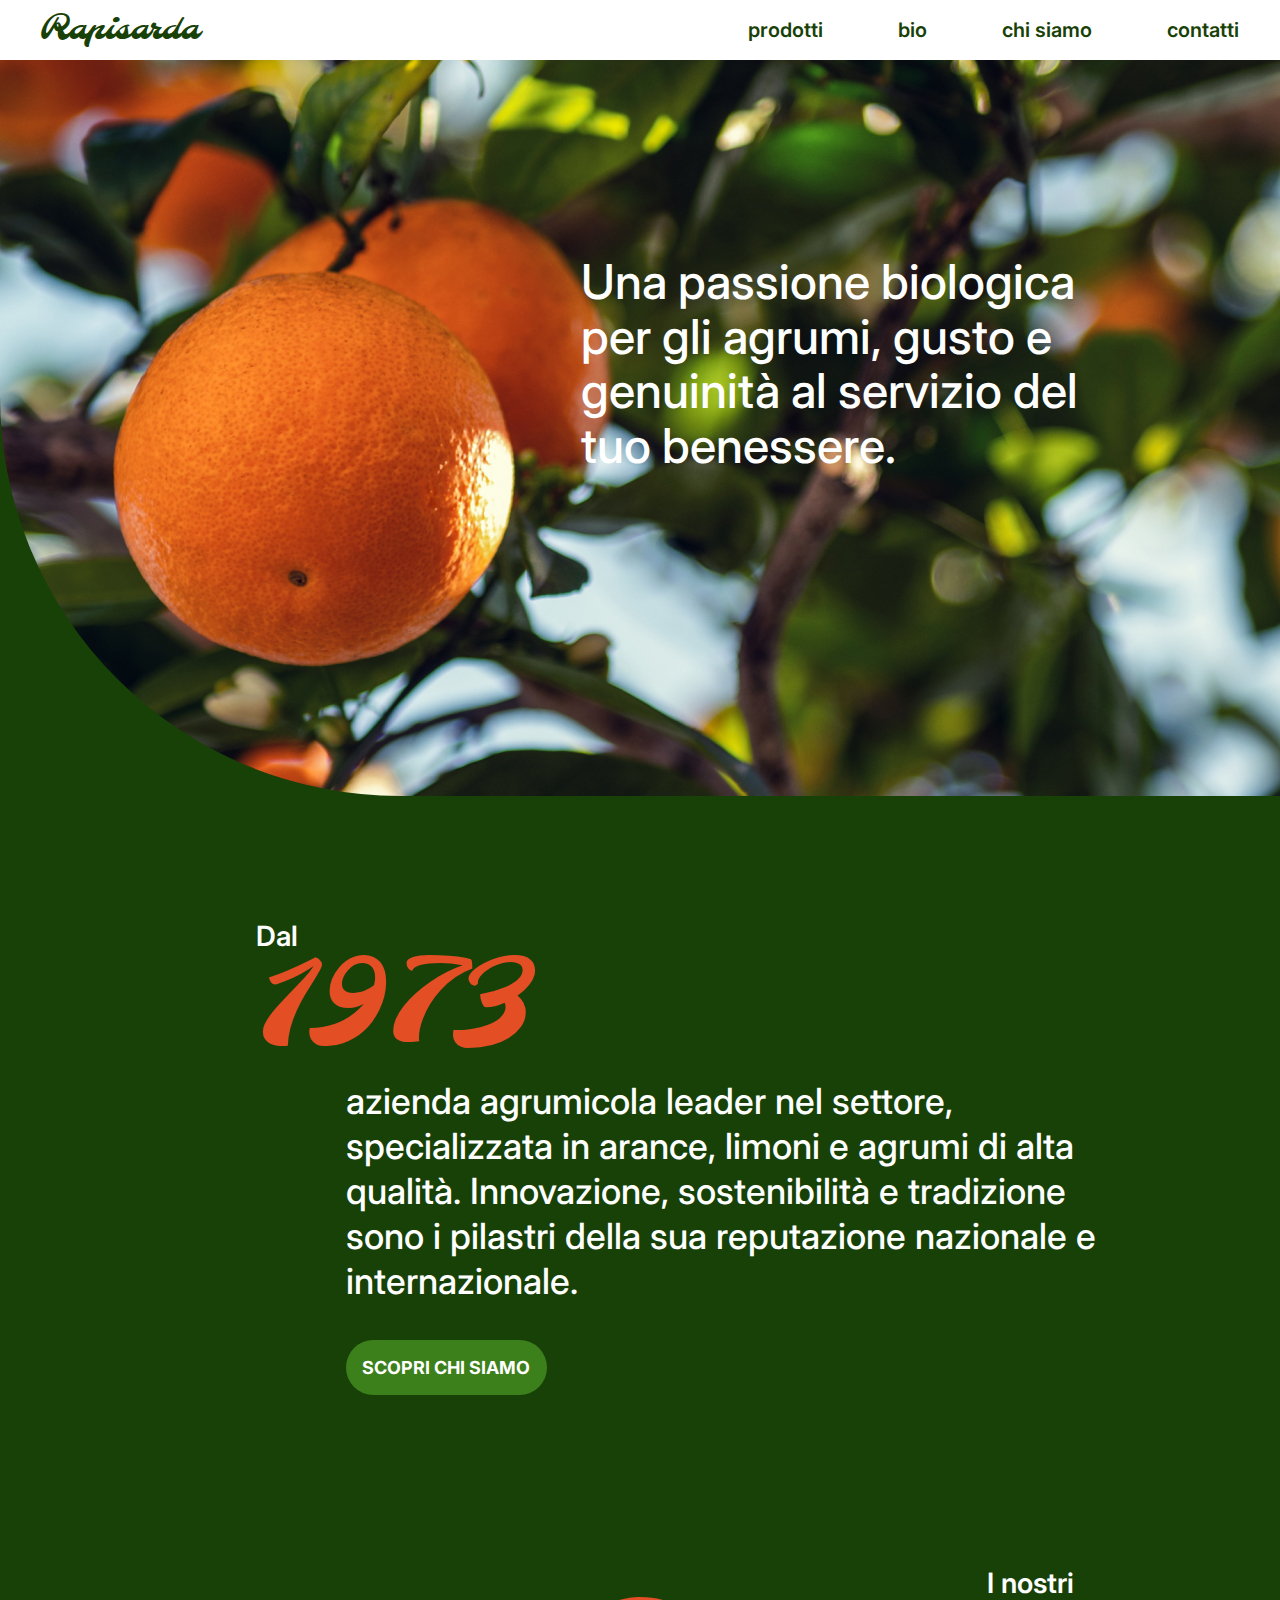
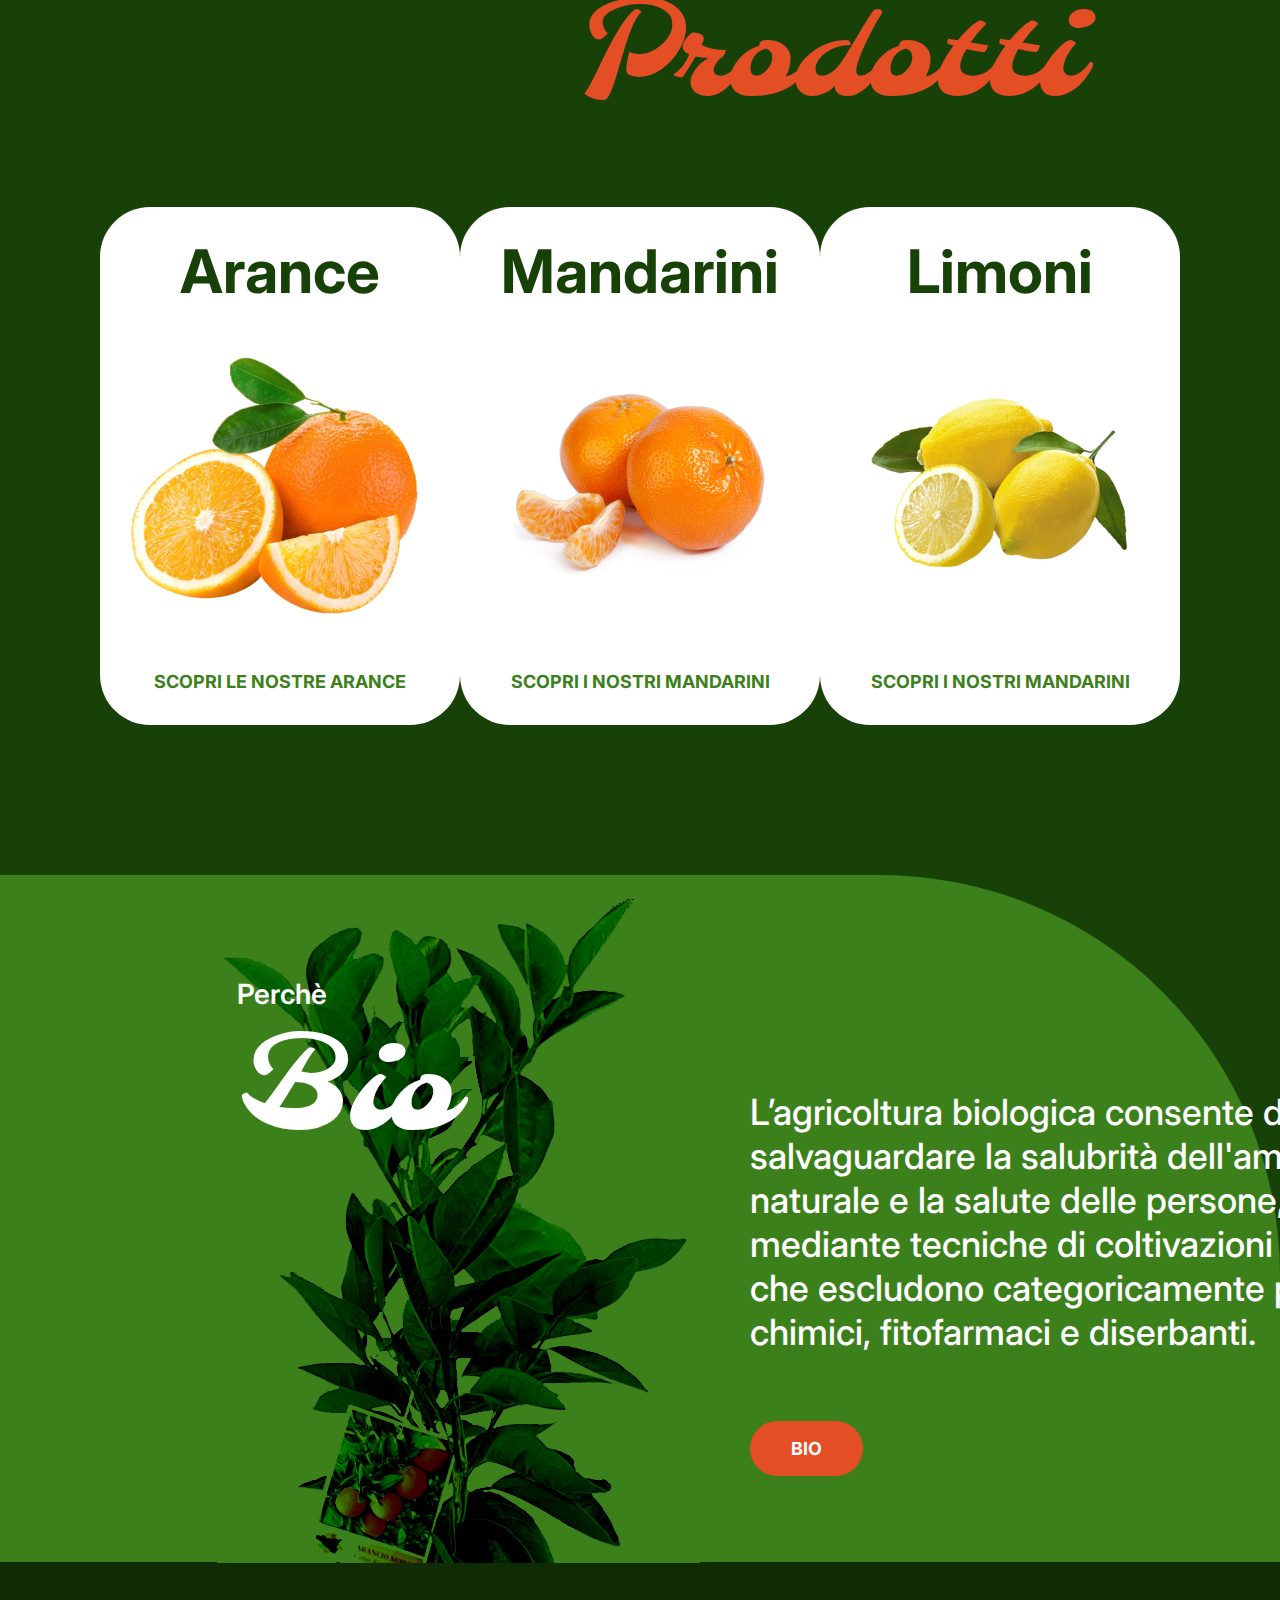
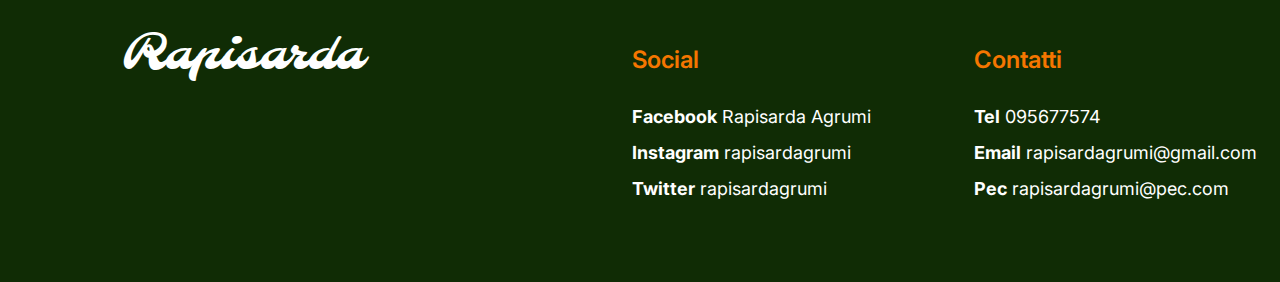
<file: index.html>
<!DOCTYPE html>
<html lang="en">
<head>
    <meta charset="UTF-8">
    <meta http-equiv="X-UA-Compatible" content="IE=edge">
    <meta name="viewport" content="width=device-width, initial-scale=1.0">
    <meta name="author" content="Pietra Rapisarda e Daniele Rapisarda">
    <title>Rapisarda Agrumi</title>
    <link rel="stylesheet" href="css/style.css">
    <link rel="preconnect" href="https://fonts.googleapis.com">
    <link rel="preconnect" href="https://fonts.gstatic.com" crossorigin>
    <link href="https://fonts.googleapis.com/css2?family=Inter:wght@300;400;500;600;700&family=Molle&display=swap" rel="stylesheet">
</head>

<body>
    <header>
        <a href="index.html"><h1>Rapisarda</h1></a>
        <a href="menurespindex.html"> <img src="img/altro/icon.svg" alt=" icona" /></a>
        <nav>
            <div id="menu">
                <ul>
                    <li>
                        <a>prodotti</a>
                        <ul>
                            <li><a href="arance.html">arance</a></li>
                            <li><a href="mandarini.html">mandarini</a></li>
                            <li><a href="limoni.html">limoni</a></li>
                        </ul>
                    </li>
                    <li><a href="bio.html">bio</a></li>
                    <li><a href="chisiamo.html">chi siamo</a></li>
                    <li><a href="contatti.html">contatti</a></li>
                </ul>
            </div>
        </nav>
    </header>

        <div class="card1">
            <img src="img/home/intro.jpg" alt="1"/>
            <p>Una passione biologica per gli agrumi, gusto e genuinità al servizio del tuo benessere.</p>
        </div>

        <div class="card2">
            <h4>Dal</h4>
            <h3>1973</h3>
            <div class="grid">
            <p>azienda agrumicola leader nel settore, specializzata in arance, limoni e agrumi di alta qualità. Innovazione, sostenibilità e tradizione sono i pilastri della sua reputazione nazionale e internazionale.</p>
            <button><a href="chisiamo.html">SCOPRI CHI SIAMO</a></button>
            </div>
        </div>

        <div class="card3">
            <h4>I nostri</h4>
            <h3>Prodotti</h3>
        </div>

        <section class="grid">
           <div class="card">
                <a href="arance.html"><h2>Arance</h2></a>
                <a href="arance.html"><img src="img/home/arance.png" alt="Immagine dell'arancia"></a>
                <button><a href="arance.html">SCOPRI LE NOSTRE ARANCE</a></button>
            </div>
            <div class="card">
                <a href="mandarini.html"><h2>Mandarini</h2></a>
                <a href="mandarini.html"><img src="img/home/mandarini.png" alt="Immagine dei mandarini"></a>
                <button><a href="mandarini.html">SCOPRI I NOSTRI MANDARINI</a></button>
            </div>
            <div class="card">
                <a href="limoni.html"><h2>Limoni</h2></a>
                <a href="limoni.html"><img src="img/home/limoni.png" alt="Immagine dei limoni"></a>
                <button><a href="mandarini.html">SCOPRI I NOSTRI MANDARINI</a></button>
            </div>
        </section>

        <div class="card4">
            <div class="coppia">
            <h4>Perchè</h4>
            <h3>Bio</h3>
        </div>
        <div class="tutto">
            <img src="img/home/pianta.png" alt="pianta">
            <div class="testo">
            <p>L’agricoltura biologica consente di salvaguardare la salubrità dell'ambiente naturale e la salute delle persone, mediante tecniche di coltivazioni naturali che escludono categoricamente prodotti chimici, fitofarmaci e diserbanti.</p>
            <button><a href="bio.html">BIO</a></button>
        </div>
    </div>
        </div>
</body>

<footer>
    <div class="titolofooter">
        <a href="index.html"><h1>Rapisarda</h1></a>
    </div>
    <div class="due">
        <div class="social">
            <h5>Social</h5>
            <ul>
                <li><a href="social"><b>Facebook</b> Rapisarda Agrumi</a></li>
                <li><a href="social"><b>Instagram</b> rapisardagrumi</a></li>
                <li><a href="social"><b>Twitter</b> rapisardagrumi</a></li>
            </ul>
        </div>
        <div class="contatti">
            <h5>Contatti</h5>
            <ul>
                <li><b>Tel</b> 095677574</li>
                <li><b>Email</b> rapisardagrumi@gmail.com</li>
                <li><b>Pec</b> rapisardagrumi@pec.com</li>
            </ul>
        </div>
    </div>
</footer>

</html>
</file>
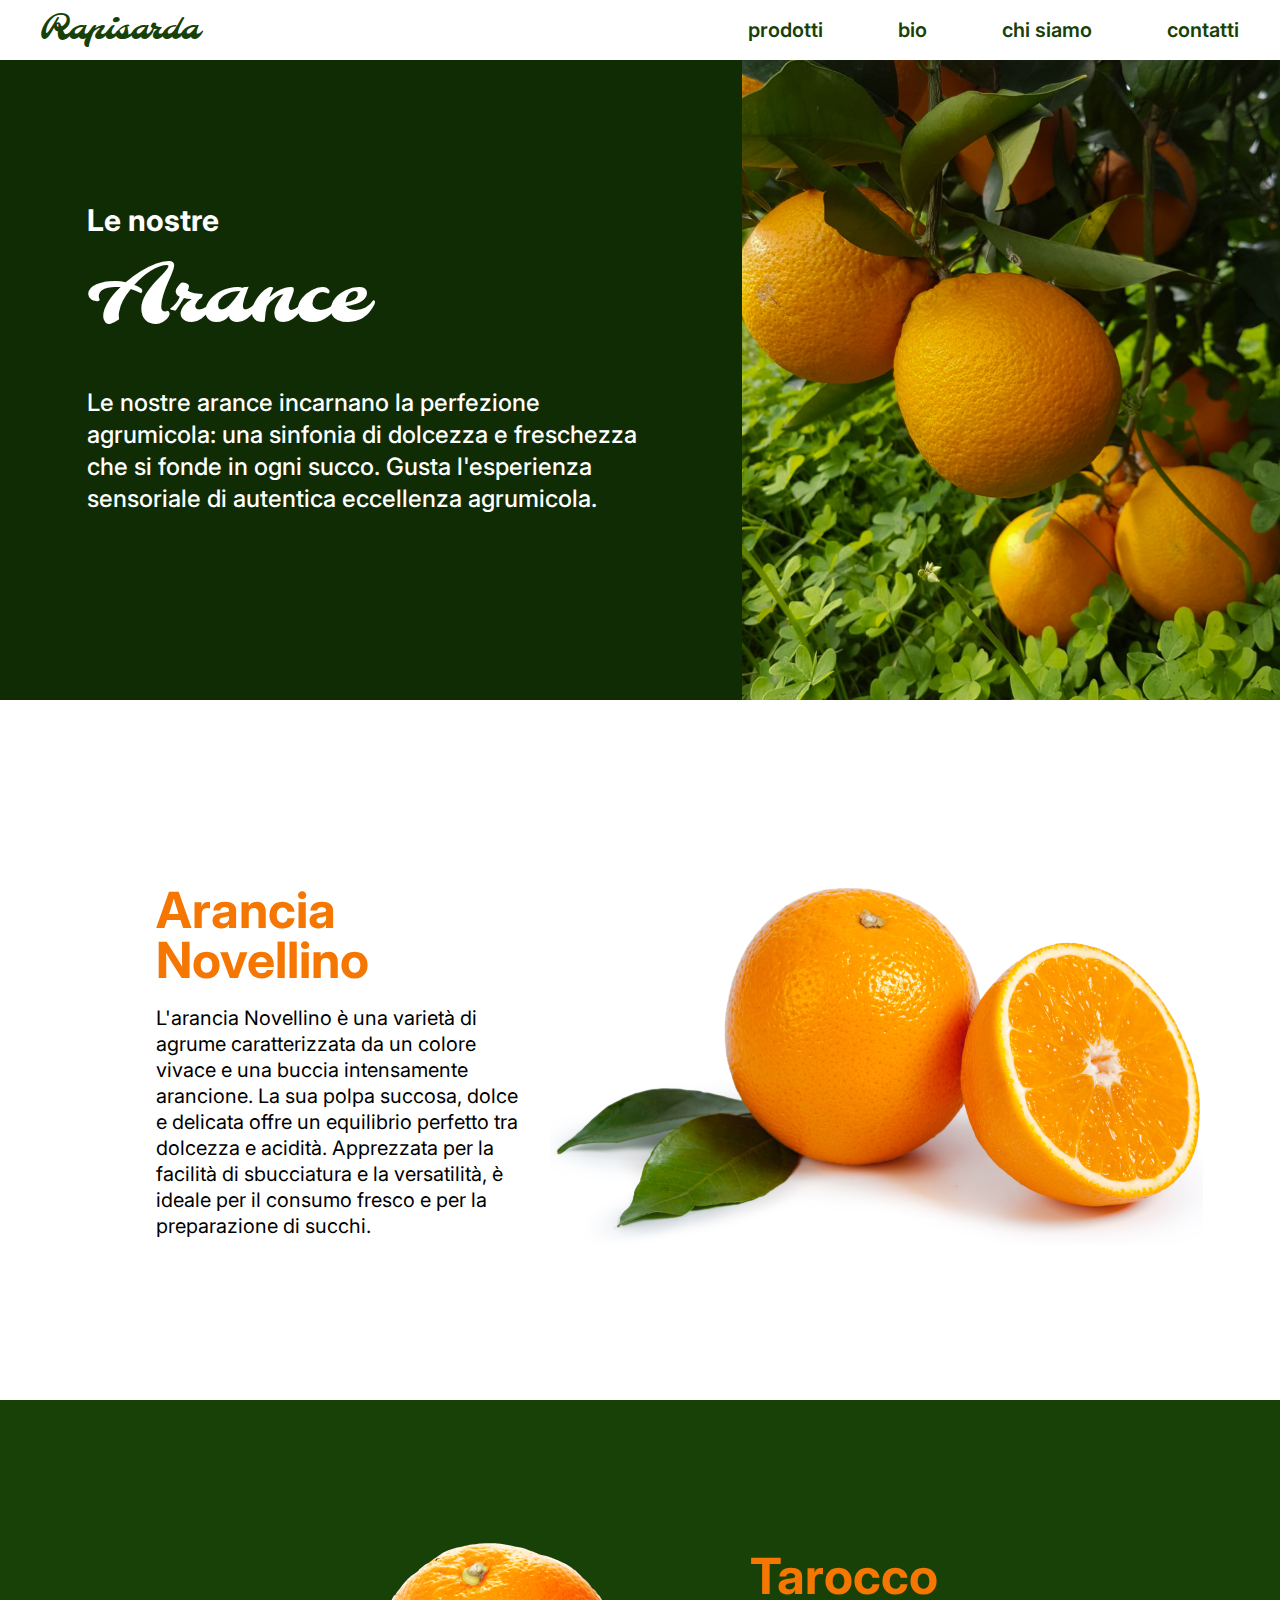
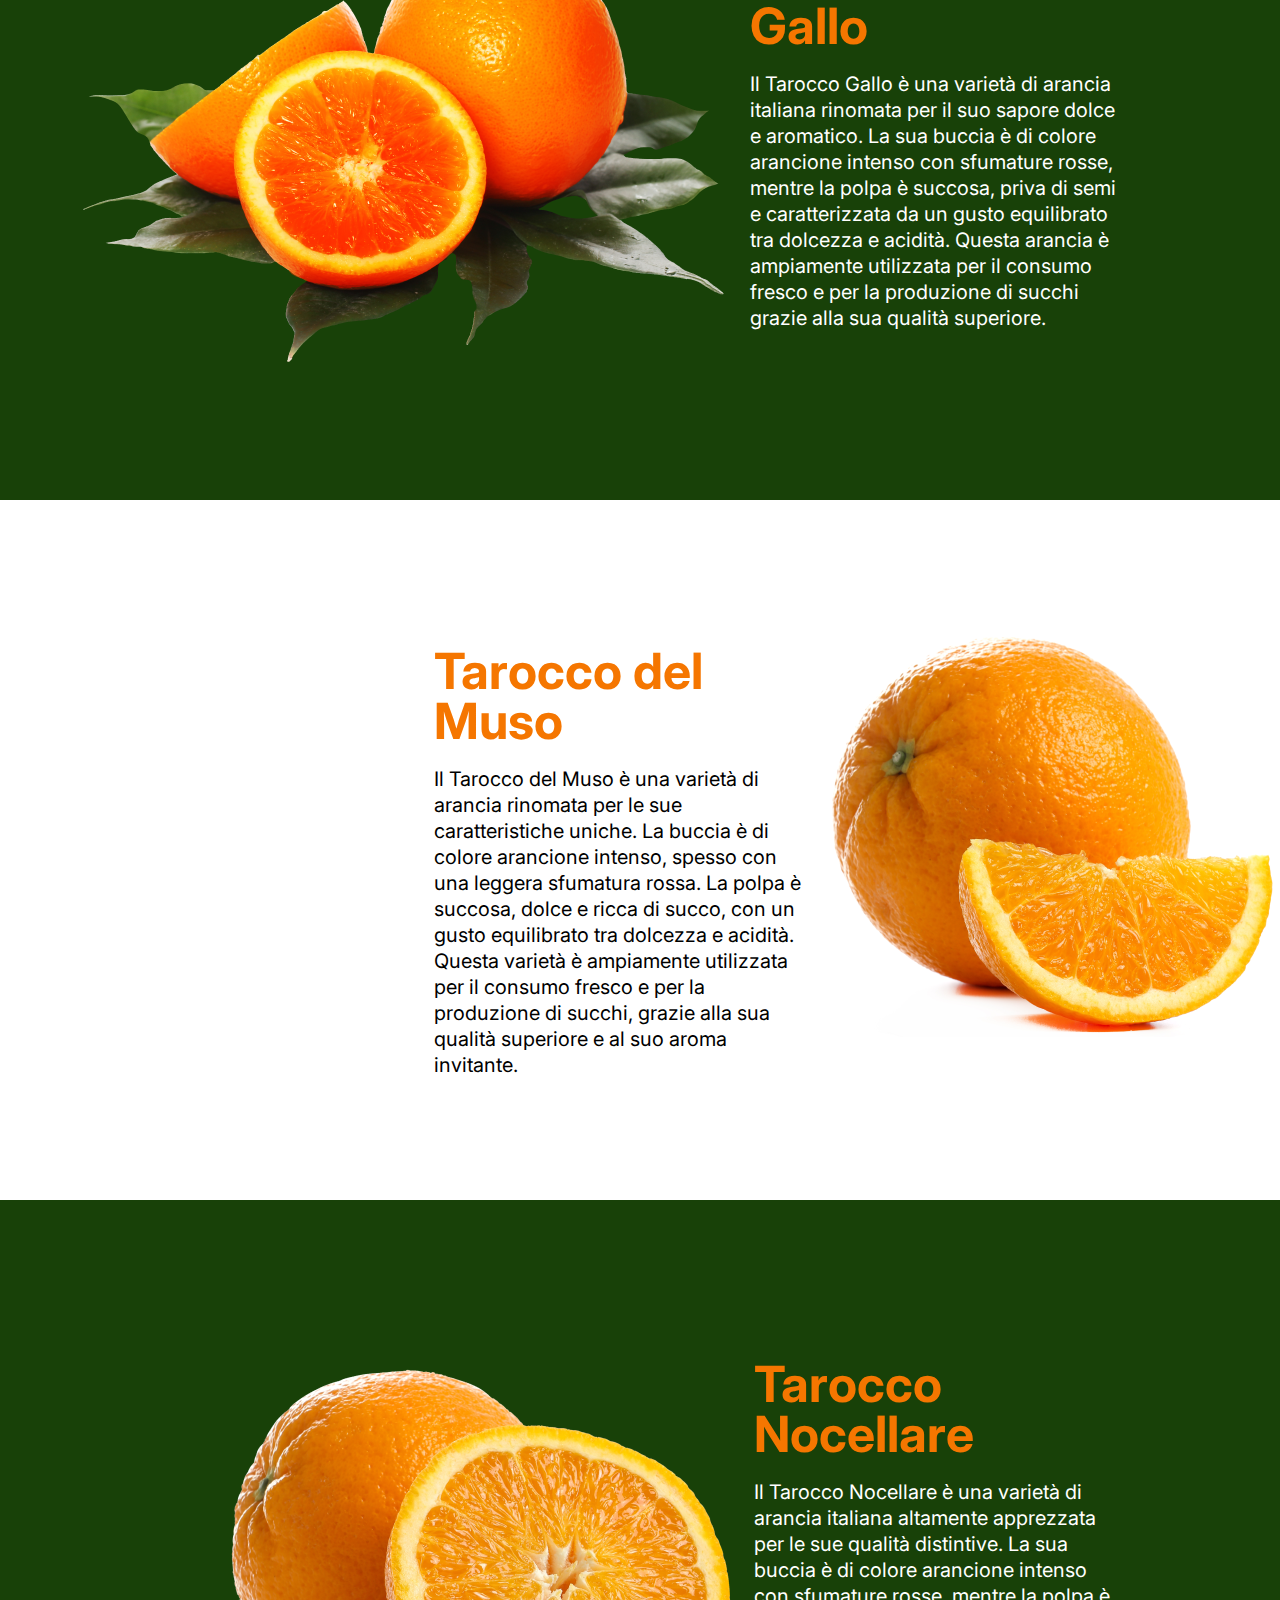
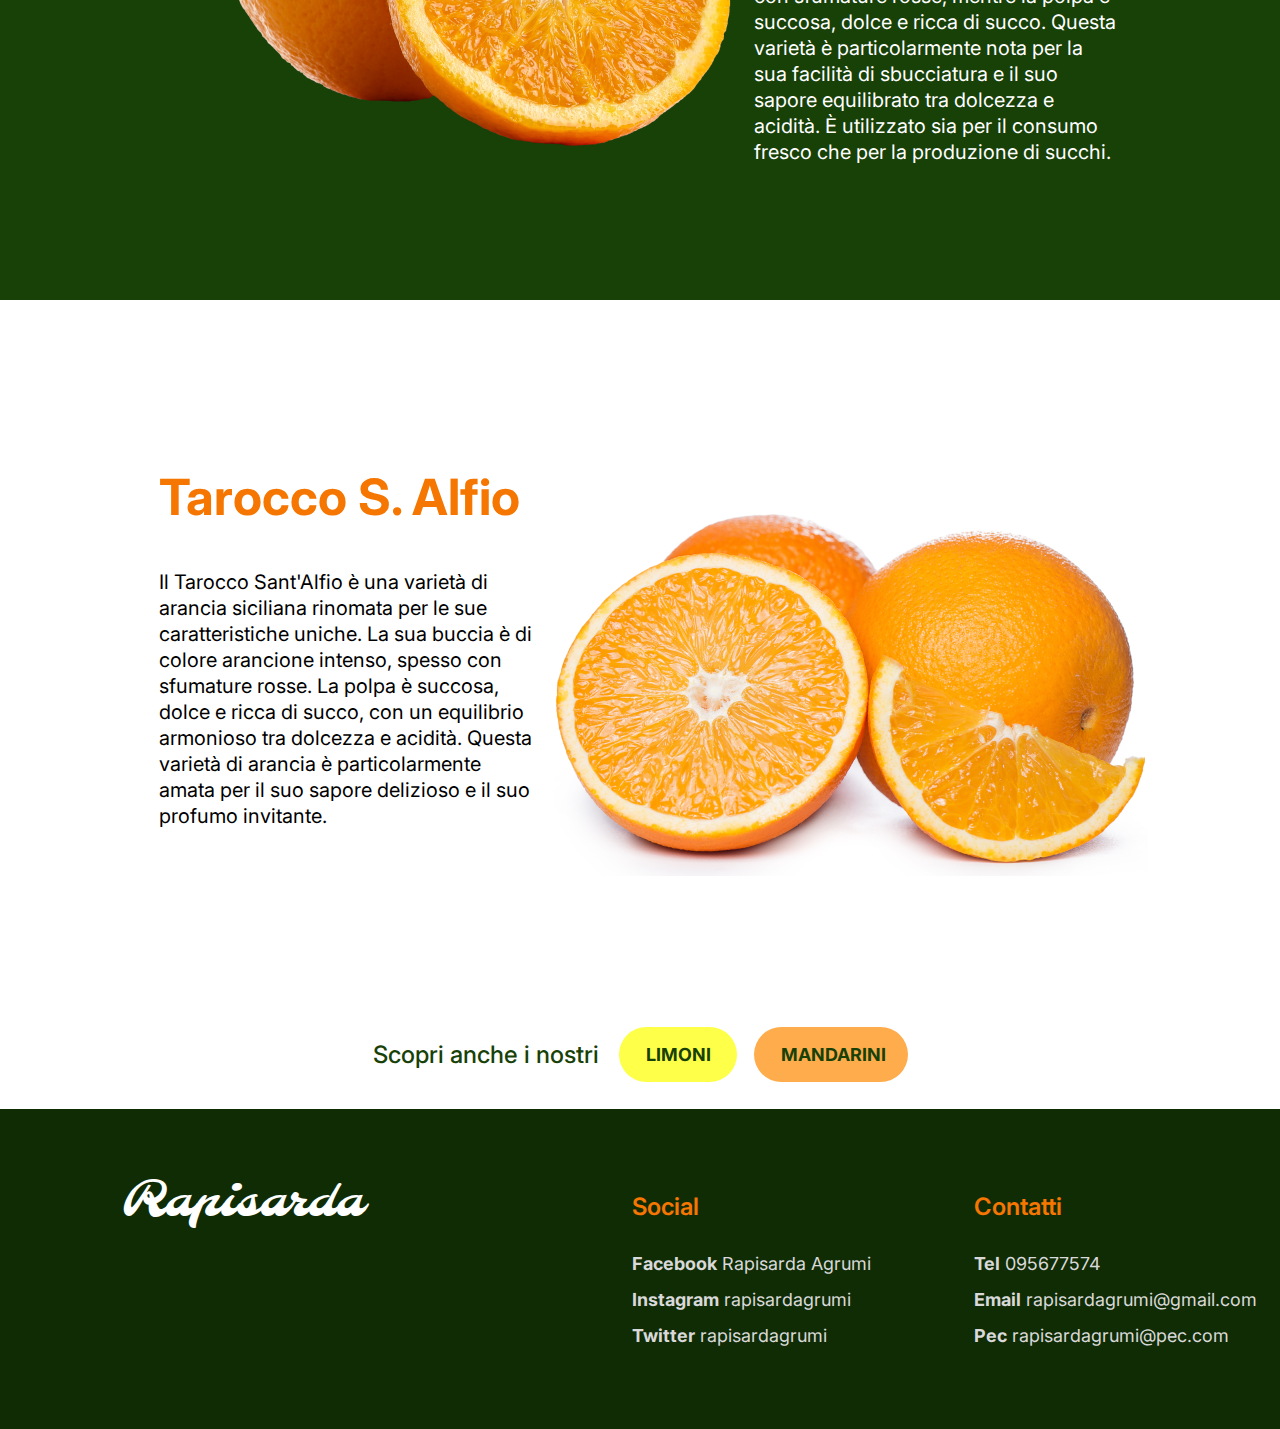
<file: arance.html>
<!DOCTYPE html>
<html lang="en">
<head>
    <meta charset="UTF-8">
    <meta http-equiv="X-UA-Compatible" content="IE=edge">
    <meta name="viewport" content="width=device-width, initial-scale=1.0">
    <meta name="author" content="Pietra Rapisarda e Daniele Rapisarda">
    <title>Rapisarda Agrumi - Arance</title>
    <link rel="stylesheet" href="css/arance.css">
    <link rel="preconnect" href="https://fonts.googleapis.com">
    <link rel="preconnect" href="https://fonts.gstatic.com" crossorigin>
    <link href="https://fonts.googleapis.com/css2?family=Inter:wght@300;400;500;600;700&family=Molle&display=swap" rel="stylesheet">
</head>

<body>
    <header>
        <a href="index.html"><h1>Rapisarda</h1></a>
        <a href="menuresparance.html"> <img src="img/altro/icon.svg" alt=" icona" /></a>
        <nav>
            <div id="menu">
                <ul>
                    <li>
                        <a>prodotti</a>
                        <ul>
                            <li><a href="arance.html">arance</a></li>
                            <li><a href="mandarini.html">mandarini</a></li>
                            <li><a href="limoni.html">limoni</a></li>
                        </ul>
                    </li>
                    <li><a href="bio.html">bio</a></li>
                    <li><a href="chisiamo.html">chi siamo</a></li>
                    <li><a href="contatti.html">contatti</a></li>
                </ul>
            </div>
        </nav>
    </header>

    <div class="card1">
     <div class="testo">
        <h1>Le nostre</h1>
        <h2>Arance</h2>
        <p>Le nostre arance incarnano la perfezione agrumicola: una sinfonia di dolcezza e freschezza che si fonde in ogni succo. Gusta l'esperienza sensoriale di autentica eccellenza agrumicola.</p>
    </div>
        <img src="img/arance/1.jpg" alt="1"/>
    </div>

    <div class="card2">
    <div class="testo2">
        <h2>Arancia Novellino</h2>
        <p>L'arancia Novellino è una varietà di agrume caratterizzata da un colore vivace e una buccia intensamente arancione. La sua polpa succosa, dolce e delicata offre un equilibrio perfetto tra dolcezza e acidità. Apprezzata per la facilità di sbucciatura e la versatilità, è ideale per il consumo fresco e per la preparazione di succhi.</p>
    </div>
        <img src="img/arance/2.png" alt="2"/>
    </div>

    <div class="card3">
        <img src="img/arance/3.png" alt="3"/>
     <div class="testo3">
        <h2>Tarocco Gallo</h2>
        <p>Il Tarocco Gallo è una varietà di arancia italiana rinomata per il suo sapore dolce e aromatico. La sua buccia è di colore arancione intenso con sfumature rosse, mentre la polpa è succosa, priva di semi e caratterizzata da un gusto equilibrato tra dolcezza e acidità. Questa arancia è ampiamente utilizzata per il consumo fresco e per la produzione di succhi grazie alla sua qualità superiore.</p>
    </div>
    </div>

    <div class="card4">
        <div class="testo4">
        <h2>Tarocco del Muso</h2>
        <p>Il Tarocco del Muso è una varietà di arancia rinomata per le sue caratteristiche uniche. La buccia è di colore arancione intenso, spesso con una leggera sfumatura rossa. La polpa è succosa, dolce e ricca di succo, con un gusto equilibrato tra dolcezza e acidità. Questa varietà è ampiamente utilizzata per il consumo fresco e per la produzione di succhi, grazie alla sua qualità superiore e al suo aroma invitante.</p>
        </div>
        <img src="img/arance/4.png" alt="4"/>
    </div>

    <div class="card5">
        <img src="img/arance/5.png" alt="5"/>
     <div class="testo5">
        <h2>Tarocco Nocellare</h2>
        <p> Il Tarocco Nocellare è una varietà di arancia italiana altamente apprezzata per le sue qualità distintive. La sua buccia è di colore arancione intenso con sfumature rosse, mentre la polpa è succosa, dolce e ricca di succo. Questa varietà è particolarmente nota per la sua facilità di sbucciatura e il suo sapore equilibrato tra dolcezza e acidità. È utilizzato sia per il consumo fresco che per la produzione di succhi.</p>
    </div>
    </div>

    <div class="card6">
        <div class="testo6">
        <h2>Tarocco S. Alfio</h2>
        <p>Il Tarocco Sant'Alfio è una varietà di arancia siciliana rinomata per le sue caratteristiche uniche. La sua buccia è di colore arancione intenso, spesso con sfumature rosse. La polpa è succosa, dolce e ricca di succo, con un equilibrio armonioso tra dolcezza e acidità. Questa varietà di arancia è particolarmente amata per il suo sapore delizioso e il suo profumo invitante.</p>
        </div>
        <img src="img/arance/6.png" alt="6"/>
    </div>

    <div class="card7">
        <h5>Scopri anche i nostri</h5>
        <div class="duebottoni">
        <button id="b1"><a href="limoni.html" class="limoni">LIMONI</a></button>
        <button id="b2"><a href="mandarini.html" class="mandarini">MANDARINI</a></button>
    </div>
    </div>
</body>

<footer>
    <div class="titolofooter">
        <a href="index.html"><h1>Rapisarda</h1></a>
    </div>
    <div class="due">
        <div class="social">
            <h5>Social</h5>
            <ul>
                <li><a href="social"><b>Facebook</b> Rapisarda Agrumi</a></li>
                <li><a href="social"><b>Instagram</b> rapisardagrumi</a></li>
                <li><a href="social"><b>Twitter</b> rapisardagrumi</a></li>

            </ul>
        </div>
        <div class="contatti">
            <h5>Contatti</h5>
            <ul>
                <li><b>Tel</b> 095677574</li>
                <li><b>Email</b> rapisardagrumi@gmail.com</li>
                <li><b>Pec</b> rapisardagrumi@pec.com</li>
            </ul>
        </div>
    </div>
</footer>

</html>
</file>
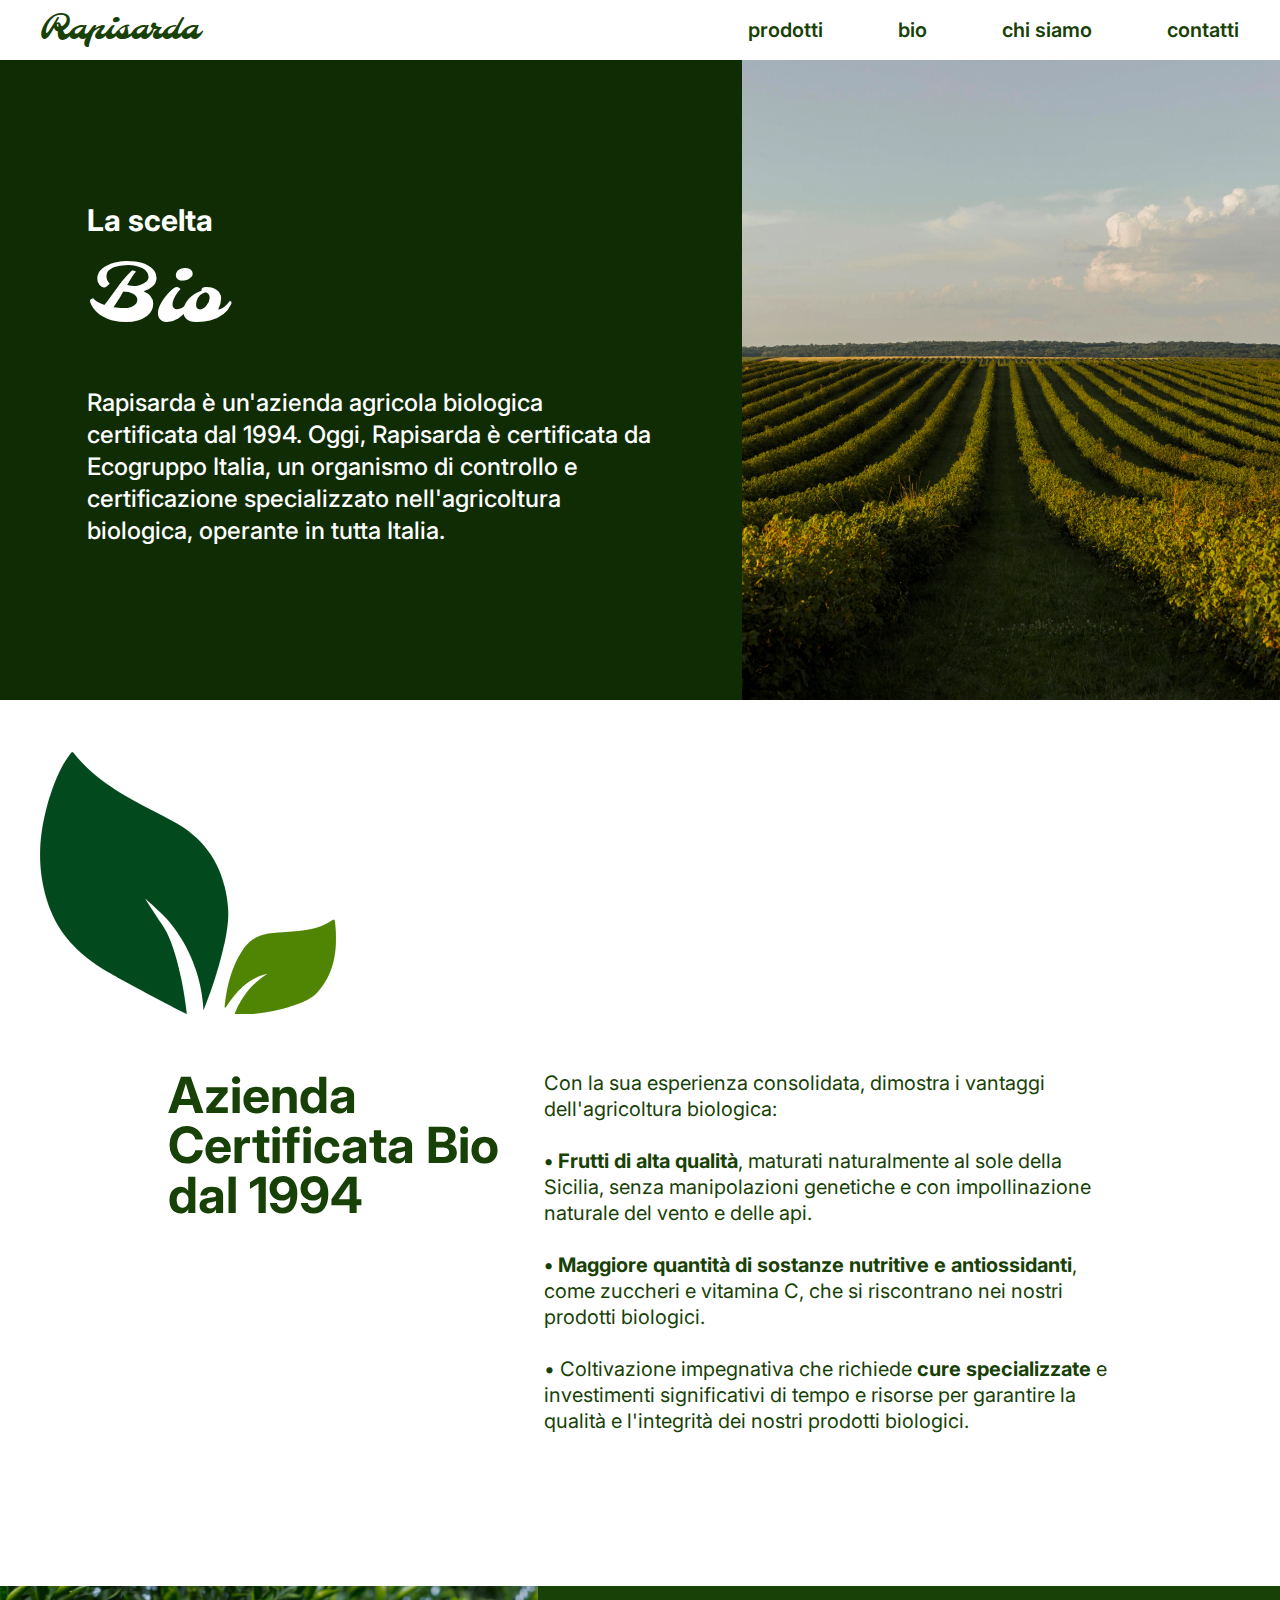
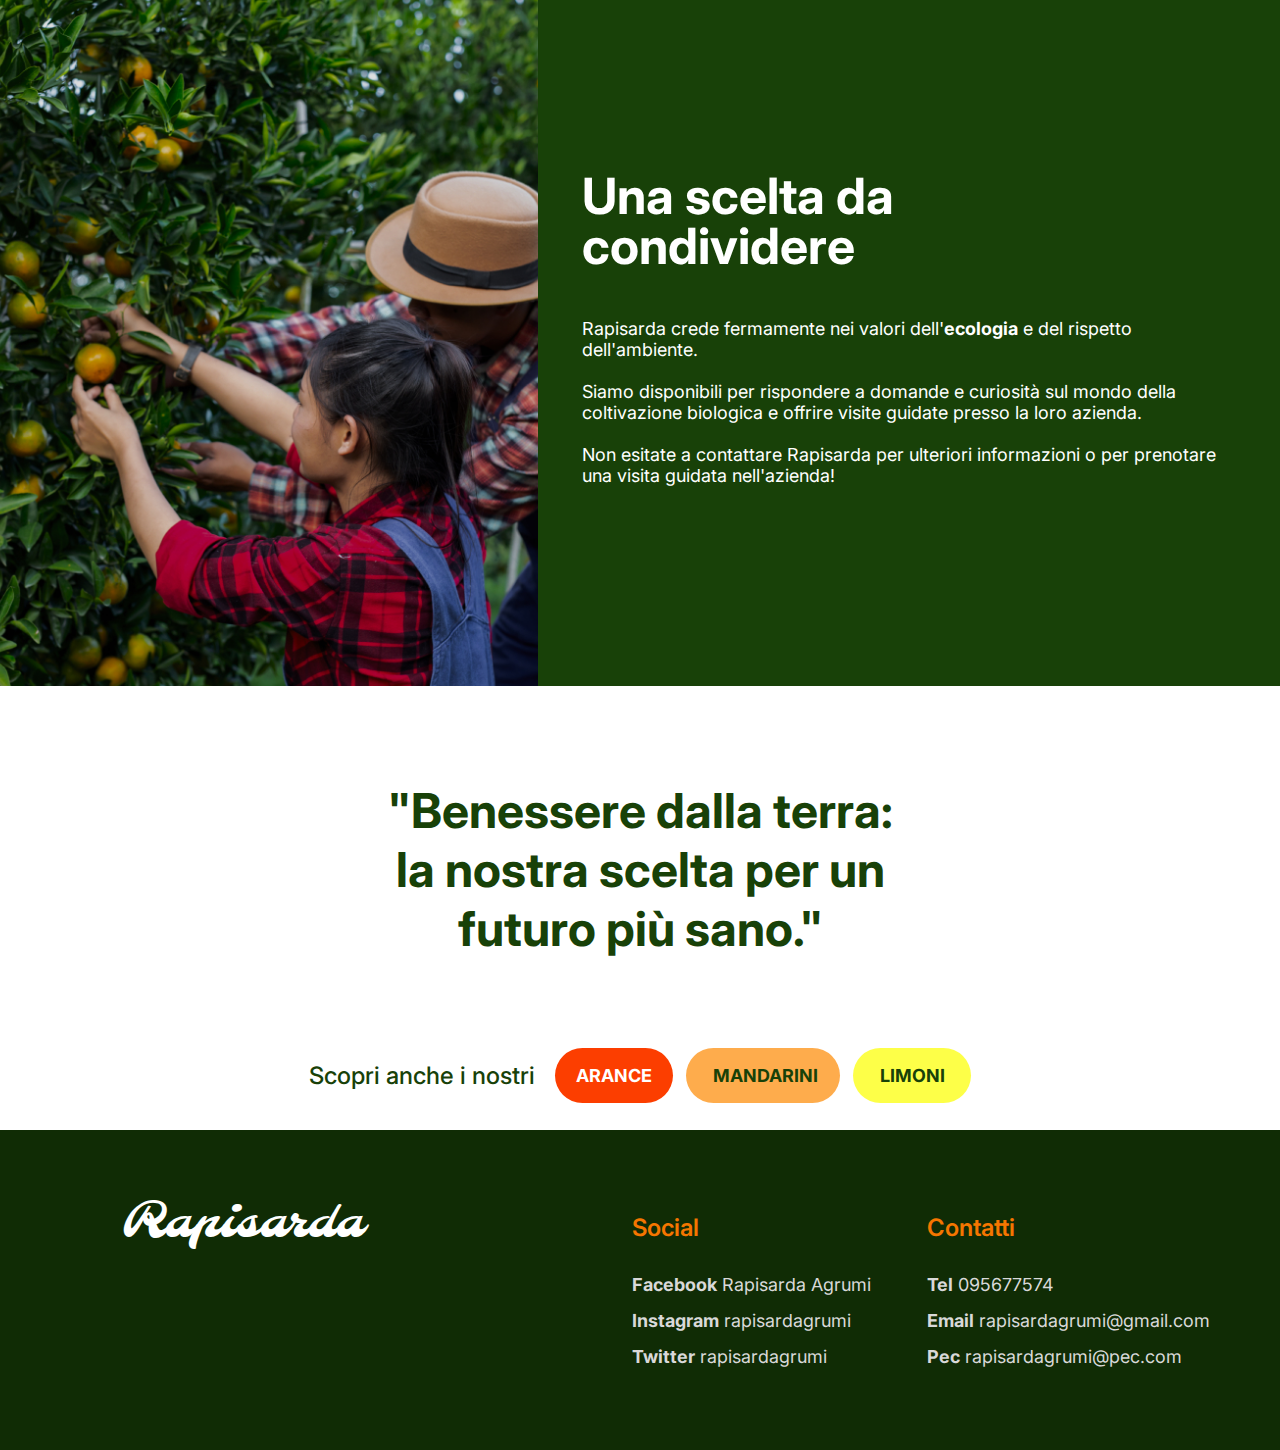
<file: bio.html>
<!DOCTYPE html>
<html lang="en">
<head>
    <meta charset="UTF-8">
    <meta http-equiv="X-UA-Compatible" content="IE=edge">
    <meta name="viewport" content="width=device-width, initial-scale=1.0">
    <meta name="author" content="Pietra Rapisarda e Daniele Rapisarda">
    <title>Rapisarda Agrumi - Bio</title>
    <link rel="stylesheet" href="css/bio.css">
    <link rel="preconnect" href="https://fonts.googleapis.com">
    <link rel="preconnect" href="https://fonts.gstatic.com" crossorigin>
    <link href="https://fonts.googleapis.com/css2?family=Inter:wght@300;400;500;600;700&family=Molle&display=swap" rel="stylesheet">
</head>

<body>
    <header>
        <a href="index.html"><h1>Rapisarda</h1></a>
        <a href="menurespbio.html"> <img src="img/altro/icon.svg" alt=" icona" /></a>
        <nav>
            <div id="menu">
                <ul>
                    <li>
                        <a>prodotti</a>
                        <ul>
                            <li><a href="arance.html">arance</a></li>
                            <li><a href="mandarini.html">mandarini</a></li>
                            <li><a href="limoni.html">limoni</a></li>
                        </ul>
                    </li>
                    <li><a href="bio.html">bio</a></li>
                    <li><a href="chisiamo.html">chi siamo</a></li>
                    <li><a href="contatti.html">contatti</a></li>
                </ul>
            </div>
        </nav>
    </header>

    <div class="card1">
        <div class="testo">
        <h1>La scelta</h1>
            <h2>Bio</h2>
        <p>Rapisarda è un'azienda agricola biologica certificata dal 1994. Oggi, Rapisarda è certificata da Ecogruppo Italia, un organismo di controllo e certificazione specializzato nell'agricoltura biologica, operante in tutta Italia. </p>
        </div>
        <img src="img/bio/1.jpg" alt="1"/>
    </div>

    <div class="card2">
        <img src="img/bio/2.png" alt="2"/>
            <div class="testo9">
                <h2>Azienda Certificata Bio dal 1994</h2>
                <div class="paragrafo">
                <p1>Con la sua esperienza consolidata, dimostra i vantaggi dell'agricoltura biologica: </p1> <p2><b>• Frutti di alta qualità</b>, maturati naturalmente al sole della Sicilia, senza manipolazioni genetiche e con impollinazione naturale del vento e delle api.</p2><b3><b>• Maggiore quantità di sostanze nutritive e antiossidanti</b>, come zuccheri e vitamina C, che si riscontrano nei nostri prodotti biologici.</b3><b4>• Coltivazione impegnativa che richiede <b>cure specializzate</b> e investimenti significativi di tempo e risorse per garantire la qualità e l'integrità dei nostri prodotti biologici.</b4>
            </div>
        </div>
    </div>

    <div class="card3">
        <img src="img/bio/3.jpg" alt="3"/>
        <div class="testo3">
        <h2>Una scelta da condividere</h2>
        <p>Rapisarda crede fermamente nei valori dell'<b>ecologia</b> e del rispetto dell'ambiente. <br><br>Siamo disponibili per rispondere a domande e curiosità sul mondo della coltivazione biologica e offrire visite guidate presso la loro azienda. <br><br>Non esitate a contattare Rapisarda per ulteriori informazioni o per prenotare una visita guidata nell'azienda!</p>
        </div>
    </div>

    <div class="card4">
        <p>"Benessere dalla terra: la nostra scelta per un futuro più sano."</p>
    </div>

    <div class="card5">
        <h5>Scopri anche i nostri</h5>
        <button id="b1"><a href="arance.html" class="arance">ARANCE</a></button>
        <button id="b2"><a href="mandarini.html" class="mandarini">MANDARINI</a></button>
        <button id="b3"><a href="limoni.html" class="limoni">LIMONI</a></button>
    </div>
</body>

<footer>
    <div class="titolofooter">
        <a href="index.html"><h1>Rapisarda</h1></a>
    </div>
    <div class="due">
        <div class="social">
            <h5>Social</h5>
            <ul>
                <li><a href="social"><b>Facebook</b> Rapisarda Agrumi</a></li>
                <li><a href="social"><b>Instagram</b> rapisardagrumi</a></li>
                <li><a href="social"><b>Twitter</b> rapisardagrumi</a></li>

            </ul>
        </div>
        <div class="contatti">
            <h5>Contatti</h5>
            <ul>
                <li><b>Tel</b> 095677574</li>
                <li><b>Email</b> rapisardagrumi@gmail.com</li>
                <li><b>Pec</b> rapisardagrumi@pec.com</li>
            </ul>
        </div>
    </div>
</footer>

</html>
</file>
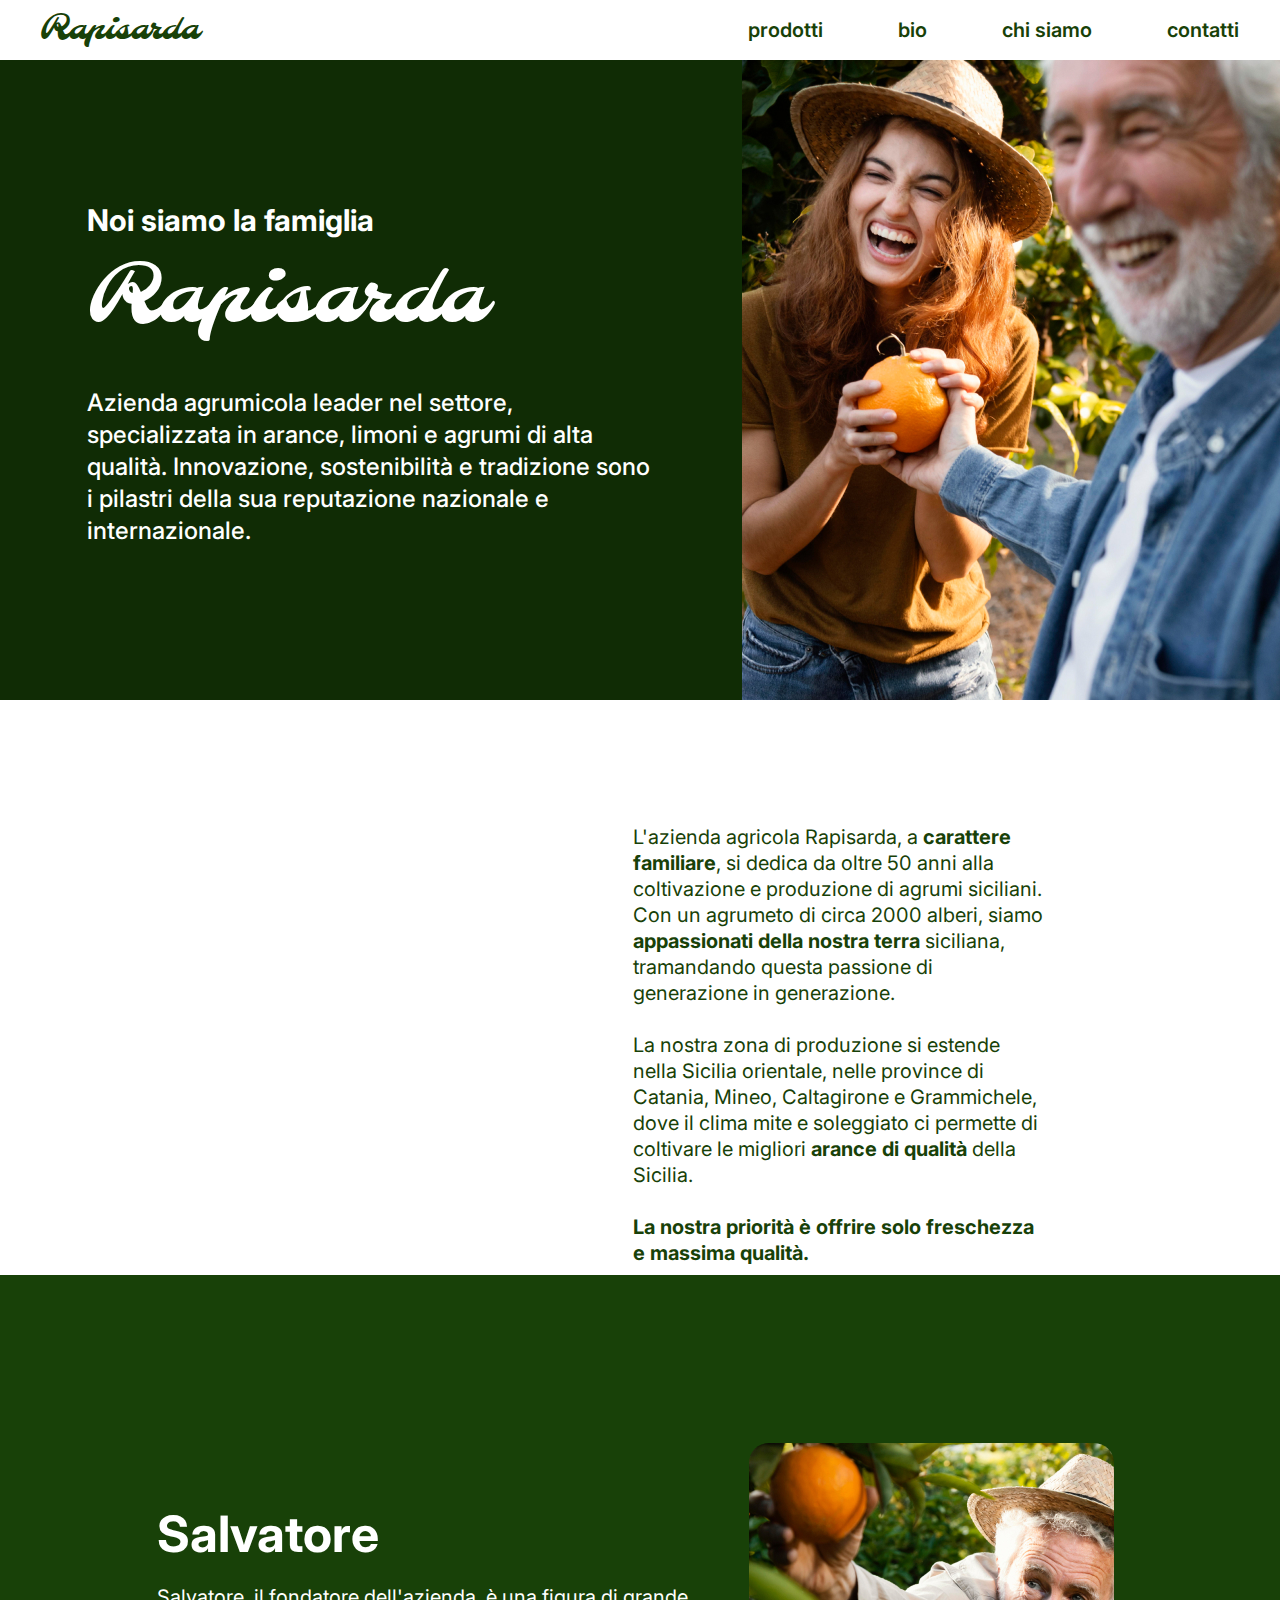
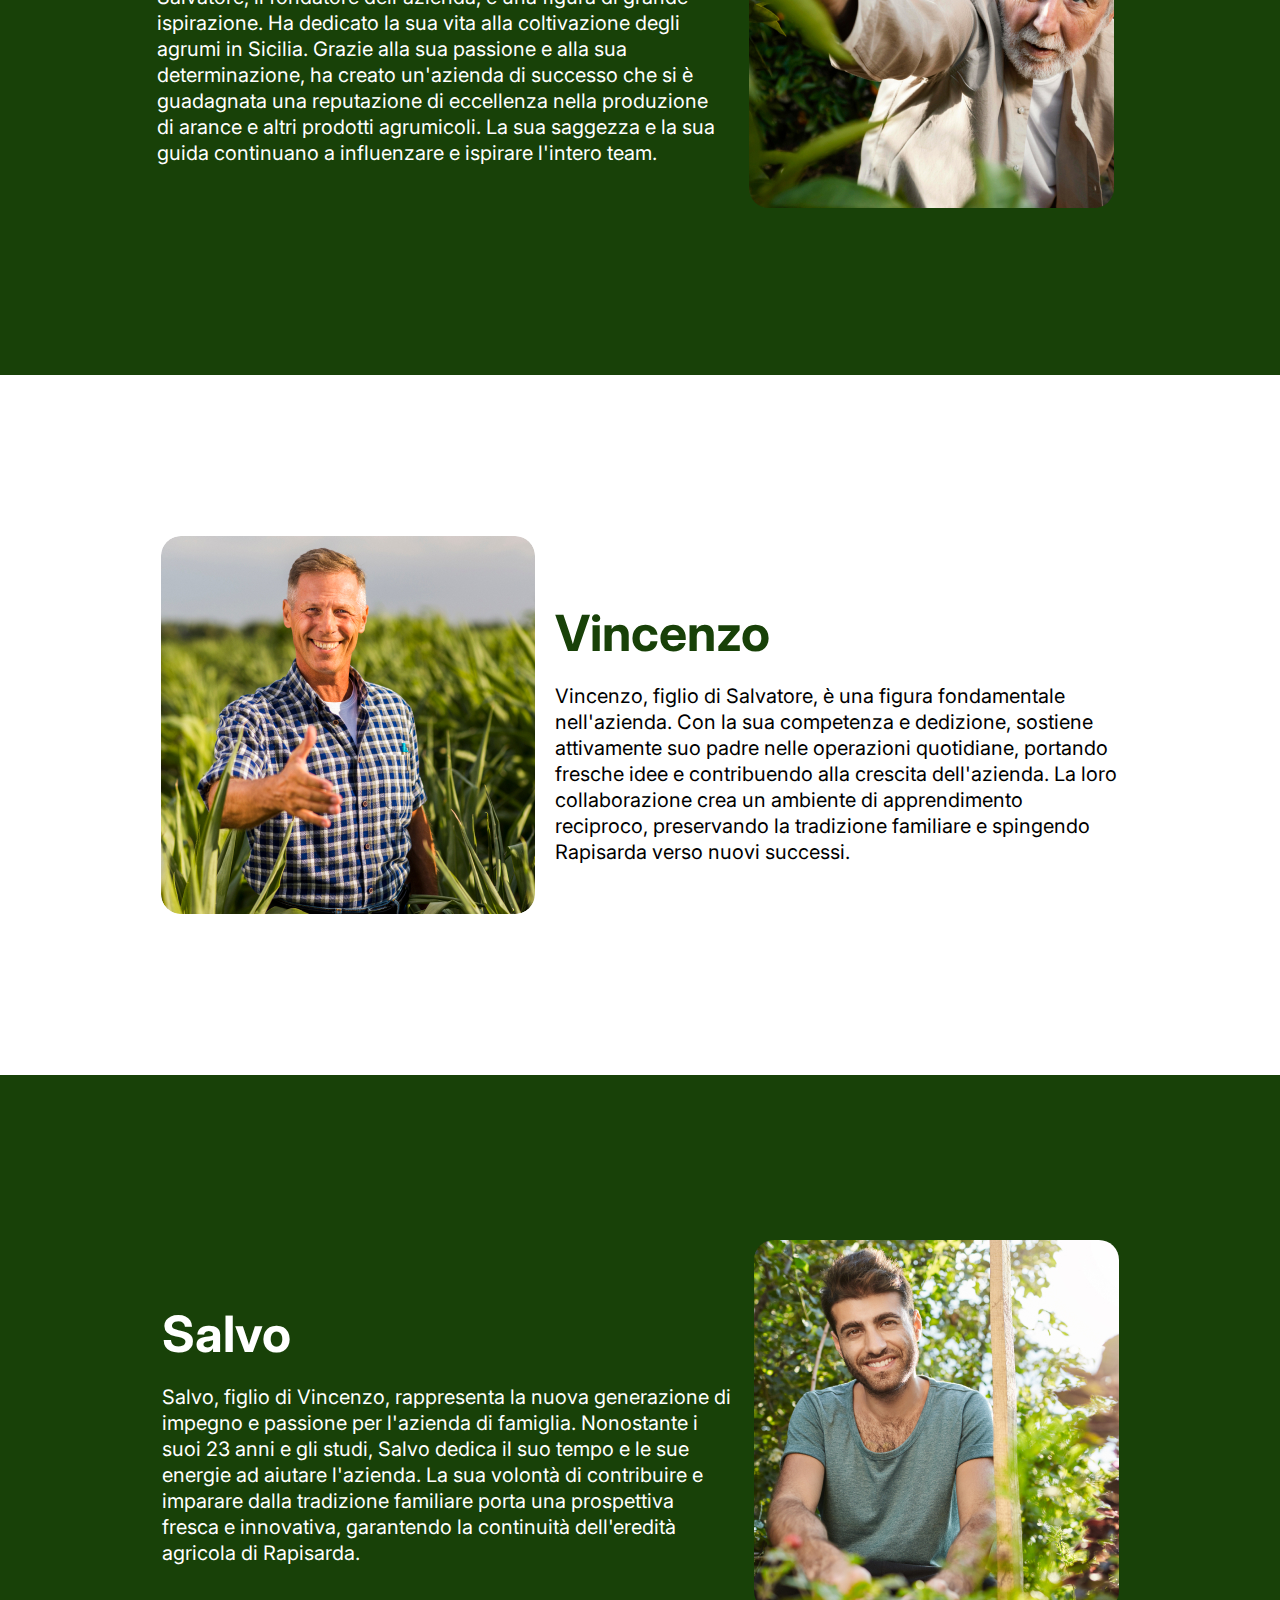
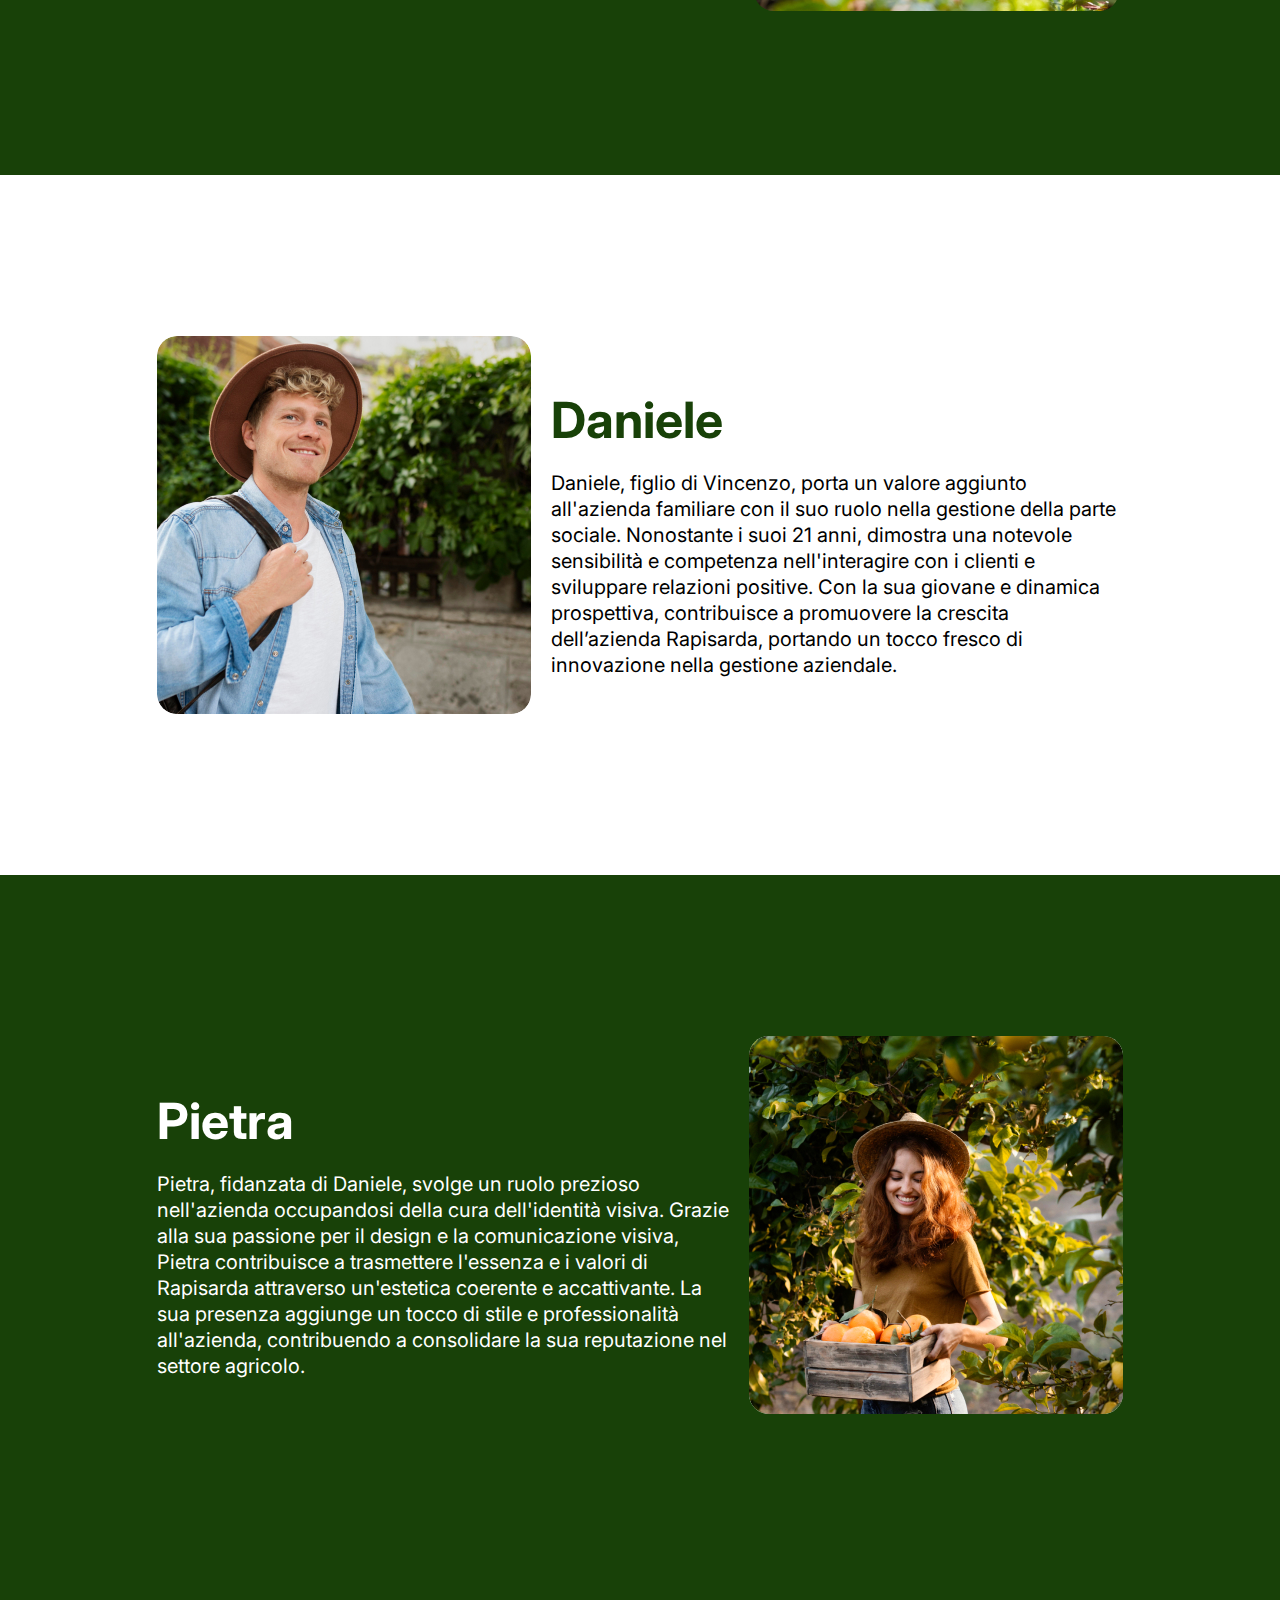
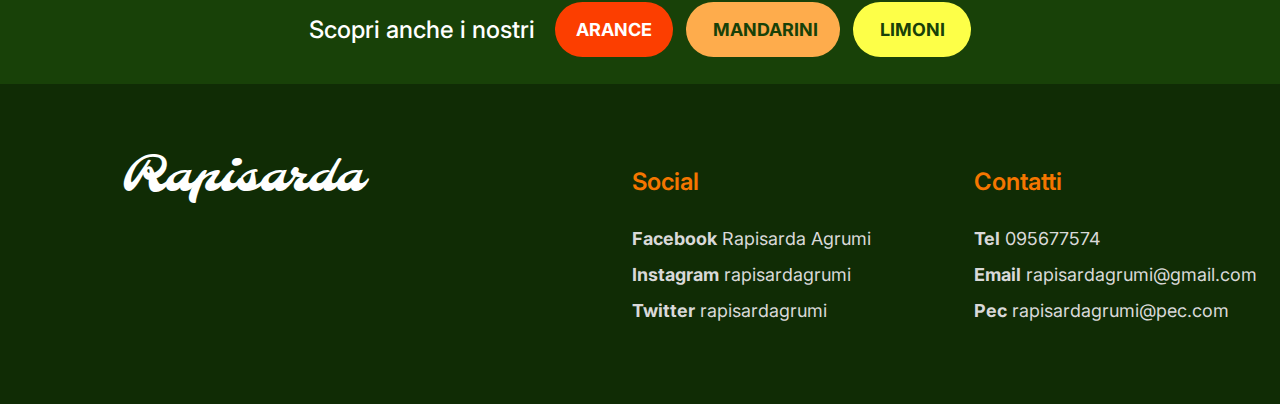
<file: chisiamo.html>
<!DOCTYPE html>
<html lang="en">
<head>
    <meta charset="UTF-8">
    <meta http-equiv="X-UA-Compatible" content="IE=edge">
    <meta name="viewport" content="width=device-width, initial-scale=1.0">
    <meta name="author" content="Pietra Rapisarda e Daniele Rapisarda">
    <title>Rapisarda Agrumi - Chi Siamo</title>
    <link rel="stylesheet" href="css/chisiamo.css">
    <link rel="preconnect" href="https://fonts.googleapis.com">
    <link rel="preconnect" href="https://fonts.gstatic.com" crossorigin>
    <link href="https://fonts.googleapis.com/css2?family=Inter:wght@300;400;500;600;700&family=Molle&display=swap" rel="stylesheet">
</head>

<body>
    <header>
        <a href="index.html"><h1>Rapisarda</h1></a>
        <a href="menurespchisiamo.html"> <img src="img/altro/icon.svg" alt=" icona" /></a>
        <nav>
            <div id="menu">
                <ul>
                    <li>
                        <a>prodotti</a>
                        <ul>
                            <li><a href="arance.html">arance</a></li>
                            <li><a href="mandarini.html">mandarini</a></li>
                            <li><a href="limoni.html">limoni</a></li>
                        </ul>
                    </li>
                    <li><a href="bio.html">bio</a></li>
                    <li><a href="chisiamo.html">chi siamo</a></li>
                    <li><a href="contatti.html">contatti</a></li>
                </ul>
            </div>
        </nav>
    </header>

    <div class="card1">
        <div class="testo">
        <h1>Noi siamo la famiglia</h1>
        <h2>Rapisarda</h2>
        <p>Azienda agrumicola leader nel settore, specializzata in arance, limoni e agrumi di alta qualità. Innovazione, sostenibilità e tradizione sono i pilastri della sua reputazione nazionale e internazionale.</p>
        </div>
        <img src="img/chi siamo/chi siamo.jpg" alt="1"/>
    </div>

    <div class="card2">
        <p>L'azienda agricola Rapisarda, a <b>carattere familiare</b>, si dedica da oltre 50 anni alla coltivazione e produzione di agrumi siciliani. Con un agrumeto di circa 2000 alberi, siamo <b>appassionati della nostra terra</b> siciliana, tramandando questa passione di generazione in generazione. <br><br>La nostra zona di produzione si estende nella Sicilia orientale, nelle province di Catania, Mineo, Caltagirone e Grammichele, dove il clima mite e soleggiato ci permette di coltivare le migliori <b>arance di qualità</b> della Sicilia.<br><br><b>La nostra priorità è offrire solo freschezza e massima qualità.</b></p>
    </div>

    <div class="card3">
        <div class="testo3">
        <h2>Salvatore</h2>
        <p>Salvatore, il fondatore dell'azienda, è una figura di grande ispirazione. Ha dedicato la sua vita alla coltivazione degli agrumi in Sicilia. Grazie alla sua passione e alla sua determinazione, ha creato un'azienda di successo che si è guadagnata una reputazione di eccellenza nella produzione di arance e altri prodotti agrumicoli. La sua saggezza e la sua guida continuano a influenzare e ispirare l'intero team.</p>
        </div>
        <img src="img/chi siamo/salvatore.jpg" alt="3"/>
    </div>

    <div class="card4">
        <img src="img/chi siamo/vincenzo.jpg" alt="4"/>
        <div class="testo4">
        <h2>Vincenzo</h2>
        <p>Vincenzo, figlio di Salvatore, è una figura fondamentale nell'azienda. Con la sua competenza e dedizione, sostiene attivamente suo padre nelle operazioni quotidiane, portando fresche idee e contribuendo alla crescita dell'azienda. La loro collaborazione crea un ambiente di apprendimento reciproco, preservando la tradizione familiare e spingendo Rapisarda verso nuovi successi.</p>
        </div>
    </div>

    <div class="card5">
        <div class="testo5">
        <h2>Salvo</h2>
        <p>Salvo, figlio di Vincenzo, rappresenta la nuova generazione di impegno e passione per l'azienda di famiglia. Nonostante i suoi 23 anni e gli studi, Salvo dedica il suo tempo e le sue energie ad aiutare l'azienda. La sua volontà di contribuire e imparare dalla tradizione familiare porta una prospettiva fresca e innovativa, garantendo la continuità dell'eredità agricola di Rapisarda.</p>
        </div>
        <img src="img/chi siamo/salvo.jpg" alt="5"/>
    </div>

    <div class="card6">
        <img src="img/chi siamo/daniele.jpg" alt="6"/>
        <div class="testo6">
        <h2>Daniele</h2>
        <p>Daniele, figlio di Vincenzo, porta un valore aggiunto all'azienda familiare con il suo ruolo nella gestione della parte sociale. Nonostante i suoi 21 anni, dimostra una notevole sensibilità e competenza nell'interagire con i clienti e sviluppare relazioni positive. Con la sua giovane e dinamica prospettiva, contribuisce a promuovere la crescita dell’azienda Rapisarda, portando un tocco fresco di innovazione nella gestione aziendale.</p>
        </div>
    </div>

    <div class="card7">
        <div class="testo7">
        <h2>Pietra</h2>
        <p>Pietra, fidanzata di Daniele, svolge un ruolo prezioso nell'azienda occupandosi della cura dell'identità visiva. Grazie alla sua passione per il design e la comunicazione visiva, Pietra contribuisce a trasmettere l'essenza e i valori di Rapisarda attraverso un'estetica coerente e accattivante. La sua presenza aggiunge un tocco di stile e professionalità all'azienda, contribuendo a consolidare la sua reputazione nel settore agricolo.</p>
        </div>
        <img src="img/chi siamo/pietra.jpg" alt="6"/>
    </div>

    <div class="card8">
        <h5>Scopri anche i nostri</h5>
        <button id="b1"><a href="arance.html" class="arance">ARANCE</a></button>
        <button id="b2"><a href="mandarini.html" class="mandarini">MANDARINI</a></button>
        <button id="b3"><a href="limoni.html" class="limoni">LIMONI</a></button>
    </div>
</body>

<footer>
    <div class="titolofooter">
        <a href="index.html"><h1>Rapisarda</h1></a>
    </div>
    <div class="due">
        <div class="social">
            <h5>Social</h5>
            <ul>
                <li><a href="social"><b>Facebook</b> Rapisarda Agrumi</a></li>
                <li><a href="social"><b>Instagram</b> rapisardagrumi</a></li>
                <li><a href="social"><b>Twitter</b> rapisardagrumi</a></li>
            </ul>
        </div>
        <div class="contatti">
            <h5>Contatti</h5>
            <ul>
                <li><b>Tel</b> 095677574</li>
                <li><b>Email</b> rapisardagrumi@gmail.com</li>
                <li><b>Pec</b> rapisardagrumi@pec.com</li>
            </ul>
        </div>
    </div>
</footer>

</html>
</file>
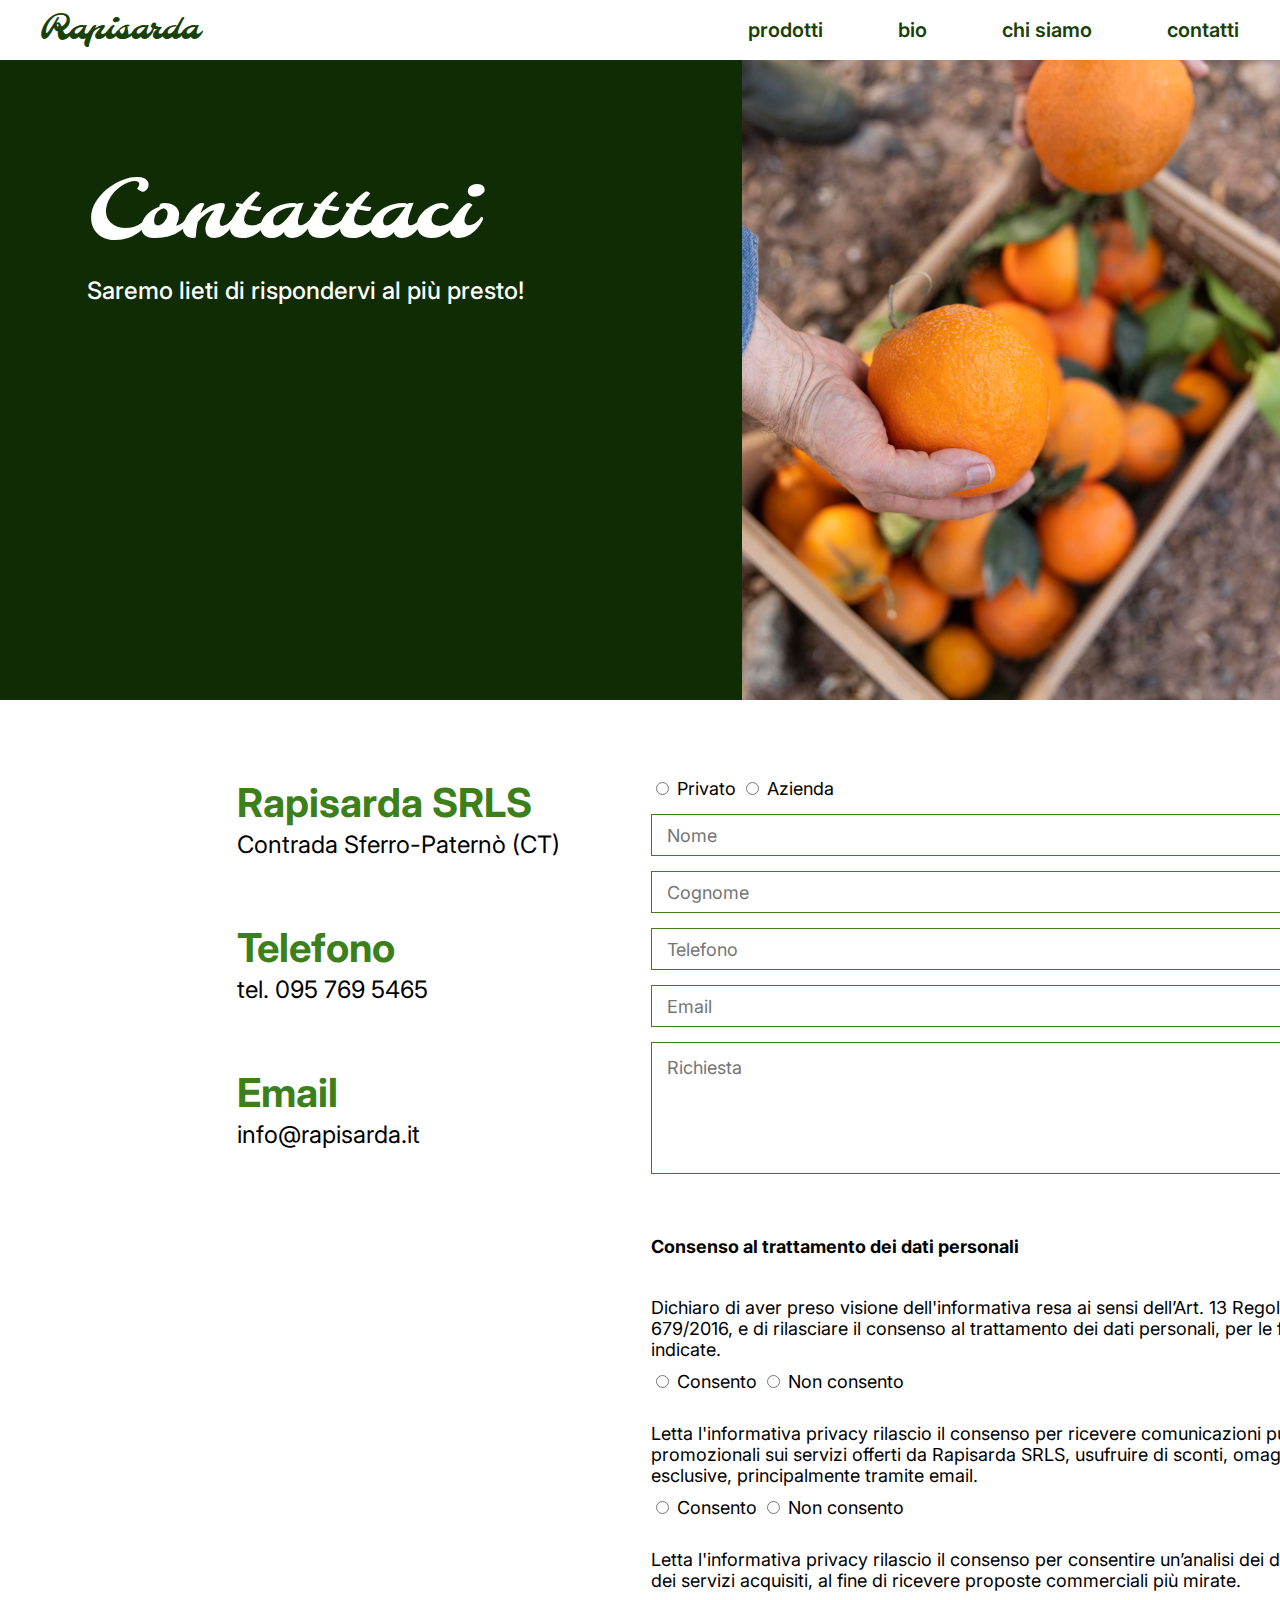
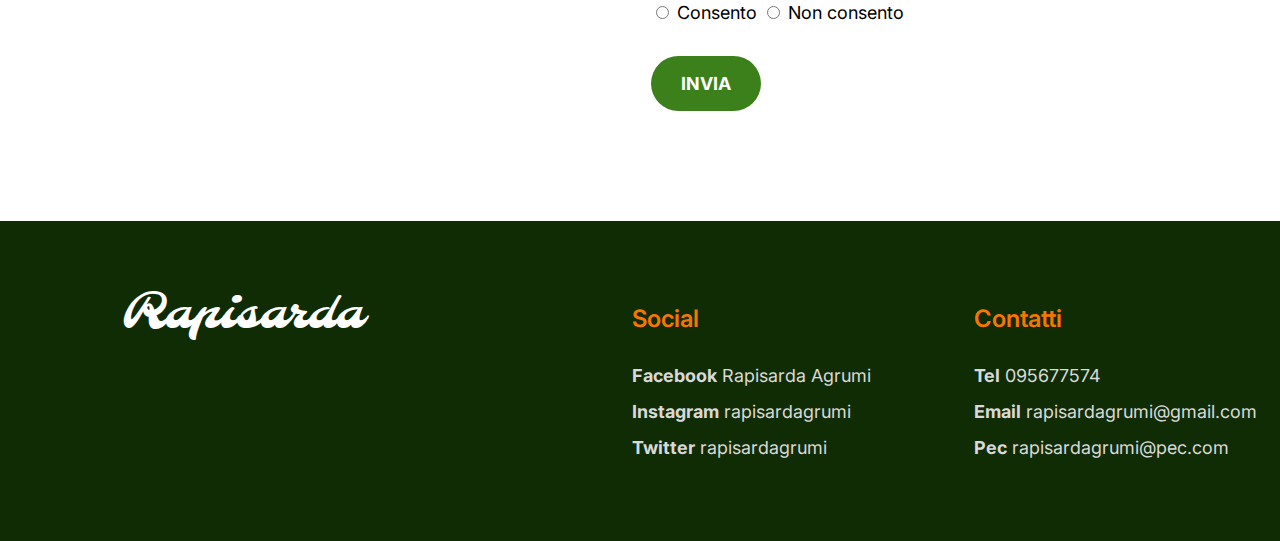
<file: contatti.html>
<!DOCTYPE html>
<html lang="en">
<head>
    <meta charset="UTF-8">
    <meta http-equiv="X-UA-Compatible" content="IE=edge">
    <meta name="viewport" content="width=device-width, initial-scale=1.0">
    <meta name="author" content="Pietra Rapisarda e Daniele Rapisarda">
    <title>Rapisarda Agrumi - Contatti</title>
    <link rel="stylesheet" href="css/contatti.css">
    <link rel="preconnect" href="https://fonts.googleapis.com">
    <link rel="preconnect" href="https://fonts.gstatic.com" crossorigin>
    <link href="https://fonts.googleapis.com/css2?family=Inter:wght@300;400;500;600;700&family=Molle&display=swap" rel="stylesheet">
</head>

<body>
    <header>
        <a href="index.html"><h1>Rapisarda</h1></a>
        <a href="menurespcontatti.html"> <img src="img/altro/icon.svg" alt=" icona" /></a>
        <nav>
            <div id="menu">
                <ul>
                    <li>
                        <a>prodotti</a>
                        <ul>
                            <li><a href="arance.html">arance</a></li>
                            <li><a href="mandarini.html">mandarini</a></li>
                            <li><a href="limoni.html">limoni</a></li>
                        </ul>
                    </li>
                    <li><a href="bio.html">bio</a></li>
                    <li><a href="chisiamo.html">chi siamo</a></li>
                    <li><a href="contatti.html">contatti</a></li>
                </ul>
            </div>
        </nav>
    </header>

    <div class="card1">
        <div class="testo">
           <h1>Contattaci</h1>
           <p>Saremo lieti di rispondervi al più presto!</p>
       </div>
           <img src="img/contatti/contatti.jpg" alt="1"/>
       </div>

    <div class="tutto">
    <div class="info">
       <div class="card2">
        <h2>Rapisarda SRLS</h2>
        <p>Contrada Sferro-Paternò (CT)</p>
    </div>

    <div class="card3">
        <h2>Telefono</h2>
        <p>tel. 095 769 5465</p>
    </div>

    <div class="card4">
        <h2>Email</h2>
        <p>info@rapisarda.it</p>
    </div>
    </div>

    <div class="dati">
    <div class="card5">
        <form>
            <input id="i1" type="radio" name="Privato"/> Privato
            <input id="i2" type="radio" name="Azienda"/> Azienda
        </form>
    </div>
    <div class="card6">
        <form>
            <input name="Nome" type="text" placeholder="Nome"/>
        </form>
    </div>
    <div class="card7">
        <form>
            <input name="Cognome" type="text" placeholder="Cognome"/>
        </form>
    </div>
    <div class="card8">
        <form>
            <input name="Telefono" type="text" placeholder="Telefono"/>
        </form>
    </div>
    <div class="card10">
        <form>
            <input name="Email" type="text" placeholder="Email"/>
        </form>
    </div>
    <div class="card11">
        <form>
            <input name="Richiesta" type="text" placeholder="Richiesta"/>
        </form>
    </div>

    <div class="card12">
        <div class="testo12">
        <h6>Consenso al trattamento dei dati personali</h6>
        <p>Dichiaro di aver preso visione dell'informativa resa ai sensi dell’Art. 13 Regolamento Europeo 679/2016, e di rilasciare il consenso al trattamento dei dati personali, per le finalità ivi indicate.</p>
        </div>
        <form>
        <input type="radio" name="Consento"/> Consento
        <input type="radio" name="Non consento"/> Non consento
        </form>
    </div>

    <div class="card13">
        <p>Letta l'informativa privacy rilascio il consenso per ricevere comunicazioni pubblicitarie e promozionali sui servizi offerti da Rapisarda SRLS, usufruire di sconti, omaggi ed offerte esclusive, principalmente tramite email.</p>
        <form>
        <input type="radio" name="Consento"/> Consento
        <input type="radio" name="Non consento"/> Non consento
        </form>
    </div>

    <div class="card14">
        <p>Letta l'informativa privacy rilascio il consenso per consentire un’analisi dei dati trasmessi e dei servizi acquisiti, al fine di ricevere proposte commerciali più mirate.</p>
        <form>
        <input type="radio" name="Consento"/> Consento
        <input type="radio" name="Non consento"/> Non consento
        </form>
    </div>

    <div class="card15">
        <button id="b1">INVIA</button>
    </div>
    </div>
    </div>
</body>

<footer>
    <div class="titolofooter">
        <a href="index.html"><h1>Rapisarda</h1></a>
    </div>
    <div class="due">
        <div class="social">
            <h5>Social</h5>
            <ul>
                <li><a href="social"><b>Facebook</b> Rapisarda Agrumi</a></li>
                <li><a href="social"><b>Instagram</b> rapisardagrumi</a></li>
                <li><a href="social"><b>Twitter</b> rapisardagrumi</a></li>
            </ul>
        </div>
        <div class="contatti">
            <h5>Contatti</h5>
            <ul>
                <li><b>Tel</b> 095677574</li>
                <li><b>Email</b> rapisardagrumi@gmail.com</li>
                <li><b>Pec</b> rapisardagrumi@pec.com</li>
            </ul>
        </div>
    </div>
</footer>

</html>
</file>
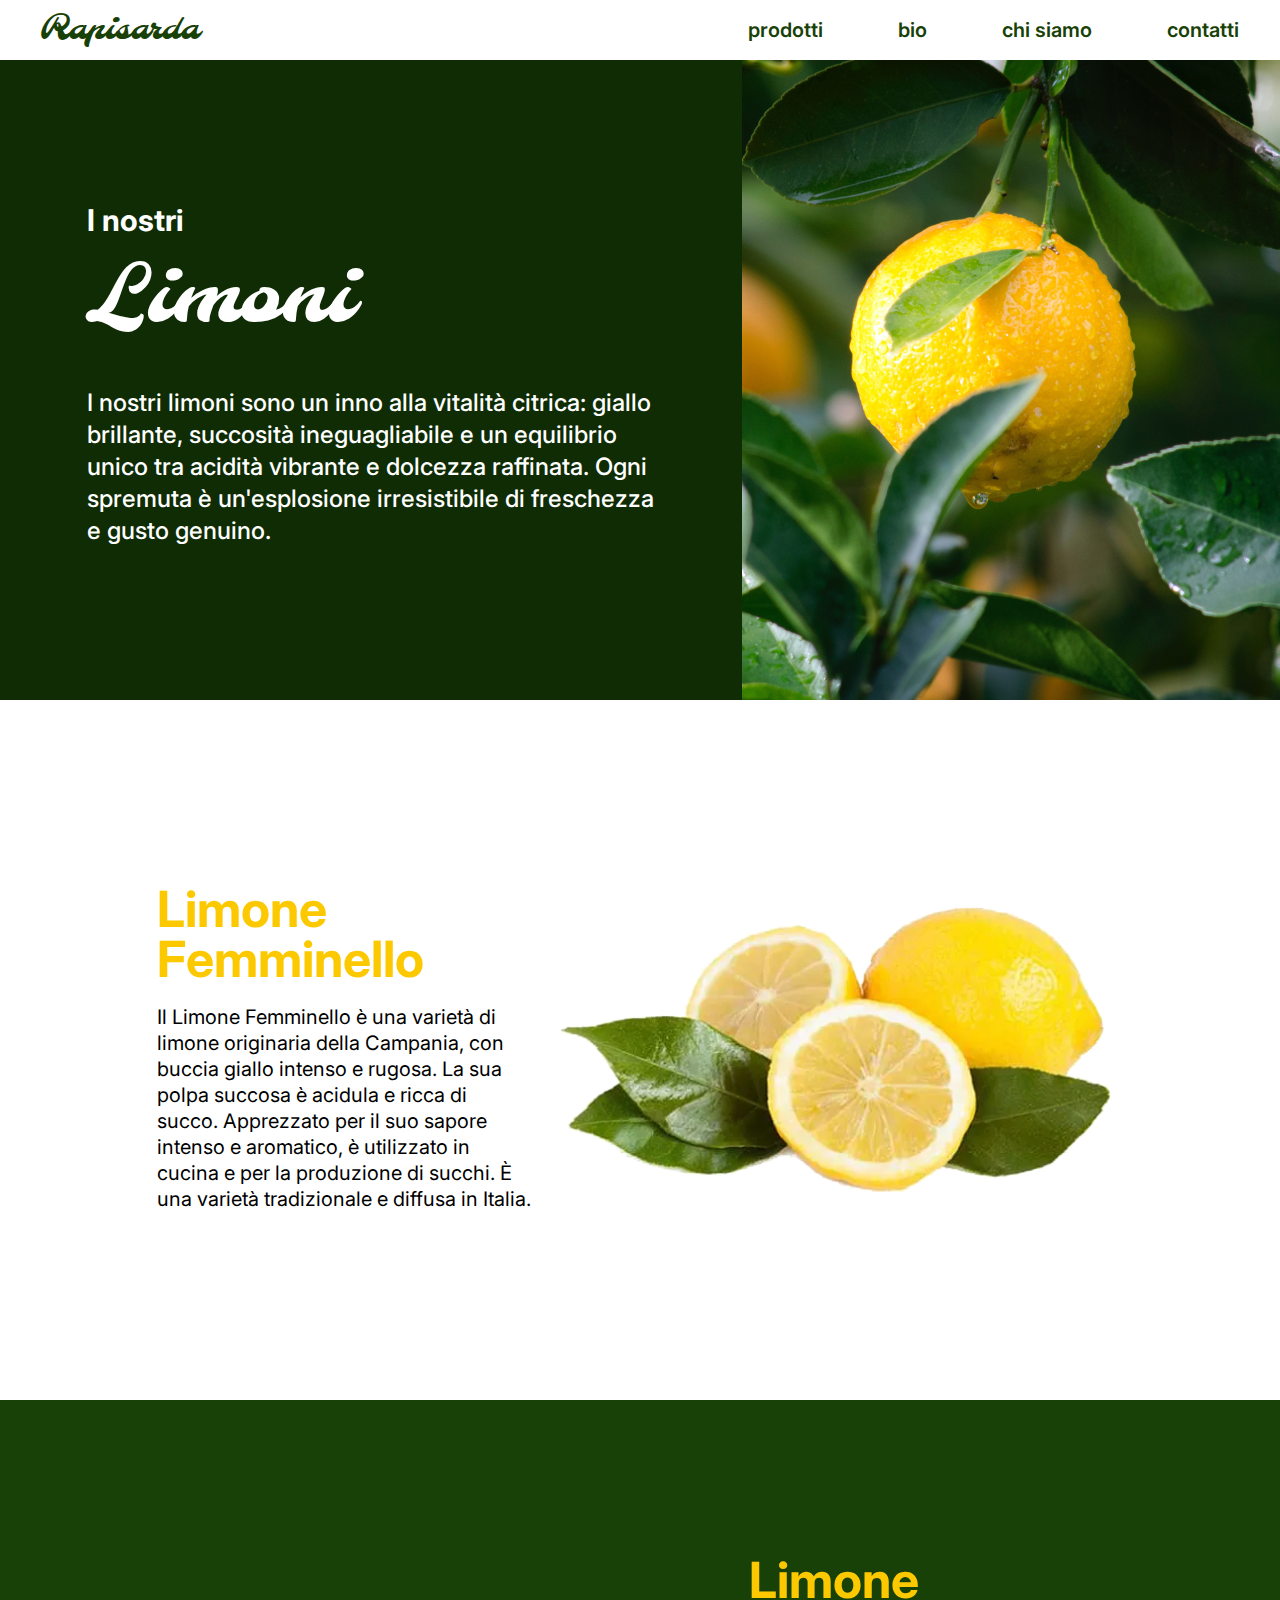
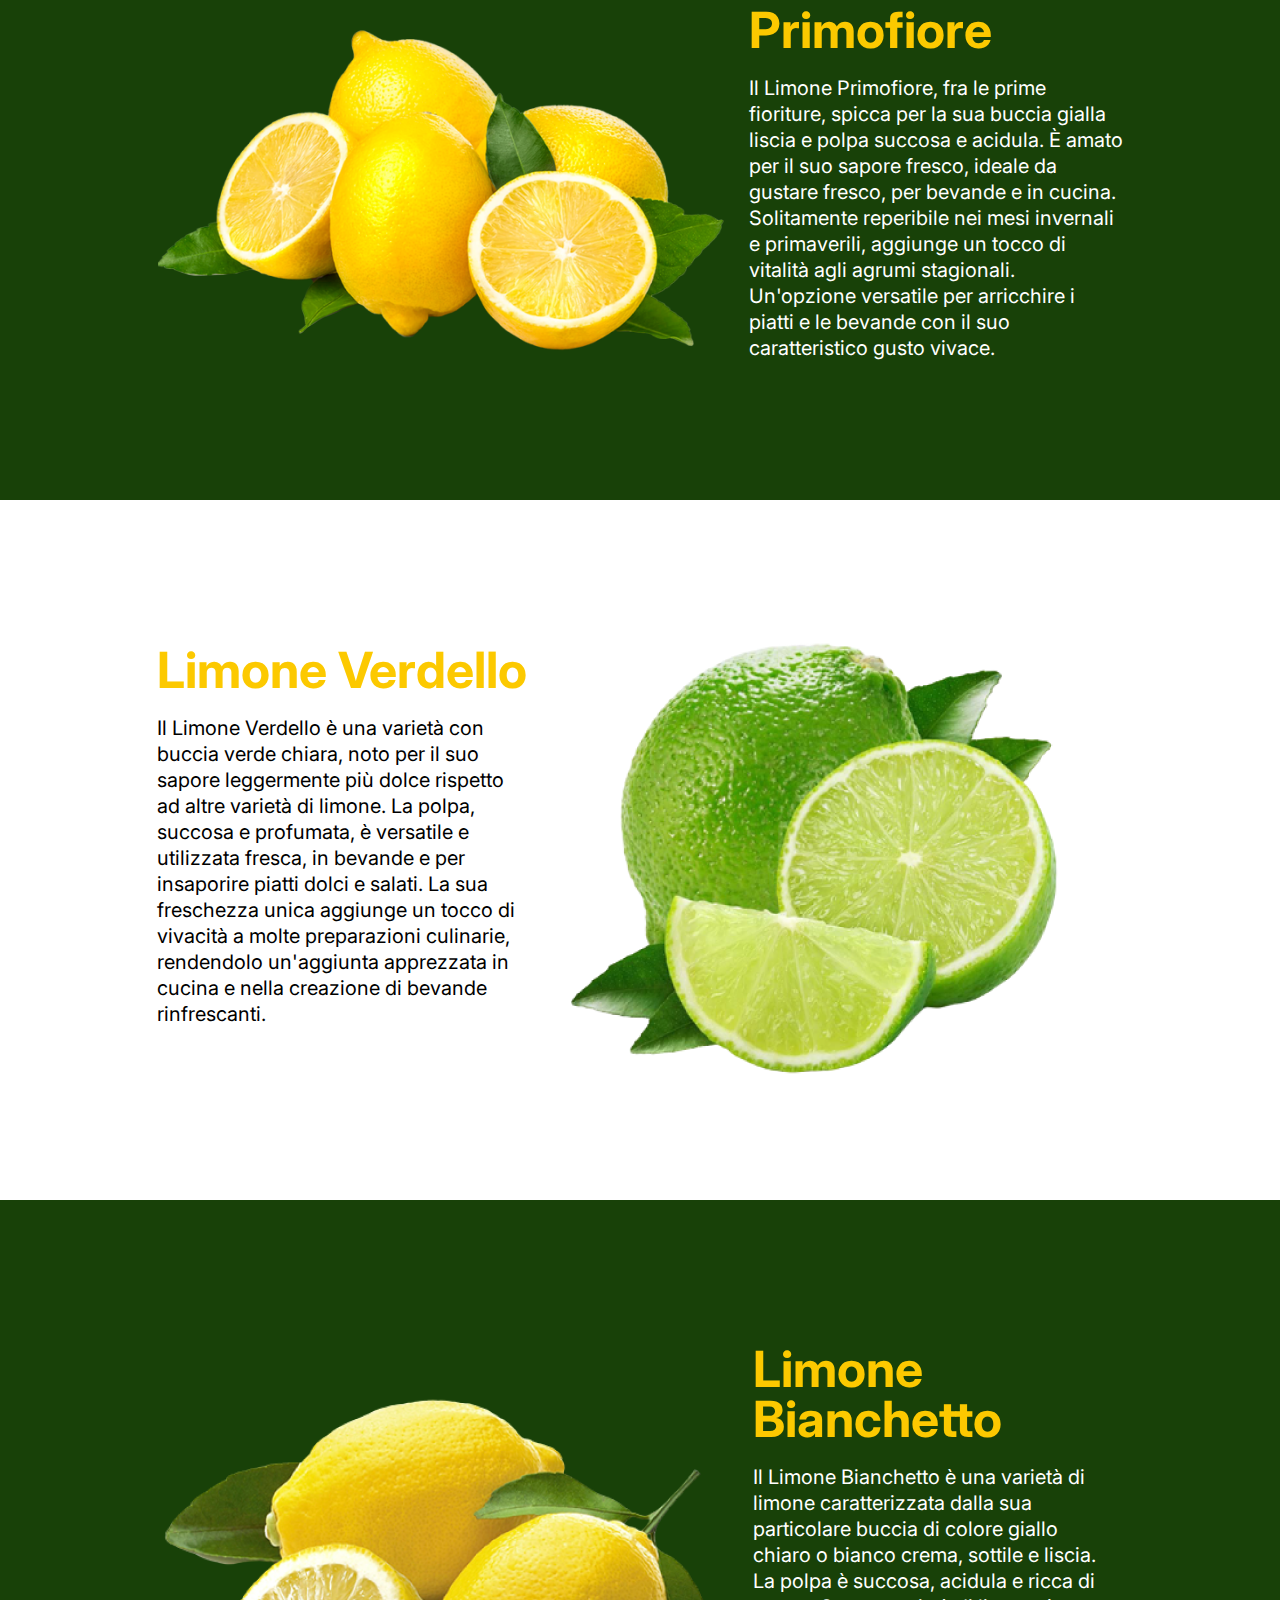
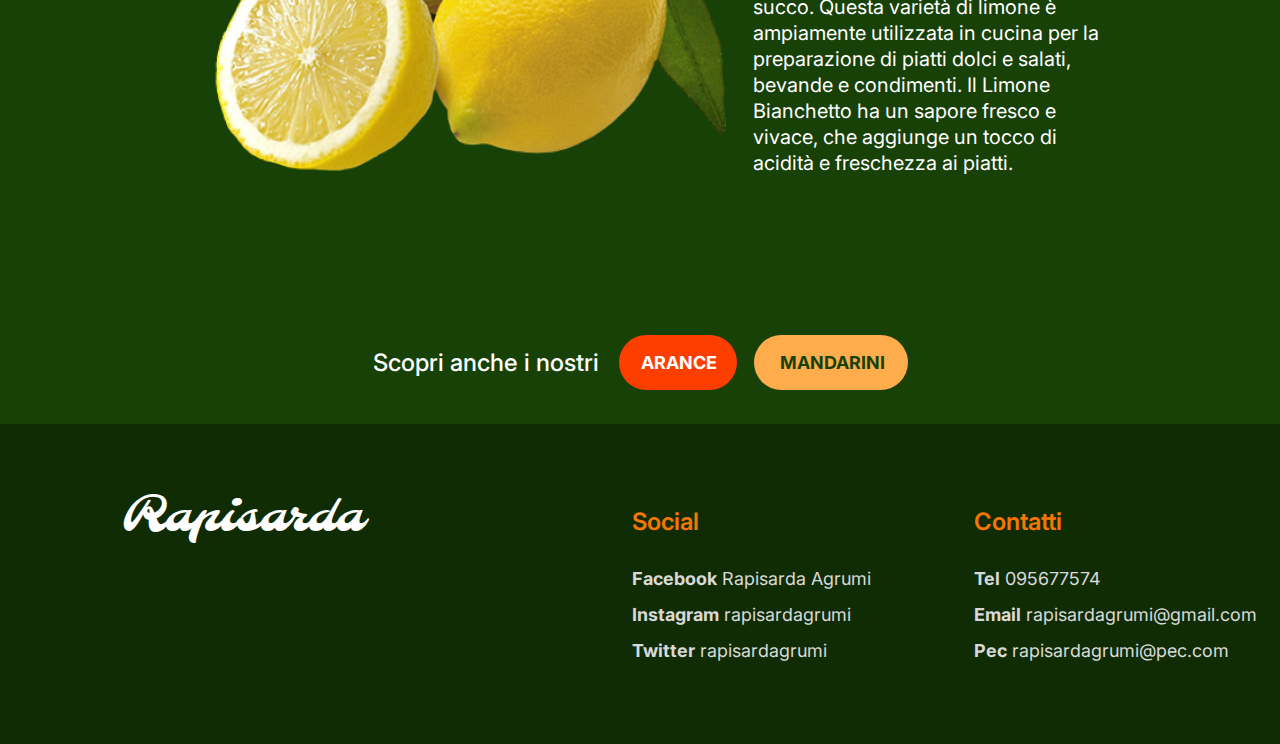
<file: limoni.html>
<!DOCTYPE html>
<html lang="en">
<head>
    <meta charset="UTF-8">
    <meta http-equiv="X-UA-Compatible" content="IE=edge">
    <meta name="viewport" content="width=device-width, initial-scale=1.0">
    <meta name="author" content="Pietra Rapisarda e Daniele Rapisarda">
    <title>Rapisarda Agrumi - Limoni</title>
    <link rel="stylesheet" href="css/limoni.css">
    <link rel="preconnect" href="https://fonts.googleapis.com">
    <link rel="preconnect" href="https://fonts.gstatic.com" crossorigin>
    <link href="https://fonts.googleapis.com/css2?family=Inter:wght@300;400;500;600;700&family=Molle&display=swap" rel="stylesheet">
</head>

<body>
    <header>
        <a href="index.html"><h1>Rapisarda</h1></a>
        <a href="menuresplimoni.html"> <img src="img/altro/icon.svg" alt=" icona" /></a>
        <nav>
            <div id="menu">
                <ul>
                    <li>
                        <a>prodotti</a>
                        <ul>
                            <li><a href="arance.html">arance</a></li>
                            <li><a href="mandarini.html">mandarini</a></li>
                            <li><a href="limoni.html">limoni</a></li>
                        </ul>
                    </li>
                    <li><a href="bio.html">bio</a></li>
                    <li><a href="chisiamo.html">chi siamo</a></li>
                    <li><a href="contatti.html">contatti</a></li>
                </ul>
            </div>
        </nav>
    </header>

    <div class="card1">
        <div class="testo">
        <h1>I nostri</h1>
        <h2>Limoni</h2>
        <p>I nostri limoni sono un inno alla vitalità citrica: giallo brillante, succosità ineguagliabile e un equilibrio unico tra acidità vibrante e dolcezza raffinata. Ogni spremuta è un'esplosione irresistibile di freschezza e gusto genuino.</p>
        </div>
        <img src="img/limoni/1.jpg" alt="1"/>
    </div>

    <div class="card2">
        <div class="testo2">
        <h2>Limone Femminello</h2>
        <p>Il Limone Femminello è una varietà di limone originaria della Campania, con buccia giallo intenso e rugosa. La sua polpa succosa è acidula e ricca di succo. Apprezzato per il suo sapore intenso e aromatico, è utilizzato in cucina e per la produzione di succhi. È una varietà tradizionale e diffusa in Italia.</p>
        </div>
        <img src="img/limoni/2.png" alt="2"/>
    </div>

    <div class="card3">
        <img src="img/limoni/3.png" alt="3"/>
        <div class="testo3">
        <h2>Limone Primofiore</h2>
        <p>Il Limone Primofiore, fra le prime fioriture, spicca per la sua buccia gialla liscia e polpa succosa e acidula. È amato per il suo sapore fresco, ideale da gustare fresco, per bevande e in cucina. Solitamente reperibile nei mesi invernali e primaverili, aggiunge un tocco di vitalità agli agrumi stagionali. Un'opzione versatile per arricchire i piatti e le bevande con il suo caratteristico gusto vivace.</p>
        </div>
    </div>

    <div class="card4">
        <div class="testo4">
        <h2>Limone Verdello</h2>
        <p>Il Limone Verdello è una varietà con buccia verde chiara, noto per il suo sapore leggermente più dolce rispetto ad altre varietà di limone. La polpa, succosa e profumata, è versatile e utilizzata fresca, in bevande e per insaporire piatti dolci e salati. La sua freschezza unica aggiunge un tocco di vivacità a molte preparazioni culinarie, rendendolo un'aggiunta apprezzata in cucina e nella creazione di bevande rinfrescanti.</p>
        </div>
        <img src="img/limoni/4.png" alt="4"/>
    </div>

    <div class="card5">
        <img src="img/limoni/5.png" alt="5"/>
        <div class="testo5">
        <h2>Limone Bianchetto</h2>
        <p>Il Limone Bianchetto è una varietà di limone caratterizzata dalla sua particolare buccia di colore giallo chiaro o bianco crema, sottile e liscia. La polpa è succosa, acidula e ricca di succo. Questa varietà di limone è ampiamente utilizzata in cucina per la preparazione di piatti dolci e salati, bevande e condimenti. Il Limone Bianchetto ha un sapore fresco e vivace, che aggiunge un tocco di acidità e freschezza ai piatti.</p>
        </div>
    </div>

    <div class="card6">
        <h5>Scopri anche i nostri</h5>
        <div class="duebottoni">
        <button id="b1"><a href="arance.html" class="arance">ARANCE</a></button>
        <button id="b2"><a href="mandarini.html" class="mandarini">MANDARINI</a></button>
        </div>
    </div>
</body>

<footer>
    <div class="titolofooter">
        <a href="index.html"><h1>Rapisarda</h1></a>
    </div>
    <div class="due">
        <div class="social">
            <h5>Social</h5>
            <ul>
                <li><a href="social"><b>Facebook</b> Rapisarda Agrumi</a></li>
                <li><a href="social"><b>Instagram</b> rapisardagrumi</a></li>
                <li><a href="social"><b>Twitter</b> rapisardagrumi</a></li>

            </ul>
        </div>
        <div class="contatti">
            <h5>Contatti</h5>
            <ul>
                <li><b>Tel</b> 095677574</li>
                <li><b>Email</b> rapisardagrumi@gmail.com</li>
                <li><b>Pec</b> rapisardagrumi@pec.com</li>
            </ul>
        </div>
    </div>
</footer>

</html>
</file>
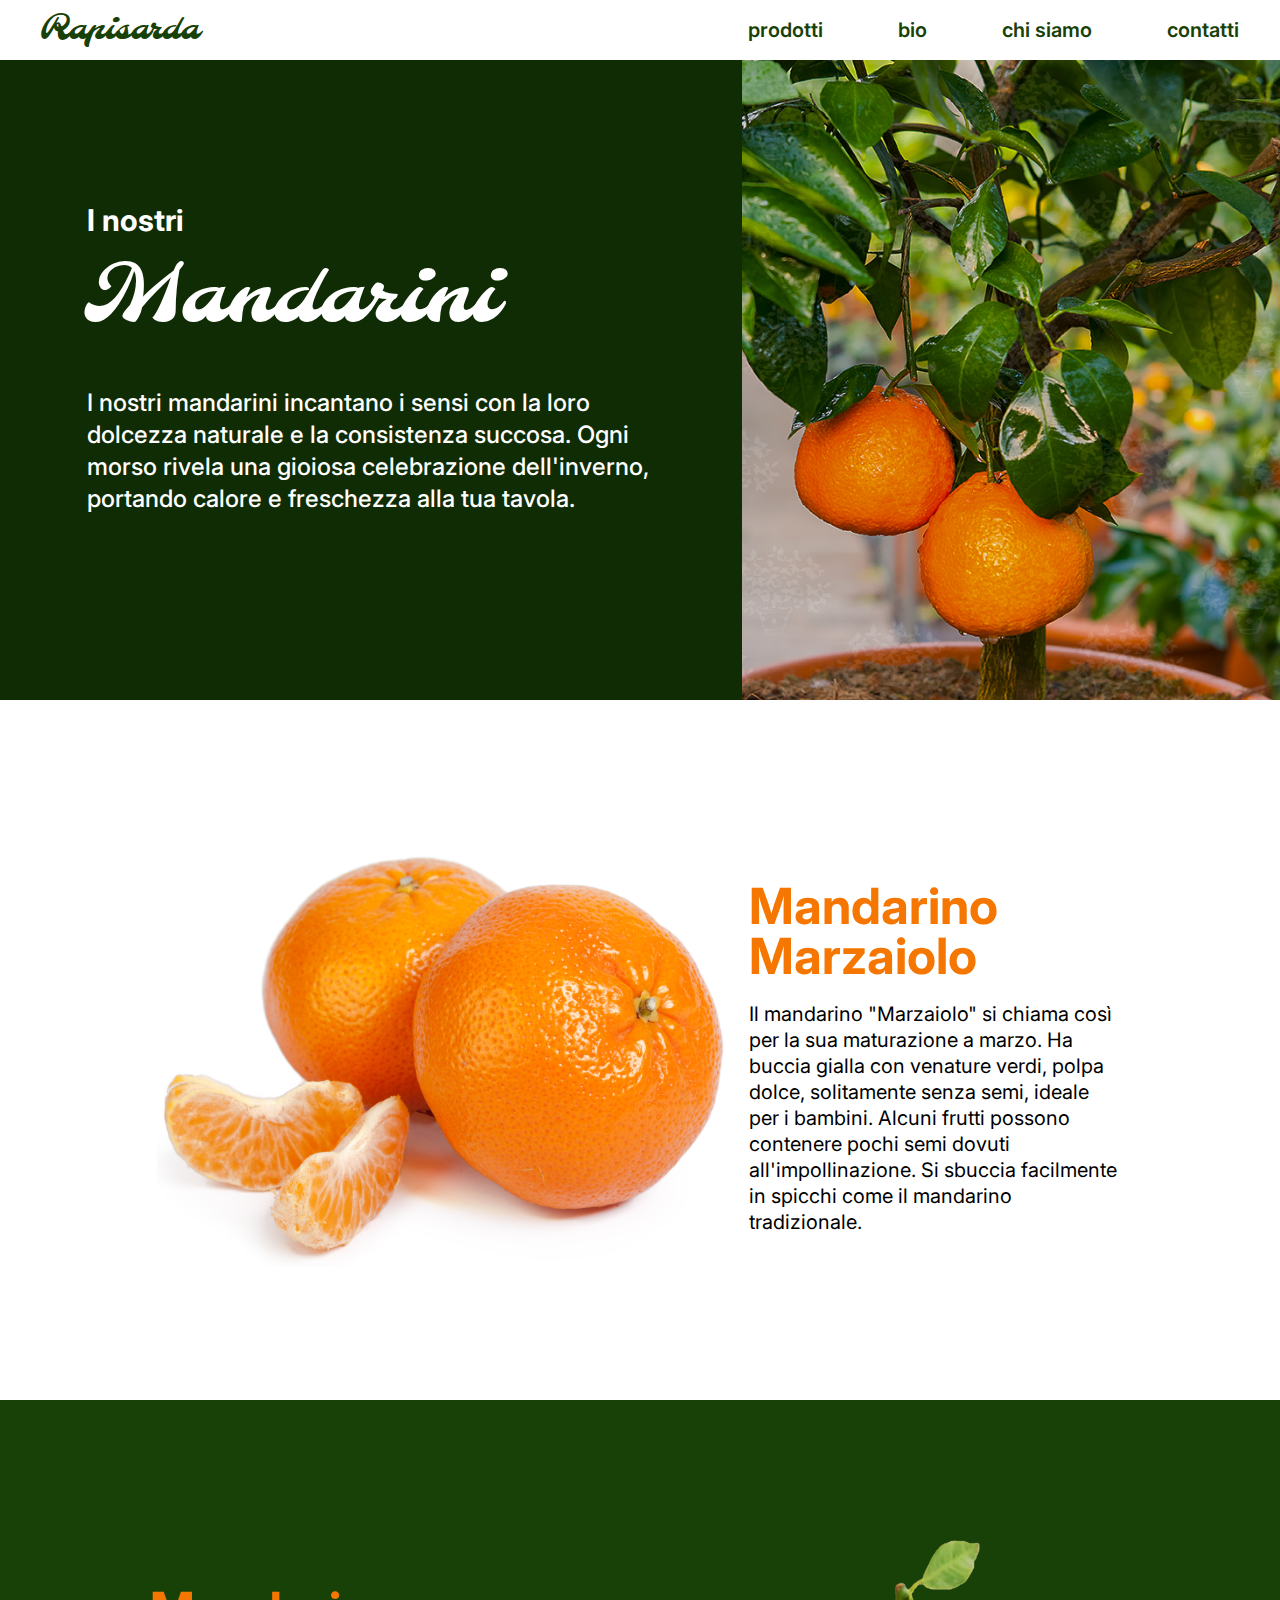
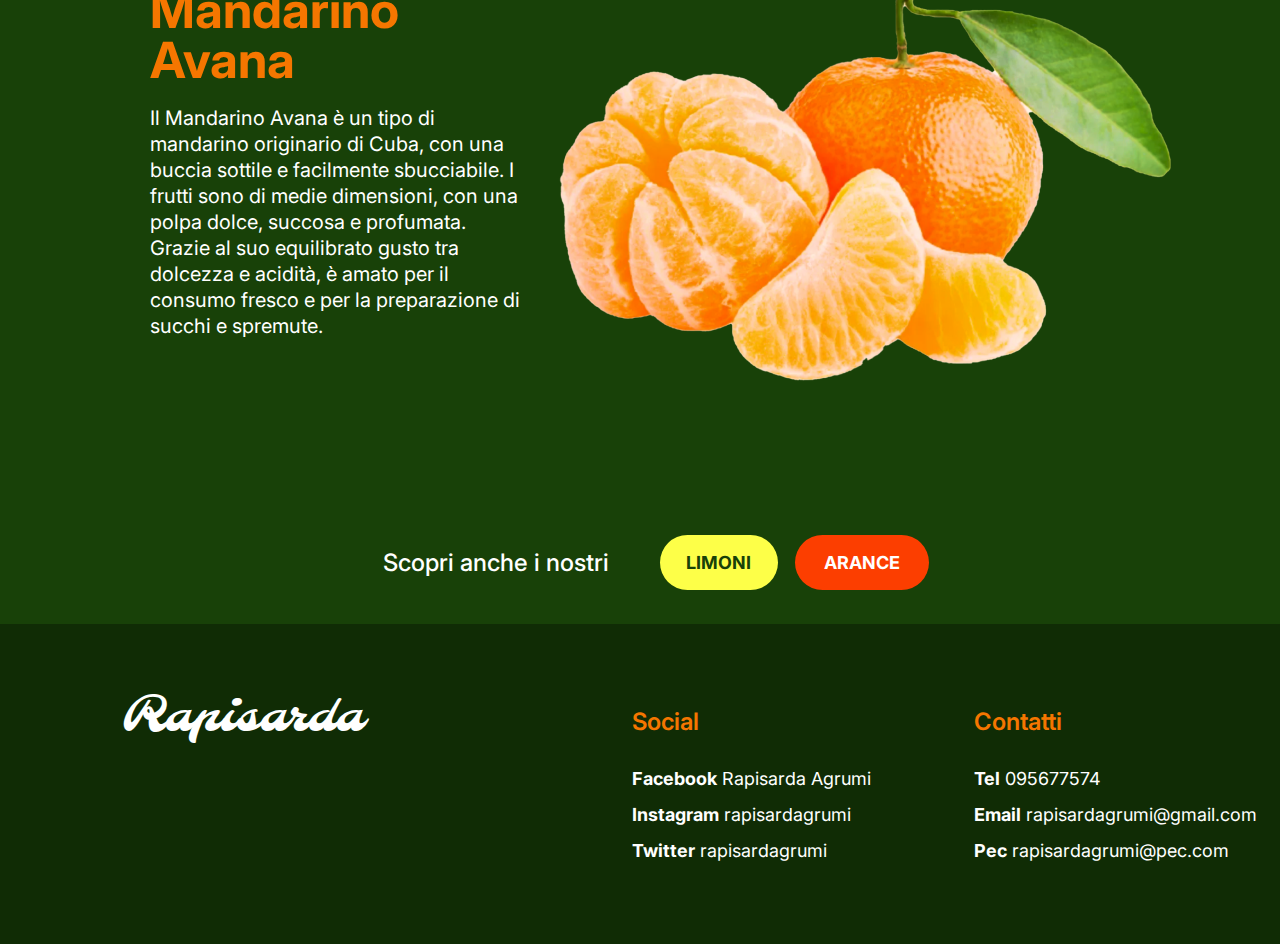
<file: mandarini.html>
<!DOCTYPE html>
<html lang="en">
<head>
    <meta charset="UTF-8">
    <meta http-equiv="X-UA-Compatible" content="IE=edge">
    <meta name="viewport" content="width=device-width, initial-scale=1.0">
    <meta name="author" content="Pietra Rapisarda e Daniele Rapisarda">
    <title>Rapisarda Agrumi</title>
    <link rel="stylesheet" href="css/mandarini.css">
    <link rel="preconnect" href="https://fonts.googleapis.com">
    <link rel="preconnect" href="https://fonts.gstatic.com" crossorigin>
    <link href="https://fonts.googleapis.com/css2?family=Inter:wght@300;400;500;600;700&family=Molle&display=swap" rel="stylesheet">
</head>

<body>
    <header>
        <a href="index.html"><h1>Rapisarda</h1></a>
        <a href="menurespindex.html"> <img src="img/altro/icon.svg" alt=" icona" /></a>
        <nav>
            <div id="menu">
                <ul>
                    <li>
                        <a>prodotti</a>
                        <ul>
                            <li><a href="arance.html">arance</a></li>
                            <li><a href="mandarini.html">mandarini</a></li>
                            <li><a href="limoni.html">limoni</a></li>
                        </ul>
                    </li>
                    <li><a href="bio.html">bio</a></li>
                    <li><a href="chisiamo.html">chi siamo</a></li>
                    <li><a href="contatti.html">contatti</a></li>
                </ul>
            </div>
        </nav>
    </header>

    <div class="card1">
        <div class="testo">
        <h1>I nostri</h1>
        <h2>Mandarini</h2>
        <p>I nostri mandarini incantano i sensi con la loro dolcezza naturale e la consistenza succosa. Ogni morso rivela una gioiosa celebrazione dell'inverno, portando calore e freschezza alla tua tavola.</p>
        </div>
        <img src="img/mandarini/1.jpg" alt="1"/>
    </div>

    <div class="card2">
        <img src="img/mandarini/2.png" alt="2"/>
        <div class="testo2">
        <h2>Mandarino Marzaiolo</h2>
        <p>Il mandarino "Marzaiolo" si chiama così per la sua maturazione a marzo. Ha buccia gialla con venature verdi, polpa dolce, solitamente senza semi, ideale per i bambini. Alcuni frutti possono contenere pochi semi dovuti all'impollinazione. Si sbuccia facilmente in spicchi come il mandarino tradizionale.
        </p>
        </div>
    </div>

    <div class="card3">
        <div class="testo3">
        <h2>Mandarino Avana</h2>
        <p>Il Mandarino Avana è un tipo di mandarino originario di Cuba, con una buccia sottile e facilmente sbucciabile. I frutti sono di medie dimensioni, con una polpa dolce, succosa e profumata. Grazie al suo equilibrato gusto tra dolcezza e acidità, è amato per il consumo fresco e per la preparazione di succhi e spremute.</p>
         </div>
        <img src="img/mandarini/3.png" alt="3"/>
    </div>

    <div class="card4">
        <h5>Scopri anche i nostri</h5>
        <div class="duebottoni">
        <button id="b1"><a href="limoni.html" class="limoni">LIMONI</a></button>
        <button id="b2"><a href="arance.html" class="arance">ARANCE</a></button>
        </div>
    </div>
</body>

<footer>
    <div class="titolofooter">
        <a href="index.html"><h1>Rapisarda</h1></a>
    </div>
    <div class="due">
        <div class="social">
            <h5>Social</h5>
            <ul>
                <li><a href="social"><b>Facebook</b> Rapisarda Agrumi</a></li>
                <li><a href="social"><b>Instagram</b> rapisardagrumi</a></li>
                <li><a href="social"><b>Twitter</b> rapisardagrumi</a></li>
            </ul>
        </div>
        <div class="contatti">
            <h5>Contatti</h5>
            <ul>
                <li><b>Tel</b> 095677574</li>
                <li><b>Email</b> rapisardagrumi@gmail.com</li>
                <li><b>Pec</b> rapisardagrumi@pec.com</li>
            </ul>
        </div>
    </div>
</footer>

</html>
</file>
<file: css/style.css>
@import url(font.css);

body {
    background-color: #184108;
    margin: 0;
    }

img {
    max-width: 100%;
    margin: 0;
    bottom: 0;
}

a {
    text-decoration: none; 
    }

    header {
        background-color: white;
        padding: 5px 40px;
        display: flex;
        justify-content: space-between;
        align-items: center;
        width: auto;
        height: 50px;
          position: fixed;
            width: 96%;
            z-index: 1;
    }
    
    header img {
        display: none;
    }
    
    header h1{
        color:#184108;
        font-family: 'Molle';
        font-size: 32px;
        font-style: normal;
        font-weight: 400;
        text-align: center;
        text-decoration: none;
    }
    
    nav ul {
        list-style: none;
        margin: 0;
        padding: 0;
        display: flex;
        gap: 15px;
    }
    
    
    nav a {
        color: #184108;
        text-decoration: none;
        font-family: 'inter';
        font-style: normal;
        font-weight: 600;
        font-size: 20px;
        transition: .2s; /* Animation */

        
    }

    div#menu li{
        transition: .2s; /* Animation */
}

div#menu li:hover{
    transform: scale(1.1);
}

    div#menu li ul{
        display: none;
    }
    
    div#menu li {
        padding: 5px 0px;
    }
    
    div#menu a{
        padding: 5px 30px;
        padding-bottom: 10px;
    }
    
    div#menu li:hover ul{
            display: block;
            position:absolute;
            z-index: 1;
            width: auto;
            padding: 0px 0px;
            margin: 10px 0px;
            border-radius: 5px;
            background: white;
            width: auto;
            height: 110px;
            
    }





    

div.card1 img{
    z-index: 1;
    width: 100%;
    height: 796px;
    border-radius: 0px 0px 0px 400px;
    object-fit:cover;
}

div.card1 p{
    width: 571px;
    height: auto;
    color: #FFF;
    margin-top: -545px;
    margin-right: 10%;
    margin-bottom: 315px;
    margin-left: auto;
    font-family: 'Inter';
    font-size: 48px;
    font-style: normal;
    font-weight: 500;
    line-height: 114.2%; /* 54.816px */
}



div.card2{
    margin: 0;
    padding: 0;
}

div.card2 h4{
    margin: 0;
    padding: 0;
    width: 44px;
    height: auto;
    color: #FFF;
    font-family: 'Inter';
    font-size: 28px;
    font-style: normal;
    font-weight: 600;
    line-height: normal;
    margin-top: 445px;
    margin-left: 20%;
    margin-right: auto;
}

div.card2 h3{
    margin: 0;
    padding: 0;
    width: 278px;
    height: 116px;
    color: #E34E24;
    font-family: 'Molle';
    font-size: 128px;
    font-style: normal;
    font-weight: 400;
    line-height: normal;
    margin-left: 20%;
    margin-top: -27px;
    margin-right: auto;
}

div.card2 p{
    margin: 0;
    padding: 0;
    width: 762px;
    height: auto;
    color: #FFF;
font-family: 'Inter';
font-size: 36px;
font-style: normal;
font-weight: 500;
line-height: 125%; /* 45px */
margin-top: 37px;
margin-left: 27%;
margin-right: auto;
}

div.card2 button{
    outline: none;
    cursor: pointer;
    text-align: center;
    color: #FFF;
    width: 201px;
    height: 55px;
    font-family: 'Inter';
    font-size: 18px;
    font-style: normal;
    font-weight: 700;
    line-height: normal;
    border-radius: 50px;
    border-style: none;
    background: #3C801C;
    text-decoration: none;
    margin: 0;
    margin-top: 36px;
    margin-left: 27%;
    margin-right: auto;
    padding: 0;
    transition: .2s; /* Animation */
}

div.card2 button:hover{
    transform: scale(1.1);
}

div.card2 a{
    text-decoration: none;
    color: #fff;
}





div.card3 h4{
    margin: 0;
    padding: 0;
    width: 101px;
    height: auto;
    color: #FFF;
    font-family: 'Inter';
    font-size: 28px;
    font-style: normal;
    font-weight: 600;
    line-height: normal;
    margin-top: 171px;
    margin-left: auto;
    margin-right: 15%;
}

div.card3 h3{
    margin: 0;
    padding: 0;
    width: 508px;
    height: 115px;
    color: #E34E24;
    font-family: 'Molle';
    font-size: 128px;
    font-style: normal;
    font-weight: 400;
    line-height: normal;
    margin-top: -20px;
    margin-left: auto;
    margin-right: 15%;
}

section.grid {
    margin: 0px 100px;
    display: flex;
    justify-content: space-between;
    align-items: center;
    text-align: center;
    margin-top: 112px;
}

div.card {
    width: 365px;
    height: 518px;
    border-radius: 50px;
    background-color: #fff;
    margin: 0;
    padding: 0;
    text-align: center;
    display: block;
    transition: .2s; /*Animation*/
}

div.card:hover{
    transform: scale(1.1);
}

div.card h2 {
    margin-top: 28px;
    margin-bottom: 8px;
    text-align: center;  
    font-family:'inter';
    font-size: 60px;
    font-style: normal;
    font-weight: 700;
    line-height: normal;
    color: #184108;
}

div.card img {
    height: 335px;
    width: 100%;
    object-fit: scale-down;
}


 div.card button {
    text-align: center;  
    font-family:'inter';
    font-size: 18px;
    font-style: normal;
    font-weight: 700;
    line-height: normal;
    background-color: #fff;
    width: 295px;
    height: 55px;
    border-radius: 50px;
    color: #3C801C;
    border-style: none;
    margin: 0;
    padding: 0;
}


div.card a{
    text-decoration: none;
    color:#3C801C;
}



div.card4{
    background-color: #3C801C;
    border-radius: 0px 400px 0px 0px;
    height: 687px;
    width: 100%;
    margin: 0;
    padding: 0;
}


div.tutto {
    display: flex;
}


div.card4 h4 {
    color: #FFF;
font-family: 'Inter';
font-size: 28px;
font-style: normal;
font-weight: 600;
line-height: 138.523%; /* 38.786px */
margin: 0px;
padding: 0px;
margin-top: 150px;
padding-top: 100px;
padding-left: 237px;
position: relative;   
}


div.card4 h3{
    color: #FFF;
font-family: 'Molle';
font-size: 128px;
font-style: normal;
font-weight: 400;
line-height: normal;
margin: 0px;
padding: 0px;
padding-left: 237px;
position: relative;   

}

div.card4 img{
    width: 483px;
height: 687px;
margin-top: -298px;
margin-left: 217px;
}

div.card4 p {
    color: #FFF;
font-family: 'Inter';
font-size: 36px;
font-style: normal;
font-weight: 500;
line-height: normal;
width: 651px;
height: 295px;
}

div.card4 button{
    margin: 0;
    padding: 0;
    outline: none;
    cursor: pointer;
    text-align: center;
    color: #fff;
    font-family: 'Inter';
    font-size: 18px;
    font-style: normal;
    font-weight: 700;
    line-height: normal;
    border-radius: 50px;
    border-style: none;
    background: #E34E24;
    text-decoration: none;
    transition: .2s;
    width: 113px;
height: 55px;
}

div.card4 button:hover{
    transform: scale(1.1);
}

div.card4 a{
    text-decoration: none;
    color: #fff;
}



div.testo {
    position: relative;   
    height: 400px;
    margin-left: 50px;
    margin-top: -120px;
}
















footer {
    background-color: #102C05;
    height: 320px;
    margin: 0;
    padding: 0;
}

footer{
    display: flex;
    margin: 0;
    padding: 0;
}

div.titolofooter h1 {
color: #fff;
font-family: 'molle';
font-size: 48px;
font-style: normal;
font-weight: 400;
line-height: normal;
margin: 0px;
padding: 0px;
margin-top: 64px;
margin-left: 122px;
}


div.due {
    display: flex;
    margin-top: 83px;
    margin-left: 268px;
}

div.contatti {
    padding-left: 103px;
    text-align: left;
}

div.social h5 {
color: #F57600;
font-family: 'Inter';
font-size: 24px;
font-style: normal;
font-weight: 600;
margin: 0;
padding: 0;
}

div.social a  {
list-style: none;
text-decoration: none;
color: #FFF;
font-family: 'Inter';
font-size: 18px;
font-style: normal;
font-weight: 400;
line-height: 200%;

}

div.social ul {
list-style: none;
margin: 0;
padding: 0;
margin-top: 25px;
}

div.contatti h5 {
    color: #F57600;
    font-family: 'Inter';
    font-size: 24px;
    font-style: normal;
    font-weight: 600;
    margin: 0;
    padding: 0;
    }
    
    div.contatti ul  {
    list-style: none;
    text-decoration: none;
    color: #fff;
    font-family: 'Inter';
    font-size: 18px;
    font-style: normal;
    font-weight: 400;
    line-height: 200%;
    
    }
    
    div.contatti ul {
    list-style: none;
    margin: 0;
    padding: 0;
    margin-top: 25px;
    }

div.due li{
    transition: .2s;
}

div.due li:hover{
    transform: scale(1.1);
}






    /*VISUALIZZAZIONE MOBILE VERTICALE*/
@media (max-width: 600px) {

    body {
        background-color: #184108;
        margin: 0;
        }

        header {
            background-color: white;
            padding: 5px 15px;
            display: flex;
            justify-content:space-around;
            width: 100%;
            height: 50px;
        }

        header h1{
            color:#184108;
            font-family: 'Molle';
            font-size: 32px;
            font-style: normal;
            font-weight: 400;
            text-align: center;
            text-decoration: none;
        
        }
        
        header img {
            display: flex;
            margin-left: 240px;
}

        nav ul {
            display: none;
        }
        
        
        nav a {
            display: none;

        }
        
        div#menu li ul{
            display: none;
        }
        
        div#menu a{
            display: none;

        }
        
        div#menu li:hover ul{
            display: none;
        }
div.card1 {
    height: 511px;
}

        div.card1 img{
            z-index: 1;
            width: 100%;
            height: 511px;
            border-radius: 0px 0px 0px 250px;
            object-fit:cover;
        }
        
        div.card1 p{
            width: 245px;
            height: auto;
            color: #FFF;
            margin-top: -360px;
            margin-right: 79px;
            margin-bottom: 192px;
            margin-left: 176px;
            font-family: 'Inter';
            font-size: 32px;
            font-style: normal;
            font-weight: 500;
            line-height: 114.2%; /* 54.816px */
        }





        div.card2{
            margin: 0;
            padding: 0;
            height: 485px;
        }
        
        div.card2 h4{
            margin: 0;
            padding: 0;
            width: 400px;
            height: auto;
            color: #FFF;
            font-family: 'Inter';
            font-size: 28px;
            font-style: normal;
            font-weight: 600;
            line-height: normal;
            margin-top: 5px;
            margin-left: auto;
            margin-right: auto;
        }
        
        div.card2 h3{
            margin: 0;
            padding: 0;
            width: 400px;
            height: 116px;
            color: #E34E24;
            font-family: 'Molle';
            font-size: 96px;
            font-style: normal;
            font-weight: 400;
            line-height: normal;
            margin-left: auto;
            margin-right: auto;
            margin-top: -10px;
    
        }
        
        div.card2 p{
            margin: 0;
            padding: 0;
            width: 400px;
            height: 173px;
            color: #FFF;
        font-family: 'Inter';
        font-size: 20px;
        font-style: normal;
        font-weight: 500;
        line-height: 125%; /* 45px */

        margin-top: 36px;
    
        }
        
        div.card2 button{
            outline: none;
            cursor: pointer;
            text-align: center;
            color: #FFF;
            width: 161px;
            height: 39.95px;
            font-family: 'Inter';
            font-size: 14px;
            font-style: normal;
            font-weight: 700;
            line-height: normal;
            border-radius: 50px;
            border-style: none;
            background: #3C801C;
            text-decoration: none;
            margin: 0;
            padding: 0;
            transition: none;
        }

        div.grid{
            width: 400px;
            margin-right: auto;
            margin-left: auto;
        }

        div.card2 button:hover{
            transform: none;
        }
        
        div.card2 a{
            text-decoration: none;
            color: #fff;
        }

        
        









        div.card3 {
            height: 90px;
        }

        div.card3 h4{
            text-align: end;

            margin: 0;
            padding: 0;
            width: 400px;
            height: auto;
            color: #FFF;
            font-family: 'Inter';
            font-size: 28px;
            font-style: normal;
            font-weight: 600;
            line-height: normal;
           margin: 0;
           padding: 0;
           margin-left: auto;
           margin-right: auto;

        }
        
        div.card3 h3{
            text-align: end;

            margin: 0;
            padding: 0;
            width: 400px;
            height: 116px;
            color: #E34E24;
            font-family: 'Molle';
            font-size: 72px;
            font-style: normal;
            font-weight: 400;
            line-height: normal;
           margin: 0;
           padding: 0;
           margin-left: auto;
           margin-right: auto;

        }
        section.grid {
            margin: 0px 100px;
            display: flex;
            flex-direction: column;
            row-gap: 50px;
            align-items: center;
            text-align: center;
            margin-top: 88px;
        }
        
        div.card {
            width: 274px;
            height: 380px;
            border-radius: 50px;
            background-color: #fff;
            margin: 0;
            padding: 0;
            text-align: center;
            display: block;
            transition: none;
        }

        div.card:hover {
            transform: none;
        }
        
        div.card h2 {
            margin-top: 28px;
            margin-bottom: 8px;
            text-align: center;  
            font-family:'inter';
            font-size: 40px;
            font-style: normal;
            font-weight: 700;
            line-height: normal;
            color: #184108;
        }
        
        div.card img {
            height: 220px;
            width: 100%;
            object-fit: scale-down;
        }
        
        
         div.card button{
            text-align: center;  
            font-family:'inter';
            font-size: 14px;
            font-style: normal;
            font-weight: 700;
            line-height: normal;
            background-color: #fff;
            width: 235px;
            height: 43.814px;
            border-radius: 50px;
            color: #3C801C;
            border-style: none;
            margin: 0;
            padding: 0;
        }

        
        
        div.card a{
            text-decoration: none;
            color: #3C801C;
        }

        
        

        div.card4{
            background-color: #3C801C;
            border-radius: 0px 158px 0px 0px;
            height: 477px;
            width: 100%;
            margin: 0;
            padding: 0;
        }
        
        
        div.tutto {
            display: flex;
        }
        
        
        div.card4 h4 {
            color: #FFF;
        font-family: 'Inter';
        font-size: 28px;
        font-style: normal;
        font-weight: 600;
        line-height: normal;
        margin: 0px;
        padding: 0px;
        margin-top: 41px;
        margin-left: 79px;
        width: 95px;
        padding-top: 35px;
        }
        
        
        div.card4 h3{
            color: #FFF;
        font-family: 'Molle';
        font-size: 72px;
        font-style: normal;
        font-weight: 400;
        line-height: normal;
        margin: 0px;
        padding: 0px;
        margin-top: 8px;
        margin-left: 79px;
        width: 123px;
position: relative;        }
        
        div.card4 img{
            width: 287px;
            height: 408px;
        object-fit:cover;
        margin-left: 0px;
        margin-top: -97.5px;
        }
        
        div.card4 p {
            color: #FFF;
        font-family: 'Inter';
        font-size: 20px;
        font-style: normal;
        font-weight: 500;
        line-height: 125%;
        width: 342px;
        height: auto;
        margin-top: 141px;
        margin-left: -260px;
        }
        
        div.card4 button{
            margin: 0;
            padding: 0;
            outline: none;
            cursor: pointer;
            text-align: center;
            color: #fff;
            font-family: 'Inter';
            font-size: 14px;
            font-style: normal;
            font-weight: 700;
            line-height: normal;
            border-radius: 50px;
            border-style: none;
            background: #E34E24;
            text-decoration: none;
            transition: none;
            width: 68px;
            height: 40px;
            margin-top: 0px;
            margin-left: -260px;
        }
        
        div.card4 button:hover{
            transform: none;
        }
        
        div.card4 a{
            text-decoration: none;
            color: #fff;
        }
        
        
        




       

        footer {
            background-color: #102C05;
            height: 213px;
            width: 100%;
            margin: 0;
            padding: 0;
            display:flex;
            flex-direction: column;
        }
        
        
        div.titolofooter h1 {
            color: #FFF;
            font-family: 'Molle';
            font-size: 30px;
            font-style: normal;
            font-weight: 400;
            line-height: normal;
            margin-top: 18px;
            margin-left: 24px;
        
        
        }
        
        
        div.due {
            display: flex;
            margin-left: 24px;
           margin-top: 38px;
        
        }
        
        div.contatti {
            padding-left: 56px;
            text-align: left;
        }
        
        div.social h5 {
            color: #F57600;
            font-family: 'Inter';
            font-size: 16px;
            font-style: normal;
            font-weight: 600;
            line-height: 90.523%; /* 12.673px */
        margin: 0;
        padding: 0;
        }
        
        div.social a  {
            color: #FFF;
            font-family: 'Inter';
            font-size: 12px;
            font-style: normal;
            font-weight: 400;
            line-height: 12px
        
        }
        
        div.social ul {
        list-style: none;
        margin: 0;
        padding: 0;
        margin-top: 17px;
        }
        
        div.contatti h5 {
            color: #F57600;
        font-family: 'Inter';
        font-size: 16px;
        font-style: normal;
        font-weight: 600;
        line-height: 90.523%; /* 12.673px */
        
            }
            
            div.contatti ul  {
                color: #FFF;
                font-family: 'Inter';
                font-size: 12px;
                font-style: normal;
                font-weight: 600;
                line-height: 12px;
            
            }
            
            div.contatti ul {
                color: #FFF;
                font-family: 'Inter';
                font-size: 12px;
                font-style: normal;
                font-weight: 400;
                line-height: 20px
            
            }
        
            div.contatti ul {
                list-style: none;
                margin: 0;
                padding: 0;
                margin-top: 16px;
                width:max-content;
        
                }
        
                div.contatti a  {
                    color: #FFF;
                    font-family: 'Inter';
                    font-size: 12px;
                    font-style: normal;
                    font-weight: 400;
                    line-height: 12px
                
                }

                div.due li{
                    transition: none;
                }
                
                div.due li:hover{
                    transform: none;
                }







}
</file>
<file: css/arance.css>
@import url(font.css);


body {
    background-color: #184108;
    margin: 0;
    }

img {
    max-width: 100%;
    margin: 0;
    bottom: 0;
}

a {
    text-decoration: none; 
    }

    header {
        background-color: white;
        padding: 5px 40px;
        display: flex;
        justify-content: space-between;
        align-items: center;
        width: auto;
        height: 50px;
          position: fixed;
            width: 96%;
    }
    
    header img {
        display: none;
    }
    
    header h1{
        color:#184108;
        font-family: 'Molle';
        font-size: 32px;
        font-style: normal;
        font-weight: 400;
        text-align: center;
        text-decoration: none;
    }
    
    nav ul {
        list-style: none;
        margin: 0;
        padding: 0;
        display: flex;
        gap: 15px;
    }
    
    
    nav a {
        color: #184108;
        text-decoration: none;
        font-family: 'inter';
        font-style: normal;
        font-weight: 600;
        font-size: 20px;
        transition: .2s; /* Animation */

        
    }

    div#menu li{
        transition: .2s; /* Animation */
}

div#menu li:hover{
    transform: scale(1.1);
}

    div#menu li ul{
        display: none;
    }
    
    div#menu li {
        padding: 5px 0px;
    }
    
    div#menu a{
        padding: 5px 30px;
        padding-bottom: 10px;
    }
    
    div#menu li:hover ul{
            display: block;
            position:absolute;
            z-index: 1;
            width: auto;
            padding: 0px 0px;
            margin: 10px 0px;
            border-radius: 5px;
            background: white;
            width: auto;
            height: 110px;
            
    }




div.card1 {
    background-color: #102C05;
    height: 700px;
    width: 100%;
    margin: 0;
    bottom: 0;
    display: flex;
    justify-content: right;
}

div.card1{
    display: flex;
    margin: 0;
    bottom: 0;
}

div.card1 img {
    margin: 0;
    bottom: 0;
    width: 42%;
    height: 700px;
    object-fit: cover;
}

div.testo h1 {
    color: #FFF;
    font-family: 'Inter';
    font-size: 30px;
    font-style: normal;
    font-weight: 700;
    line-height: 80px;
    width: 568px;
    height: auto;
    margin: 0;
    bottom: 0;
}

div.testo h2{
    color: #FFF;
    font-family: 'Molle';
    font-size: 80px;
    font-style: normal;
    font-weight: 400;
    line-height: 80px;
    width: 568px;
    height: auto;
    margin: 0;
    bottom: 0;
}

div.testo p {
    width: 568px;
    height: auto;
    color: #FFF;
    margin-top: 47px;
    font-family: 'Inter';
    font-size: 24px;
    font-style: normal;
    font-weight: 500;
    line-height: 32px;
}

div.testo {
    bottom: 0;
    margin-left: auto;
    margin-top: 180px;
    margin-bottom: 226px;
    margin-right: auto;
}




div.card2 {
    background-color: #fff;
    height: 700px;
    width: 100%;
    margin: 0;
    bottom: 0;
    display: flex;
    justify-content: center;
}

div.card2 img {
    margin: 0;
    margin-top: 186px;
    margin-right: 156px;
    bottom: 0;
    width: 653px;
    height: 359px;
    object-fit: none;
}

div.testo2 h2 {
    color: #F57600;
    font-family: 'Inter';
    font-size: 50px;
    font-style: normal;
    font-weight: 700;
    line-height: 50px;
    width: 374px;
    height: auto;
    margin: 0;
    bottom: 0;
}

div.testo2 p {
    width: 374px;
    height: auto;
    color: #000;
    font-family: 'Inter';
    font-size: 20px;
    font-style: normal;
    font-weight: 400;
    line-height: 26px;
}

div.testo2 {
    bottom: 0;
    margin-left: 235px;
    margin-top: 185px;
    margin-bottom: 184px;
    margin-right: 20px;
}




div.card3 {
    background-color: #184108;
    height: 700px;
    width: 100%;
    margin:0;
    bottom: 0;
    display: flex;
    justify-content: center;
}

div.card3 img {
    margin: 0;
    margin-top: 141px;
    margin-left: 161px;
    bottom: 0;
    width: 647px;
    height: 432px;
    object-fit: none;
}

div.testo3 h2 {
    color: #F57600;
    font-family: 'Inter';
    font-size: 50px;
    font-style: normal;
    font-weight: 700;
    line-height: 50px;
    width: 198px;
    height: auto;
    margin: 0;
    bottom: 0;
}

div.testo3 p {
    width: 374px;
    height: auto;
    color: #fff;
    font-family: 'Inter';
    font-size: 20px;
    font-style: normal;
    font-weight: 400;
    line-height: 26px;
}

div.testo3 {
    bottom: 0;
    margin-left: 20px;
    margin-top: 151px;
    margin-bottom: 151px;
    margin-right: 235px;
}




div.card4 {
    background-color: #fff;
    height: 700px;
    width: 100%;
    margin: 0;
    bottom: 0;
    display: flex;
}

div.card4 img {
    margin: 0;
    margin-top: 129px;
    margin-right: 237px;
    bottom: 0;
    width: 447px;
    height: 408px;
    object-fit: none;
}

div.testo4 h2 {
    color: #F57600;
    font-family: 'Inter';
    font-size: 50px;
    font-style: normal;
    font-weight: 700;
    line-height: 50px;
    width: 374px;
    height: auto;
    margin: 0;
    bottom: 0;
}
    
div.testo4 p {
    width: 374px;
    height: auto;
    color: #000;
    font-family: 'Inter';
    font-size: 20px;
    font-style: normal;
    font-weight: 400;
    line-height: 26px;
}

div.testo4 {
    bottom: 0;
    margin-left: 434px;
    margin-top: 146px;
    margin-bottom: 145px;
    margin-right: 20px;
}




div.card5 {
    background-color: #184108;
    height: 700px;
    width: 100%;
    margin:0;
    bottom: 0;
    display: flex;
    justify-content: center;
}
    
div.card5 img {
    margin: 0;
    margin-top: 166px;
    margin-left: 305px;
    bottom: 0;
    width: 504px;
    height: 382px;
    object-fit: none;
}
    
div.testo5 h2 {
    color: #F57600;
    font-family: 'Inter';
    font-size: 50px;
    font-style: normal;
    font-weight: 700;
    line-height: 50px;
    width: 365px;
    height: auto;
    margin: 0;
    bottom: 0;
}
    
div.testo5 p {
    width: 365px;
    height: auto;
    color: #fff;
    font-family: 'Inter';
    font-size: 20px;
    font-style: normal;
    font-weight: 400;
    line-height: 26px;
}
    
div.testo5 {
    bottom: 0;
    margin-left: 20px;
    margin-top: 159px;
    margin-bottom: 158px;
    margin-right: 237px;
}
    



div.card6 {
    background-color: #fff;
    height: 700px;
    width: 100%;
    margin: 0;
    bottom: 0;
    display: flex;
    justify-content: center;
}
    
div.card6 img {
    margin: 0;
    margin-top: 213px;
    margin-right: 211px;
    bottom: 0;
    width: 595px;
    height: 363px;
    object-fit: none;
}
    
div.testo6 h2 {
    color: #F57600;
    font-family: 'Inter';
    font-size: 50px;
    font-style: normal;
    font-weight: 700;
    line-height: 50px;
    width: 374px;
    height: auto;
    margin: 0;
    bottom: 0;
}
    
div.testo6 p {
    width: 374px;
    height: auto;
    color: #000;
    margin-top: 47px;
    font-family: 'Inter';
    font-size: 20px;
    font-style: normal;
    font-weight: 400;
    line-height: 26px;
}
    
div.testo6 {
    bottom: 0;
    margin-left: 237px;
    margin-top: 172px;
    margin-bottom: 174px;
    margin-right: 20px;
}




div.card7 {
    display: flex;
    justify-content: center;
    align-items: center;
    background-color: #FFF;
}
    
div.card7 h5 {
    color: #184108;
    font-family: 'Inter';
    font-size: 24px;
    font-style: normal;
    font-weight: 500;
    line-height: normal;
}

div.card7 a{
    text-decoration: none;
    color: #184108;
}

#b1 {
    outline: none;
    cursor: pointer;
    text-align: center;
    color: #184108;
    width: 118px;
    height: 55px;
    font-family: 'Inter';
    font-size: 18px;
    font-style: normal;
    font-weight: 700;
    line-height: normal;
    padding: 6px 27px;
    border-radius: 50px;
    border-style: none;
    background: #FDFF48;
    text-decoration: none;
    margin-left: 20px;
    margin-right: 13px;
    transition: .2s; /* Animation */
}

#b2 {
    outline: none;
    cursor: pointer;
    text-align: center;
    color: #184108;
    width: 154px;
    height: 55px;
    font-family: 'Inter';
    font-size: 18px;
    font-style: normal;
    font-weight: 700;
    line-height: normal;
    padding: 6px 27px;
    border-radius: 50px;
    border-style: none;
    background: #FEAC4C;
    text-decoration: none;
    transition: .2s; /* Animation */
}

#b1:hover {
    transform: scale(1.1);
}

#b2:hover{
    transform: scale(1.1);
}




footer {
    background-color: #102C05;
    height: 320px;
    margin: 0;
    padding: 0;
}

footer{
    display: flex;
    margin: 0;
    padding: 0;
}

div.titolofooter h1 {
color: #fff;
font-family: 'molle';
font-size: 48px;
font-style: normal;
font-weight: 400;
line-height: normal;
margin: 0px;
padding: 0px;
margin-top: 64px;
margin-left: 122px;
}


div.due {
    display: flex;
    margin-top: 83px;
    margin-left: 268px;
}

div.contatti {
    padding-left: 103px;
    text-align: left;
}

div.social h5 {
color: #F57600;
font-family: 'Inter';
font-size: 24px;
font-style: normal;
font-weight: 600;
margin: 0;
padding: 0;
}

div.social a  {
list-style: none;
text-decoration: none;
color: #D9D9D9;
font-family: 'Inter';
font-size: 18px;
font-style: normal;
font-weight: 400;
line-height: 200%;

}

div.social ul {
list-style: none;
margin: 0;
padding: 0;
margin-top: 25px;
}

div.contatti h5 {
    color: #F57600;
    font-family: 'Inter';
    font-size: 24px;
    font-style: normal;
    font-weight: 600;
    margin: 0;
    padding: 0;
    }
    
    div.contatti ul  {
    list-style: none;
    text-decoration: none;
    color: #D9D9D9;
    font-family: 'Inter';
    font-size: 18px;
    font-style: normal;
    font-weight: 400;
    line-height: 200%;
    
    }
    
    div.contatti ul {
    list-style: none;
    margin: 0;
    padding: 0;
    margin-top: 25px;
    }

    div.due li{
        transition: .2s;
    }
    
    div.due li:hover{
        transform: scale(1.1);
    }




/*VISUALIZZAZIONE MOBILE VERTICALE*/
@media (max-width: 600px)
{
    body {
        background-color: #fff;
        margin: 0;
        padding: 0px;
        }

        header {
            background-color: white;
            padding: 5px 15px;
            display: flex;
            justify-content:space-around;
            width: 100%;
            height: 50px;
            margin: 0px;
        }

        header h1{
            color:#184108;
            font-family: 'Molle';
            font-size: 32px;
            font-style: normal;
            font-weight: 400;
            text-align: center;
            text-decoration: none;
        }
        
        header img {
            display: flex;
            margin-left: 240px;
}

        nav ul {
            display: none;
        }
        
        
        nav a {
            display: none;

        }
        
        div#menu li ul{
            display: none;
        }
        
        div#menu a{
            display: none;

        }
        
        div#menu li:hover ul{
            display: none;
        }



        div.card1 {
            background-color: #102C05;
            height: 674px;
            width: 100%;
          bottom: 0;
            flex-direction: column-reverse;
            margin-bottom: 0px;
        }   
            
            div.card1 img {
                margin: 0;
                bottom: 0;
                width: 100%;
                height: 216px;;
                object-fit: cover;
                margin-top: 50px;
            }
            
            div.testo h1 {
                color: #FFF;
                font-family: 'Inter';
                font-size: 30px;
                font-style: normal;
                font-weight: 700;
                line-height: 80px;
            margin: 0;
                bottom: 0;
                margin-left: auto;
                margin-right: auto;
                margin-top: 35px;
                width: 400px;
            }

            div.testo h2 {
                color: #FFF;
        font-family: 'Molle';
        font-size: 80px;
        font-style: normal;
        font-weight: 400;
        line-height: 80px;
        margin-top: 0px;
        width: 400px;
            }
            
            div.testo p {
                width: 400px;
                height: 121px;
                color: #FFF;
                margin-top: 40px;
                margin-left: auto;
                margin-right: auto;
                margin-bottom: 110px;
                color: #FFF;
                font-family: 'Inter';
                font-size: 20px;
                font-style: normal;
                font-weight: 500;
                line-height: 125%;
            }
            
            div.testo {
             bottom: 0;
           margin: 0;
           width: 400px;
           height: auto;
           margin-left: auto;
           margin-right: auto;
            }





            div.card2 {
            background-color: #fff;
            height: 650px;
            width: 100%;
            margin: 0;
            padding: 0;
            display: flex;
            flex-direction: column-reverse;
        }

       

            div.card2 img {
                margin: 0;
                bottom: 0;
                margin-left: auto;
                margin-right: auto;
                margin-top: auto;
                width: 380px;
                height: 208.451px;
               object-fit: scale-down;
          
            }
            
            div.card2 h2 {
                color: #F57600;
                font-family: 'Inter';
                font-size: 50px;
                font-style: normal;
                font-weight: 700;
                line-height: 50px;
                margin: 0;
                bottom: 0;
                margin-top: 15px;
            }
            
            div.card2 p {
                width: 400px;
                height: auto;
                color: #000;
                margin: 0;
                padding: 0;
                margin-top: 35px;            
                color: #000;
                font-family: 'Inter';
                font-size: 18px;
                font-style: normal;
                font-weight: 400;
                line-height: 125%;
margin-bottom: 65px;               

            }
            
            div.testo2 {
            bottom: 0;
            margin: 0;
            margin-left: auto;
            margin-right: auto;
            }



 div.card3 {
            background-color: #184108;
            height: 700px;
            width: 100%;
            margin: 0;
            padding: 0;
            display: flex;
            flex-direction: column;
        }

       

            div.card3 img {
                margin: 0;
                bottom: 0;
                width: 354px;
                height: 236px;
                margin-left: auto;
                margin-right: auto;
                margin-top: 63px;
               object-fit: scale-down;          
            }
            
            div.card3 h2 {
                color: #F57600;
                font-family: 'Inter';
                font-size: 50px;
                font-style: normal;
                font-weight: 700;
                width: 198px;
                line-height: 50px;
                margin: 0;
                bottom: 0;
                margin-top: 20px;              
            }
            
            div.card3 p {
                width: 400px;
                height: auto;
                color: #fff;
                margin: 0;
                padding: 0;
                margin-top: 35px;            
                color: #fff;
                font-family: 'Inter';
                font-size: 18px;
                font-style: normal;
                font-weight: 400;
                line-height: 125%;
                margin-bottom: 63px;
               

            }
            
            div.testo3 {
            bottom: 0;
            margin: 0;
            margin-left: auto;
            margin-right: auto;
            }




            div.card4 {
                background-color: #fff;
                height: 750px;
                width: 100%;
                margin: 0px;
                padding: 0px;
                display: flex;
                flex-direction: column-reverse;
            }
    
           
    
                div.card4 img {
                    margin: 0;
                    bottom: 0;
                    width: 256px;
                    height: 234px;
                    margin-right: auto;
                    margin-left: auto;
                    margin-top: 90px;
                   object-fit: scale-down;
              
                }
                
                div.card4 h2 {
                    color: #F57600;
                    font-family: 'Inter';
                    font-size: 50px;
                    font-style: normal;
                    font-weight: 700;
                    line-height: 50px;
                    margin: 0;
                    bottom: 0;
                    width: 223px;
                    margin-top: 20px;                  
                }
                
                div.card4 p {
                    width: 400px;
                    height: auto;
                    color:#000;
                    margin: 0;
                    padding: 0;
                    margin-top: 35px;
                    margin-bottom: 89px;
                
                    font-family: 'Inter';
                    font-size: 18px;
                    font-style: normal;
                    font-weight: 400;
                    line-height: 125%;
                   
    
                }
                
                div.testo4 {
                bottom: 0;
                margin: 0;
                margin-left: auto;
                margin-right: auto;
                }






                div.card5 {
                    background-color: #184108;
                    height: 750px;
                    width: 100%;
                    margin: 0;
                    padding: 0;
                    display: flex;
                    flex-direction: column;
                }
        
               
        
                    div.card5 img {
                        margin: 0;
                        bottom: 0;
                        width: 320px;
                        height: 244px;
                        margin-left: auto;
                        margin-right: auto;
                        margin-top: 73px;
                       object-fit:cover;
                  
                    }
                    
                    div.card5 h2 {
                        color: #F57600;
                        font-family: 'Inter';
                        font-size: 50px;
                        font-style: normal;
                        font-weight: 700;
                        line-height: 50px;
                        margin: 0;
                        bottom: 0;
                        margin-top: 20px;
                        order: 1;
                      
                    }
                    
                    div.card5 p {
                        width: 400px;
                        height: auto;
                        color: #fff;
                        margin: 0;
                        padding: 0;
                        margin-top: 35px;
                        margin-bottom: 72px;
                    
                        color: #fff;
                        font-family: 'Inter';
                        font-size: 18px;
                        font-style: normal;
                        font-weight: 400;
                        line-height: 125%;
                       
        
                    }
                    
                    div.testo5 {
                    bottom: 0;
                    margin: 0;
                    height: auto;
                    margin-left: auto;
                    margin-right: auto;
                    }




                    div.card6 {
                        background-color: #fff;
                        height: 750px;
                        width: 100%;
                        margin: 0;
                        padding: 0;
                        display: flex;
                        flex-direction: column-reverse;
                    }
            
                   
            
                        div.card6 img {
                            margin: 0;
                            bottom: 0;
                            width: 346px;
                            height: 211px;
                            margin-top: 76px;
                            margin-left: auto;
                            margin-right: auto;
                           object-fit:fill;                      
                        }
                        
                        div.card6 h2 {
                            color: #F57600;
                            font-family: 'Inter';
                            font-size: 50px;
                            font-style: normal;
                            font-weight: 700;
                            line-height: 50px;
                            margin: 0;
                            bottom: 0;
                            margin-top: 20px;
                            width: 210px;                          
                        }
                        
                        div.card6 p {
                            width: 400px;
                            height: auto;
                            color:#000;
                            margin: 0;
                            padding: 0;
                            margin-top: 35px;
                            margin-bottom: 67px;
                            font-family: 'Inter';
                            font-size: 18px;
                            font-style: normal;
                            font-weight: 400;
                            line-height: 125%;
                            order: 3;
                           
            
                        }
                        
                        div.testo6 {
                        bottom: 0;
                        margin: 0;
                        margin-left: auto;
                        margin-right: auto;
                        }
        
        

























            div.card7{
                display:flex;
                flex-direction: column;
                justify-content: center;
                
                height: 160px;
                width: 100%;
                color: #FFF;
            }
            div.card7 h5 {
                text-align: center;
                color: #184108;
                font-family: 'Inter'    ;
                font-size: 24px;
                font-style: normal;
                font-weight: 500;
                line-height: normal; 
                margin: 0;       
                padding: 0
            }
.duebottoni {
    display: flex;
    justify-content: center;
    margin-top: 11px;
}

           #b1 {
                margin-inline: 0px 13px;
            outline: none;
            cursor: pointer;
            text-align: center;
            color: #184108;
            width: 118px;
            height: 40px;
            font-family: 'Inter';
            font-size: 18px;
            font-style: normal;
            font-weight: 700;
            line-height: normal;
            border-radius: 50px;
            border-style: none;
            background: #FDFF48;
            text-decoration: none;
            transition: none;
            }

            #b1:hover{
                transform: none;
            }
        
            #b2 {
            outline: none;
            cursor: pointer;
            text-align: center;
            color: #184108;
            width: 154px;
            height: 40px;
            font-family: 'Inter';
            font-size: 18px;
            font-style: normal;
            font-weight: 700;
            line-height: normal;
            border-radius: 50px;
            border-style: none;
            background: #FEAC4C;
            text-decoration: none;
            transition: none;
            }
        
            #b2:hover{
                transform: none;
            }

        



            footer {
                background-color: #102C05;
                height: 213px;
                width: 100%;
                margin: 0;
                padding: 0;
                display:flex;
                flex-direction: column;
            }
            
            
            div.titolofooter h1 {
                color: #FFF;
                font-family: 'Molle';
                font-size: 30px;
                font-style: normal;
                font-weight: 400;
                line-height: normal;
                margin-top: 18px;
                margin-left: 24px;
            
            
            }
            
            
            div.due {
                display: flex;
                margin-left: 24px;
               margin-top: 38px;
            
            }
            
            div.contatti {
                padding-left: 56px;
                text-align: left;
            }
            
            div.social h5 {
                color: #F57600;
                font-family: 'Inter';
                font-size: 16px;
                font-style: normal;
                font-weight: 600;
                line-height: 90.523%; /* 12.673px */
            margin: 0;
            padding: 0;
            }
            
            div.social a  {
                color: #FFF;
                font-family: 'Inter';
                font-size: 12px;
                font-style: normal;
                font-weight: 400;
                line-height: 12px
            
            }
            
            div.social ul {
            list-style: none;
            margin: 0;
            padding: 0;
            margin-top: 17px;
            }
            
            div.contatti h5 {
                color: #F57600;
            font-family: 'Inter';
            font-size: 16px;
            font-style: normal;
            font-weight: 600;
            line-height: 90.523%; /* 12.673px */
            
                }
                
                div.contatti ul  {
                    color: #FFF;
                    font-family: 'Inter';
                    font-size: 12px;
                    font-style: normal;
                    font-weight: 600;
                    line-height: 12px;
                
                }
                
                div.contatti ul {
                    color: #FFF;
                    font-family: 'Inter';
                    font-size: 12px;
                    font-style: normal;
                    font-weight: 400;
                    line-height: 20px
                
                }
            
                div.contatti ul {
                    list-style: none;
                    margin: 0;
                    padding: 0;
                    margin-top: 16px;
                    width:max-content;
            
                    }
            
                    div.contatti a  {
                        color: #FFF;
                        font-family: 'Inter';
                        font-size: 12px;
                        font-style: normal;
                        font-weight: 400;
                        line-height: 12px
                    
                    }
        
            
                    div.due li{
                        transition: none;
                    }
                    
                    div.due li:hover{
                        transform: none;
                    }
}
</file>
<file: css/bio.css>
@import url(font.css);


body {
    background-color: #184108;
    margin: 0;
    }

img {
    max-width: 100%;
    margin: 0;
    bottom: 0;
}

a {
    text-decoration: none; 
    }

    header {
        background-color: white;
        padding: 5px 40px;
        display: flex;
        justify-content: space-between;
        align-items: center;
        width: auto;
        height: 50px;
          position: fixed;
            width: 96%;
    }
    
    header img {
        display: none;
    }
    
    header h1{
        color:#184108;
        font-family: 'Molle';
        font-size: 32px;
        font-style: normal;
        font-weight: 400;
        text-align: center;
        text-decoration: none;
    }
    
    nav ul {
        list-style: none;
        margin: 0;
        padding: 0;
        display: flex;
        gap: 15px;
    }
    
    
    nav a {
        color: #184108;
        text-decoration: none;
        font-family: 'inter';
        font-style: normal;
        font-weight: 600;
        font-size: 20px;
        transition: .2s; /* Animation */

        
    }

    div#menu li{
        transition: .2s; /* Animation */
}

div#menu li:hover{
    transform: scale(1.1);
}

    div#menu li ul{
        display: none;
    }
    
    div#menu li {
        padding: 5px 0px;
    }
    
    div#menu a{
        padding: 5px 30px;
        padding-bottom: 10px;
    }
    
    div#menu li:hover ul{
            display: block;
            position:absolute;
            z-index: 1;
            width: auto;
            padding: 0px 0px;
            margin: 10px 0px;
            border-radius: 5px;
            background: white;
            width: auto;
            height: 110px;
            
    }




div.card1 {
    background-color: #102C05;
    height: 700px;
    width: 100%;
    margin: 0;
    bottom: 0;
    display: flex;
    justify-content: right;
}

div.card1{
    display: flex;
    margin: 0;
    bottom: 0;
}

div.card1 img {
    margin: 0;
    bottom: 0;
    width: 42%;
    height: 700px;
    object-fit: cover;
}

div.testo h1 {
    color: #FFF;
    font-family: 'Inter';
    font-size: 30px;
    font-style: normal;
    font-weight: 700;
    line-height: 80px;
    width: 568px;
    height: auto;
    margin: 0;
    bottom: 0;
}
div.testo h2{
    color: #FFF;
    font-family: 'Molle';
    font-size: 80px;
    font-style: normal;
    font-weight: 400;
    line-height: 80px;
    width: 568px;
    height: auto;
    margin: 0;
    bottom: 0;
}

div.testo p {
    width: 568px;
    height: auto;
    color: #FFF;
    margin-top: 47px;
    font-family: 'Inter';
    font-size: 24px;
    font-style: normal;
    font-weight: 500;
    line-height: 32px;
}

div.testo {
    width: 568px;
    bottom: 0;
    margin-left: auto;
    margin-top: 180px;
    margin-bottom: 227px;
    margin-right: auto;
}




div.card2 {
    background-color: #fff;
    height: 886px;
    width: 100%;
    margin: 0;
    bottom: 0;
}

div.card2 img {
    margin: 0;
    margin-top: 52px;
    margin-left: 40px;
    bottom: 0;
    width: 296px;
    height: 262px;
}

div.testo9{
    display: flex;
    justify-content: center;
    margin-top: 52px;
}

div.card2 h2 {
    color: #184108;
    font-family: 'Inter';
    font-size: 50px;
    font-style: normal;
    font-weight: 700;
    line-height: 50px; 
    width: 356px;
   height: auto;
    margin: 0;
    margin-left: 255;
    padding: 0;
}

div.card2 p {
    width: 568px;
    height: auto;
    color: #184108;
    font-family: 'Inter';
    font-size: 20px;
    font-style: normal;
    font-weight: 400;
    line-height: 26px;
    bottom: 0;
    margin-left: 20px;
    margin-top: 0;
    margin-right: 239px;
}

div.paragrafo{
    width: 568px;
    height: auto;
    color: #184108;
    font-family: 'Inter';
    font-size: 20px;
    font-style: normal;
    font-weight: 400;
    line-height: 26px;
    bottom: 0;
    margin-left: 20px;
    margin-top: 0;
    margin-bottom: 0;
    display: flex;
    flex-direction: column;
    row-gap: 26px;
}




div.card3 {
    background-color: #184108;
    height: 700px;
    width: 100%;
    margin:0;
    bottom: 0;
    display: flex;
}

div.card3 img {
    margin: 0;
    bottom: 0;
    width: 42%;
    height: 700px;
    object-fit: cover;
}

div.card3 h2 {
    color: #FFF;
    font-family: 'Inter';
    font-size: 50px;
    font-style: normal;
    font-weight: 700;
    line-height: 50px; 
    width: 363px;
    height: auto;
    margin: 0;
    margin-top: 185px;
    bottom: 0;
}

div.card3 p {
    width: 652px;
    height: auto;
    color: #FFF;
    margin-top: 47px;
    font-family: 'Inter';
    font-size: 18px;
    font-style: normal;
    font-weight: 400;
    line-height: normal;
    bottom: 0;
}

div.testo3{
    width: 653px;
    margin-left: auto;
    margin-right: auto;
}




div.card4 {
    width: auto;
    height: 335px;
    background-color:#fff;
    margin-top: 0;
    padding: 0;
    display: flex;
  justify-content: center;
  position: relative;
}

div.card4 p {
    margin: 0;
    padding: 0;
    width: 541px;
    height: auto;
    color: var(--verde-scuro, #184108);
    text-align: center;
    font-family: 'Inter';
    font-size: 48px;
    font-style: normal;
    font-weight: 700;
    line-height: normal;
    margin-top: 95px;
}


div.card5 {
    display: flex;
    justify-content: center;
    align-items: center;
    background-color: #FFF;
}
    
div.card5 h5 {
    color: #184108;
    font-family: 'Inter';
    font-size: 24px;
    font-style: normal;
    font-weight: 500;
    line-height: normal;
}

div.card5 a.limoni{
    text-decoration: none;
    color: #184108;
}

div.card5 a.arance{
    text-decoration: none;
    color: #fff;
}

div.card5 a.mandarini{
    text-decoration: none;
    color: #184108;
}

#b1 {
    outline: none;
    cursor: pointer;
    text-align: center;
    color: #FFF;
    width: 118px;
    height: 55px;
    font-family: 'Inter';
    font-size: 18px;
    font-style: normal;
    font-weight: 700;
    line-height: normal;
    border-radius: 50px;
    border-style: none;
    background: #FC3E00;
    text-decoration: none;
    margin-left: 20px;
    margin-right: 13px;
    transition: .2s; /* Animation */
}

#b1:hover {
    transform: scale(1.1);
}

#b2 {
    outline: none;
    cursor: pointer;
    text-align: center;
    color: #184108;
    width: 154px;
    height: 55px;
    font-family: 'Inter';
    font-size: 18px;
    font-style: normal;
    font-weight: 700;
    line-height: normal;
    padding: 6px 27px;
    border-radius: 50px;
    border-style: none;
    background: #FEAC4C;
    text-decoration: none;
    transition: .2s; /* Animation */
}

#b2:hover{
    transform: scale(1.1);
}

#b3 {
    outline: none;
    cursor: pointer;
    text-align: center;
    color: #184108;
    width: 118px;
    height: 55px;
    font-family: 'Inter';
    font-size: 18px;
    font-style: normal;
    font-weight: 700;
    line-height: normal;
    padding: 6px 27px;
    border-radius: 50px;
    border-style: none;
    background: #FDFF48;
    text-decoration: none;
    transition: .2s; /* Animation */
    margin-left: 13px;
}

#b3:hover{
    transform: scale(1.1);
}




footer {
    background-color: #102C05;
    height: 320px;
    margin: 0;
    padding: 0;
}
    
footer{
    display: flex;
    margin: 0;
    padding: 0;
}
    
div.titolofooter h1 {
    color: #fff;
    font-family: 'molle';
    font-size: 48px;
    font-style: normal;
    font-weight: 400;
    line-height: normal;
    margin: 0px;
    padding: 0px;
    margin-top: 64px;
    margin-left: 122px;
}
    
    
div.due {
    display: flex;
    margin-top: 83px;
    margin-left: 268px;
}
    
div.contatti {
    padding-left: 56px;
    text-align: left;
}
    
div.social h5 {
    color: #F57600;
    font-family: 'Inter';
    font-size: 24px;
    font-style: normal;
    font-weight: 600;
    margin: 0;
    padding: 0;
}
    
div.social a  {
    list-style: none;
    text-decoration: none;
    color: #D9D9D9;
    font-family: 'Inter';
    font-size: 18px;
    font-style: normal;
    font-weight: 400;
    line-height: 200%;
    }
    
div.social ul {
    list-style: none;
    margin: 0;
    padding: 0;
    margin-top: 25px;
}
    
div.contatti h5 {
    color: #F57600;
    font-family: 'Inter';
    font-size: 24px;
    font-style: normal;
    font-weight: 600;
    margin: 0;
    padding: 0;
}
        
div.contatti ul  {
    list-style: none;
    text-decoration: none;
    color: #D9D9D9;
    font-family: 'Inter';
    font-size: 18px;
    font-style: normal;
    font-weight: 400;
    line-height: 200%;
}
        
div.contatti ul {
    list-style: none;
    margin: 0;
    padding: 0;
    margin-top: 25px;
}


div.due li{
    transition: .2s;
}

div.due li:hover{
    transform: scale(1.1);
}





/*VISUALIZZAZIONE MOBILE VERTICALE*/
@media (max-width: 600px)
{
    body {
        background-color: #fff;
        margin: 0;
        padding: 0;
        }

        header {
            background-color: white;
            padding: 5px 15px;
            display: flex;
            justify-content:space-around;
            width: 100%;
            height: 50px;
            margin: 0px;
        }

        header h1{
            color:#184108;
            font-family: 'Molle';
            font-size: 32px;
            font-style: normal;
            font-weight: 400;
            text-align: center;
            text-decoration: none;
        }

        header img {
            display: flex;
margin-left: 240px;        }
        
        nav ul {
            display: none;
        }
        
        
        nav a {
            display: none;

        }
        
        div#menu li ul{
            display: none;
        }
        
        div#menu a{
            display: none;

        }
        
        div#menu li:hover ul{
            display: none;
        }

        div.card1 {
            background-color: #102C05;
            height: 700px;
            width: 100%;
          bottom: 0;
            flex-direction: column-reverse;
            margin-bottom: 0px;
        }   
            
            div.card1 img {
                margin: 0;
                bottom: 0;
                width: 100%;
                height: 216px;;
                object-fit: cover;
                margin-top: 50px;
            }
            
            div.testo h1 {
                color: #FFF;
                font-family: 'Inter';
                font-size: 30px;
                font-style: normal;
                font-weight: 700;
                line-height: 80px;
            margin: 0;
                bottom: 0;
                margin-left: auto;
                margin-right: auto;
                margin-top: 35px;
                width: 400px;
            }

            div.testo h2 {
                color: #FFF;
        font-family: 'Molle';
        font-size: 80px;
        font-style: normal;
        font-weight: 400;
        line-height: 80px;
        margin-top: 0px;
        width: 400px;
            }
            
            div.testo p {
                width: 400px;
                height: 121px;
                color: #FFF;
                margin-top: 40px;
                margin-left: auto;
                margin-right: auto;
                margin-bottom: 86px;
                color: #FFF;
                font-family: 'Inter';
                font-size: 20px;
                font-style: normal;
                font-weight: 500;
                line-height: 125%;
            }
            
            div.testo {
             bottom: 0;
           margin: 0;
           width: 400px;
           height: auto;
           margin-left: auto;
           margin-right: auto;

            }


        div.card2 {
            width: 100%;
height: 809px;
background-color: #fff;
margin: 0;
padding: 0;
flex-direction: column-reverse;
        }

        div.testo9{
            flex-direction: column;
        }

        div.card2 img {
            width: 167px;
height: 147.818px;
margin-top: 48px;
margin-left: 20px;
margin-bottom: -50px;
        }

       div.card2 h2 {
        color: var(--verde-scuro, #184108);
font-family: 'Inter';
font-size: 50px;
font-style: normal;
font-weight: 700;
line-height: 50px; /* 100% */

margin-top: 18px;
       } 

       div.card2 h2{
        bottom: 0;
           margin: 0;
           width: 400px;
           height: auto;
           margin-left: auto;
           margin-right: auto;
       }

       div.paragrafo {
        color: #184108;
font-family: 'Inter';
font-size: 18px;
font-style: normal;
font-weight: 400;
line-height: 125%; /* 22.5px */

width: 400px;
margin-bottom: 45px;
       }

       div.paragrafo{
        bottom: 0;
           margin: 0;
           width: 400px;
           height: auto;
           margin-left: auto;
           margin-right: auto;
           margin-top: 35px;

       }


       div.card3 {
        width: 100%;
        height: 700%;
        flex-direction: column;
       }

       div.card3 img {
width: 100%;
height: 216px;
margin: 0;
padding: 0;
       }

       div.card3 h2 {
        color: #FFF;
font-family: 'Inter';
font-size: 50px;
font-style: normal;
font-weight: 700;
line-height: 50px; /* 100% */
}

div.card3 h2{
    bottom: 0;
           margin: 0;
           padding: 0;
           width: 400px;
           height: auto;
           margin-left: auto;
           margin-right: auto;
           margin-top: 83px;

}

div.card3 p {
    color: #F5F5F5;
font-family: 'Inter';
font-size: 18px;
font-style: normal;
font-weight: 400;
line-height: 125%; /* 22.5px */
margin-top: 35px;
margin-bottom: 60px;
width: 400px;
margin-left: auto;
margin-right: auto;
}

div.testo3{
    width: 400px;
    margin: 0;
    padding: 0;
    margin-left: auto;
    margin-right: auto;

}

div.card4 {
    width: auto;
    height: 266px;
    background-color:#fff;
    margin-top: 0;
    padding: 0;
    display: flex;
  justify-content: center;
  position:static;
}

div.card4 p {
margin: 0;
padding: 0;
width: 435px;
height: auto;
color: var(--verde-scuro, #184108);
text-align: center;
font-family: 'Inter';
font-size: 36px;
font-style: normal;
font-weight: 700;
line-height: normal;
margin-top: 71px;
}


div.card5{
    display:flex;
    flex-direction: column;
    justify-content: center;
    row-gap: 16px;
    height: 251px;
        width: 100%;
    color: #FFF;
}
div.card5 h5 {
    text-align: center;
    color: #184108;
    font-family: 'Inter'    ;
    font-size: 24px;
    font-style: normal;
    font-weight: 500;
    line-height: normal; 
    margin: 0;       
    padding: 0;
    margin-bottom: 10px;
}

#b1 {
    margin: 0;
   transition: none;
}

#b1:hover{
    transform: none;
}

#b2 {
    margin: 0;
    transition: none;
}

#b2:hover{
    transform: none;
}

#b3 {
    margin: 0;
    margin-bottom: 20px;
    transition: none;
}

#b3:hover{
    transform: none;
}













footer {
    background-color: #102C05;
    height: 213px;
    width: 100%;
    margin: 0;
    padding: 0;
    display:flex;
    flex-direction: column;
}


div.titolofooter h1 {
    color: #FFF;
    font-family: 'Molle';
    font-size: 30px;
    font-style: normal;
    font-weight: 400;
    line-height: normal;
    margin-top: 18px;
    margin-left: 24px;


}


div.due {
    display: flex;
    margin-left: 24px;
   margin-top: 38px;

}

div.contatti {
    padding-left: 56px;
    text-align: left;
}

div.social h5 {
    color: #F57600;
    font-family: 'Inter';
    font-size: 16px;
    font-style: normal;
    font-weight: 600;
    line-height: 90.523%; /* 12.673px */
margin: 0;
padding: 0;
}

div.social a  {
    color: #FFF;
    font-family: 'Inter';
    font-size: 12px;
    font-style: normal;
    font-weight: 400;
    line-height: 12px

}

div.social ul {
list-style: none;
margin: 0;
padding: 0;
margin-top: 17px;
}

div.contatti h5 {
    color: #F57600;
font-family: 'Inter';
font-size: 16px;
font-style: normal;
font-weight: 600;
line-height: 90.523%; /* 12.673px */

    }
    
    div.contatti ul  {
        color: #FFF;
        font-family: 'Inter';
        font-size: 12px;
        font-style: normal;
        font-weight: 600;
        line-height: 12px;
    
    }
    
    div.contatti ul {
        color: #FFF;
        font-family: 'Inter';
        font-size: 12px;
        font-style: normal;
        font-weight: 400;
        line-height: 20px
    
    }

    div.contatti ul {
        list-style: none;
        margin: 0;
        padding: 0;
        margin-top: 16px;
        width:max-content;

        }

        div.contatti a  {
            color: #FFF;
            font-family: 'Inter';
            font-size: 12px;
            font-style: normal;
            font-weight: 400;
            line-height: 12px
        
        }




        div.due li{
            transition: none;
        }
        
        div.due li:hover{
            transform: none;
        }


            








    }
</file>
<file: css/chisiamo.css>
@import url(font.css);


body {
    background-color: #184108;
    margin: 0;
    }

img {
    max-width: 100%;
    margin: 0;
    bottom: 0;
}

a {
    text-decoration: none; 
    }

    header {
        background-color: white;
        padding: 5px 40px;
        display: flex;
        justify-content: space-between;
        align-items: center;
        width: auto;
        height: 50px;
          position: fixed;
            width: 96%;
    }
    
    header img {
        display: none;
    }
    
    header h1{
        color:#184108;
        font-family: 'Molle';
        font-size: 32px;
        font-style: normal;
        font-weight: 400;
        text-align: center;
        text-decoration: none;
    }
    
    nav ul {
        list-style: none;
        margin: 0;
        padding: 0;
        display: flex;
        gap: 15px;
    }
    
    
    nav a {
        color: #184108;
        text-decoration: none;
        font-family: 'inter';
        font-style: normal;
        font-weight: 600;
        font-size: 20px;
        transition: .2s; /* Animation */

        
    }

    div#menu li{
        transition: .2s; /* Animation */
}

div#menu li:hover{
    transform: scale(1.1);
}

    div#menu li ul{
        display: none;
    }
    
    div#menu li {
        padding: 5px 0px;
    }
    
    div#menu a{
        padding: 5px 30px;
        padding-bottom: 10px;
    }
    
    div#menu li:hover ul{
            display: block;
            position:absolute;
            z-index: 1;
            width: auto;
            padding: 0px 0px;
            margin: 10px 0px;
            border-radius: 5px;
            background: white;
            width: auto;
            height: 110px;
            
    }




div.card1 {
    background-color: #102C05;
    height: 700px;
    width: 100%;
    margin: 0;
    bottom: 0;
    display: flex;
    justify-content: right;
}

div.card1{
    display: flex;
    margin: 0;
    bottom: 0;
}

div.card1 img {
    margin: 0;
    bottom: 0;
    width: 42%;
    height: 700px;
    object-fit: cover;
}

div.testo h1 {
    color: #FFF;
    font-family: 'Inter';
    font-size: 30px;
    font-style: normal;
    font-weight: 700;
    line-height: 80px;
    width: 568px;
    height: auto;
    margin: 0;
    bottom: 0;
}

div.testo h2{
    color: #FFF;
    font-family: 'Molle';
    font-size: 80px;
    font-style: normal;
    font-weight: 400;
    line-height: 80px;
    width: 568px;
    height: auto;
    margin: 0;
    bottom: 0;
}

div.testo p {
    width: 568px;
    height: auto;
    color: #FFF;
    margin-top: 47px;
    font-family: 'Inter';
    font-size: 24px;
    font-style: normal;
    font-weight: 500;
    line-height: 32px;
}

div.testo {
    width: 568px;
    bottom: 0;
    margin-left: auto;
    margin-top: 180px;
    margin-bottom: 229px;
    margin-right: auto;
}




div.card2 {
    background-color: #fff;
    height: 575px;
    width: 100%;
    margin: 0;
    bottom: 0;
    display: flex;
    justify-content: center;
}

div.card2 p {
    width: 572px;
    height: auto;
    color: #184108;
    font-family: 'Inter';
    font-size: 20px;
    font-style: normal;
    font-weight: 400;
    line-height: 26px;
    bottom: 0;
    margin-left: 633px;
    margin-top: 124px;
    margin-bottom: 124px;
    margin-right: 235px;
}




div.card3 {
    background-color: #184108;
    height: 700px;
    width: 100%;
    margin:0;
    bottom: 0;
    display: flex;
    justify-content: center;
}

div.card3 img {
    margin: 0;
    margin-top: 168px;
    margin-right: 246px;
    bottom: 0;
    width: 365px;
    height: 365px;
    border-radius: 20px;
    object-fit: none;
}

div.testo3 h2 {
    color: #FFF;
    font-family: 'Inter';
    font-size: 50px;
    font-style: normal;
    font-weight: 700;
    line-height: normal; 
    width: 232px;
    height: auto;
    margin: 0;
    bottom: 0;
}

div.testo3 p {
    width: 572px;
    height: auto;
    color: #fff;
    font-family: 'Inter';
    font-size: 20px;
    font-style: normal;
    font-weight: 400;
    line-height: 26px;
}

div.testo3 {
    bottom: 0;
    margin-left: 237px;
    margin-top: 229px;
    margin-bottom: 228px;
    margin-right: 20px;
}




div.card4 {
    background-color: #FFF;
    height: 700px;
    width: 100%;
    margin:0;
    bottom: 0;
    display: flex;
    justify-content: center;
}

div.card4 img {
    margin: 0;
    margin-top: 161px;
    margin-left: 237px;
    bottom: 0;
    width: 378px;
    height: 378px;
    border-radius: 20px;
    object-fit: none;
}

div.testo4 h2 {
    color: #184108;
    font-family: 'Inter';
    font-size: 50px;
    font-style: normal;
    font-weight: 700;
    line-height: normal; 
    width: 231px;
    height: auto;
    margin: 0;
    bottom: 0;
}

div.testo4 p {
    width: 565px;
    height: auto;
    color: #000;
    font-family: 'Inter';
    font-size: 20px;
    font-style: normal;
    font-weight: 400;
    line-height: 26px;
}

div.testo4 {
    bottom: 0;
    margin-left: 20px;
    margin-top: 228px;
    margin-bottom: 227px;
    margin-right: 236px;
}




div.card5 {
    background-color: #184108;
    height: 700px;
    width: 100%;
    margin:0;
    bottom: 0;
    display: flex;
    justify-content: center;
}

div.card5 img {
    margin: 0;
    margin-top: 165px;
    margin-right: 241px;
    bottom: 0;
    width: 365px;
    height: 371px;
    border-radius: 20px;
    object-fit: none;
}

div.testo5 h2 {
    color: #FFF;
    font-family: 'Inter';
    font-size: 50px;
    font-style: normal;
    font-weight: 700;
    line-height: normal; 
    width: 135px;
    height: auto;
    margin: 0;
    bottom: 0;
}

div.testo5 p {
    width: 572px;
    height: auto;
    color: #FFF;
    font-family: 'Inter';
    font-size: 20px;
    font-style: normal;
    font-weight: 400;
    line-height: 26px;
}

div.testo5 {
    bottom: 0;
    margin-left: 242px;
    margin-top: 229px;
    margin-bottom: 228px;
    margin-right: 20px;
}




div.card6 {
    background-color: #FFF;
    height: 700px;
    width: 100%;
    margin:0;
    bottom: 0;
    display: flex;
    justify-content: center;
}

div.card6 img {
    margin: 0;
    margin-top: 161px;
    margin-left: 235px;
    bottom: 0;
    width: 378px;
    height: 378px;
    border-radius: 20px;
    object-fit: none;
}

div.testo6 h2 {
    color: #184108;
    font-family: 'Inter';
    font-size: 50px;
    font-style: normal;
    font-weight: 700;
    line-height: normal; 
    width: 184px;
    height: auto;
    margin: 0;
    bottom: 0;
}

div.testo6 p {
    width: 572px;
    height: auto;
    color: #000;
    font-family: 'Inter';
    font-size: 20px;
    font-style: normal;
    font-weight: 400;
    line-height: 26px;
}

div.testo6 {
    bottom: 0;
    margin-left: 20px;
    margin-top: 215px;
    margin-bottom: 215px;
    margin-right: 235px;
}





div.card7 {
    background-color: #184108;
    height: 700px;
    width: 100%;
    margin:0;
    bottom: 0;
    display: flex;
    justify-content: center;
}

div.card7 img {
    margin: 0;
    margin-top: 161px;
    margin-right: 235px;
    bottom: 0;
    width: 378px;
    height: 378px;
    border-radius: 20px;
    object-fit: none;
}

div.testo7 h2 {
    color: #FFF;
    font-family: 'Inter';
    font-size: 50px;
    font-style: normal;
    font-weight: 700;
    line-height: normal; 
    width: 144px;
    height: auto;
    margin: 0;
    bottom: 0;
}

div.testo7 p {
    width: 572px;
    height: auto;
    color: #FFF;
    font-family: 'Inter';
    font-size: 20px;
    font-style: normal;
    font-weight: 400;
    line-height: 26px;
}

div.testo7 {
    bottom: 0;
    margin-left: 235px;
    margin-top: 216px;
    margin-bottom: 257px;
    margin-right: 20px;
}





div.card8 {
    display: flex;
    justify-content: center;
    align-items: center;
    background-color: #184108;
}
    
div.card8 h5 {
    color: #FFF;
    font-family: 'Inter';
    font-size: 24px;
    font-style: normal;
    font-weight: 500;
    line-height: normal;
}

div.card8 a.limoni{
    text-decoration: none;
    color: #184108;
}

div.card8 a.arance{
    text-decoration: none;
    color: #fff;
}

div.card8 a.mandarini{
    text-decoration: none;
    color: #184108;
}

#b1 {
    outline: none;
    cursor: pointer;
    text-align: center;
    color: #FFF;
    width: 118px;
    height: 55px;
    font-family: 'Inter';
    font-size: 18px;
    font-style: normal;
    font-weight: 700;
    line-height: normal;
    border-radius: 50px;
    border-style: none;
    background: #FC3E00;
    text-decoration: none;
    margin-left: 20px;
    margin-right: 13px;
    transition: .2s; /* Animation */
}

#b1:hover {
    transform: scale(1.1);
}

#b2 {
    outline: none;
    cursor: pointer;
    text-align: center;
    color: #184108;
    width: 154px;
    height: 55px;
    font-family: 'Inter';
    font-size: 18px;
    font-style: normal;
    font-weight: 700;
    line-height: normal;
    padding: 6px 27px;
    border-radius: 50px;
    border-style: none;
    background: #FEAC4C;
    text-decoration: none;
    transition: .2s; /* Animation */
}

#b2:hover{
    transform: scale(1.1);
}

#b3 {
    outline: none;
    cursor: pointer;
    text-align: center;
    color: #184108;
    width: 118px;
    height: 55px;
    font-family: 'Inter';
    font-size: 18px;
    font-style: normal;
    font-weight: 700;
    line-height: normal;
    padding: 6px 27px;
    border-radius: 50px;
    border-style: none;
    background: #FDFF48;
    text-decoration: none;
    transition: .2s; /* Animation */
    margin-left: 13px;
}

#b3:hover{
    transform: scale(1.1);
}




footer {
    background-color: #102C05;
    height: 320px;
    margin: 0;
    padding: 0;
}

footer{
    display: flex;
    margin: 0;
    padding: 0;
}

div.titolofooter h1 {
color: #fff;
font-family: 'molle';
font-size: 48px;
font-style: normal;
font-weight: 400;
line-height: normal;
margin: 0px;
padding: 0px;
margin-top: 64px;
margin-left: 122px;
}


div.due {
    display: flex;
    margin-top: 83px;
    margin-left: 268px;
}

div.contatti {
    padding-left: 103px;
    text-align: left;
}

div.social h5 {
color: #F57600;
font-family: 'Inter';
font-size: 24px;
font-style: normal;
font-weight: 600;
margin: 0;
padding: 0;
}

div.social a  {
list-style: none;
text-decoration: none;
color: #D9D9D9;
font-family: 'Inter';
font-size: 18px;
font-style: normal;
font-weight: 400;
line-height: 200%;

}

div.social ul {
list-style: none;
margin: 0;
padding: 0;
margin-top: 25px;
}

div.contatti h5 {
    color: #F57600;
    font-family: 'Inter';
    font-size: 24px;
    font-style: normal;
    font-weight: 600;
    margin: 0;
    padding: 0;
    }
    
    div.contatti ul  {
    list-style: none;
    text-decoration: none;
    color: #D9D9D9;
    font-family: 'Inter';
    font-size: 18px;
    font-style: normal;
    font-weight: 400;
    line-height: 200%;
    
    }
    
    div.contatti ul {
    list-style: none;
    margin: 0;
    padding: 0;
    margin-top: 25px;
    }

    div.due li{
        transition: .2s;
    }
    
    div.due li:hover{
        transform: scale(1.1);
    }

/*VISUALIZZAZIONE MOBILE VERTICALE*/
@media (max-width: 600px)
{
    body {
        background-color: #fff;
        margin: 0;
        padding: 0;
        }

        header {
            background-color: white;
            padding: 5px 15px;
            display: flex;
            justify-content:space-around;
            width: 100%;
            height: 50px;
            margin: 0px;
        }

        header h1{
            color:#184108;
            font-family: 'Molle';
            font-size: 32px;
            font-style: normal;
            font-weight: 400;
            text-align: center;
            text-decoration: none;
        }

        header img {
            display: flex;
margin-left: 240px;        }
        
        nav ul {
            display: none;
        }
        
        
        nav a {
            display: none;

        }
        
        div#menu li ul{
            display: none;
        }
        
        div#menu a{
            display: none;

        }
        
        div#menu li:hover ul{
            display: none;
        }

        div.card1 {
            background-color: #102C05;
            height: 674px;
            width: 100%;
          bottom: 0;
            flex-direction: column-reverse;
            margin-bottom: 0px;
        }   
            
            div.card1 img {
                margin: 0;
                bottom: 0;
                width: 100%;
                height: 216px;;
                object-fit: cover;
                margin-top: 50px;
            }
            
            div.testo h1 {
                color: #FFF;
                font-family: 'Inter';
                font-size: 30px;
                font-style: normal;
                font-weight: 700;
                line-height: 80px;
            margin: 0;
                bottom: 0;
                margin-top: 35px;
                width: 400px;
            }

            div.testo h2 {
                color: #FFF;
        font-family: 'Molle';
        font-size: 80px;
        font-style: normal;
        font-weight: 400;
        line-height: 80px;
        margin-top: 0px;
        width: 400px;
            }
            
            div.testo p {
                width: 400px;
                height: 121px;
                color: #FFF;
                margin-top: 40px;
                margin-bottom: 86px;
                color: #FFF;
                font-family: 'Inter';
                font-size: 20px;
                font-style: normal;
                font-weight: 500;
                line-height: 125%;
            }
            
            div.testo {
             bottom: 0;
           margin: 0;
           width: 400px;
           height: auto;
           margin-left: auto;
           margin-right: auto;
            }




            div.card2 {
                background-color: #fff;
                height: 500px;
                width: 100%;
                margin: 0;
                padding: 0;
                display: flex;
                flex-direction: column-reverse;
            }
                
                div.card2 p {
                    width: 400px;
                    height: auto;
                    color: #184108;
                    margin: 0;
                    padding: 0;
                    margin-top: 110px;   
                    margin-bottom: 100px;         
                    font-family: 'Inter';
                    font-size: 18px;
                    font-style: normal;
                    font-weight: 400;
                    line-height: normal;
                    line-height: 125%; /* 22.5px */
                    margin-right: auto;
                    margin-left: auto;
                   
    
                }
                
                div.testo2 {
                bottom: 0;
                margin: 0;
                }
    
    

                div.card3 {
                    background-color: #184108;
                    height: 700px;
                    width: 100%;
                    margin: 0;
                    padding: 0;
                    display: flex;
                    flex-direction: column-reverse;
                }
        
               
        
                    div.card3 img {
                        margin: 0;
                        bottom: 0;
                        width: 265px;
                        height: 265px;
                        border-radius: 20px;
                        margin-top: 60px;
                       object-fit: scale-down;   
                       margin-left: auto;
                       margin-right: auto;
              
                    }
                    
                    div.card3 h2 {
                        color: #fff;
                        font-family: 'Inter';
                        font-size: 50px;
                        font-style: normal;
                        font-weight: 700;
                        width: 293px;
                        line-height: 90.023%; /* 45.011px */
                        margin: 0;
                        bottom: 0;
                        margin-top: 30px;
                      
                    }
                    
                    div.card3 p {
                        width: 400px;
                        height: auto;
                        color: #fff;
                        margin: 0;
                        padding: 0;
                        margin-top: 30px;      
                        margin-bottom: 60px;      
                        color: #fff;
                        font-family: 'Inter';
                        font-size: 18px;
                        font-style: normal;
                        font-weight: 400;
                        line-height: normal;
                        order: 3;
                       
        
                    }
                    
                    div.testo3 {
                    bottom: 0;
                    margin: 0;
                    width: 400px;
                    margin-left: auto;
                    margin-right: auto;
                    }
        



                    div.card4 {
                        background-color: #fff;
                        height: 700px;
                        width: 100%;
                        margin: 0;
                        padding: 0;
                        display: flex;
                        flex-direction: column-reverse;
                    }
            
                   
            
                        div.card4 img {
                            margin: 0;
                            bottom: 0;
                            width: 265px;
                        height: 265px;
        
                        margin-left: auto;
                        margin-right: auto;
                        margin-top: 80px;
                           object-fit: scale-down;
                           order: 2;
                      
                        }
                        
                        div.card4 h2 {
                            color: #184108;
                            font-family: 'Inter';
                            font-size: 50px;
                            font-style: normal;
                            font-weight: 700;
                            line-height: 90.023%; /* 45.011px */
                            margin: 0;
                            bottom: 0;
                            width: 232px;
                            margin-top: 30px;
                          
                        }
                        
                        div.card4 p {
                            width: 400px;
                            height: auto;
                            color:#000;
                            margin: 0;
                            padding: 0;
                            margin-top: 30px;
                            margin-bottom: 67px;
                        
                            font-family: 'Inter';
                            font-size: 18px;
                            font-style: normal;
                            font-weight: 400;
                            line-height: normal;
                           
            
                        }
                        
                        div.testo4 {
                        bottom: 0;
                        margin: 0;
                        width: 400px;
                    margin-left: auto;
                    margin-right: auto;
                        }
        
        

                        div.card5 {
                            background-color: #184108;
                            height: 700px;
                            width: 100%;
                            margin: 0;
                            padding: 0;
                            display: flex;
                            flex-direction: column-reverse;
                        }
                
                       
                
                            div.card5 img {
                                margin: 0;
                                bottom: 0;
                                width: 265px;
                                height: 265px;
                                border-radius: 20px;
                                margin-left: auto;
                                margin-right: auto;
                                margin-top: 60px;
                               object-fit: scale-down;                  
                            }
                            
                            div.card5 h2 {
                                color: #fff;
                                font-family: 'Inter';
                                font-size: 50px;
                                font-style: normal;
                                font-weight: 700;
                                width: 293px;
                                line-height: 90.023%; /* 45.011px */
                                margin: 0;
                                bottom: 0;
                                margin-top: 30px;
                              
                            }
                            
                            div.card5 p {
                                width: 400px;
                                height: auto;
                                color: #fff;
                                margin: 0;
                                padding: 0;
                                margin-top: 30px;      
                                margin-bottom: 60px;      
                                color: #fff;
                                font-family: 'Inter';
                                font-size: 18px;
                                font-style: normal;
                                font-weight: 400;
                                line-height: normal;
                                order: 3;
                               
                
                            }
                            
                            div.testo5 {
                            bottom: 0;
                            margin: 0;
                            width: 400px;
                    margin-left: auto;
                    margin-right: auto;
                            }
                
                


                            div.card6 {
                                background-color: #fff;
                                height: 700px;
                                width: 100%;
                                margin: 0;
                                padding: 0;
                                display: flex;
                                flex-direction: column-reverse;
                            }
                    
                           
                    
                                div.card6 img {
                                    margin: 0;
                                    bottom: 0;
                                    width: 265px;
                                height: 265px;
                
                                margin-left: auto;
                                margin-right: auto;
                                margin-top: 80px;
                                   object-fit: scale-down;
                                   order: 2;
                              
                                }
                                
                                div.card6 h2 {
                                    color: #184108;
                                    font-family: 'Inter';
                                    font-size: 50px;
                                    font-style: normal;
                                    font-weight: 700;
                                    line-height: 90.023%; /* 45.011px */
                                    margin: 0;
                                    bottom: 0;
                                    width: 232px;
                                    margin-top: 30px;
                                  
                                }
                                
                                div.card6 p {
                                    width: 400px;
                                    height: auto;
                                    color:#000;
                                    margin: 0;
                                    padding: 0;
                                    margin-top: 30px;
                                    margin-bottom: 67px;
                                
                                    font-family: 'Inter';
                                    font-size: 18px;
                                    font-style: normal;
                                    font-weight: 400;
                                    line-height: normal;
                                   
                    
                                }
                                
                                div.testo6 {
                                bottom: 0;
                                margin: 0;
                                width: 400px;
                    margin-left: auto;
                    margin-right: auto;
                                }



                                div.card7 {
                                    background-color: #184108;
                                    height: 721px;
                                    width: 100%;
                                    margin: 0;
                                    padding: 0;
                                    display: flex;
                                    flex-direction: column-reverse;
                                }
                        
                               
                        
                                    div.card7 img {
                                        margin: 0;
                                        bottom: 0;
                                        width: 265px;
                                        height: 265px;
                                        border-radius: 20px;
                                        margin-left: auto;
                                        margin-right: auto;
                                        margin-top: 90px;
                                       object-fit: scale-down;                  
                                    }
                                    
                                    div.card7 h2 {
                                        color: #fff;
                                        font-family: 'Inter';
                                        font-size: 50px;
                                        font-style: normal;
                                        font-weight: 700;
                                        width: 293px;
                                        line-height: 90.023%; /* 45.011px */
                                        margin: 0;
                                        bottom: 0;
                                        margin-top: 30px;
                                      
                                    }
                                    
                                    div.card7 p {
                                        width: 400px;
                                        height: auto;
                                        color: #fff;
                                        margin: 0;
                                        padding: 0;
                                        margin-top: 30px;      
                                        margin-bottom: 100px;      
                                        color: #fff;
                                        font-family: 'Inter';
                                        font-size: 18px;
                                        font-style: normal;
                                        font-weight: 400;
                                        line-height: normal;
                                        order: 3;
                                       
                        
                                    }
                                    
                                    div.testo7 {
                                    bottom: 0;
                                    margin: 0;
                                    width: 400px;
                    margin-left: auto;
                    margin-right: auto;
                                    }

                        


                                    div.card8{
                                        display:flex;
                                        flex-direction: column;
                                        justify-content: center;
                                        row-gap: 16px;
                                        height: 251px;
                                            width: 100%;
                                        color: #FFF;
                                    }
                                    div.card8 h5 {
                                        text-align: center;
                                        color: #fff;
                                        font-family: 'Inter'    ;
                                        font-size: 24px;
                                        font-style: normal;
                                        font-weight: 500;
                                        line-height: normal; 
                                        margin: 0;       
                                        padding: 0;
                                        margin-bottom: 10px;
                                    }
                                    
                                    #b1 {
                                        margin: 0;
                                        padding: 13px 25px;
                                       transition: none;
                                    }
                                    
                                    #b1:hover{
                                        transform: none;
                                    }

                                    #b2 {
                                        margin: 0;
                                        padding: 13px 25px;
                                        transition: none;
                                    }
                                    
                                    #b2:hover{
                                        transform: none;
                                    }

                                    #b3 {
                                        margin: 0;
                                        padding: 13px 25px;
                                        margin-bottom: 20px;
                                        transition: none;
                                    }
                                    
                                    #b3:hover{
                                        transform: none;
                                    }
                                    
                                    
                                    
                                    
                                    
                                    
                                    
                                    
                                    
                                    
                                    
                                    
                                    
                                    footer {
                                        background-color: #102C05;
                                        height: 213px;
                                        width: 100%;
                                        margin: 0;
                                        padding: 0;
                                        display:flex;
                                        flex-direction: column;
                                    }
                                    
                                    
                                    div.titolofooter h1 {
                                        color: #FFF;
                                        font-family: 'Molle';
                                        font-size: 30px;
                                        font-style: normal;
                                        font-weight: 400;
                                        line-height: normal;
                                        margin-top: 18px;
                                        margin-left: 24px;
                                    
                                    
                                    }
                                    
                                    
                                    div.due {
                                        display: flex;
                                        margin-left: 24px;
                                       margin-top: 38px;
                                    
                                    }
                                    
                                    div.contatti {
                                        padding-left: 56px;
                                        text-align: left;
                                    }
                                    
                                    div.social h5 {
                                        color: #F57600;
                                        font-family: 'Inter';
                                        font-size: 16px;
                                        font-style: normal;
                                        font-weight: 600;
                                        line-height: 90.523%; /* 12.673px */
                                    margin: 0;
                                    padding: 0;
                                    }
                                    
                                    div.social a  {
                                        color: #FFF;
                                        font-family: 'Inter';
                                        font-size: 12px;
                                        font-style: normal;
                                        font-weight: 400;
                                        line-height: 12px
                                    
                                    }
                                    
                                    div.social ul {
                                    list-style: none;
                                    margin: 0;
                                    padding: 0;
                                    margin-top: 17px;
                                    }
                                    
                                    div.contatti h5 {
                                        color: #F57600;
                                    font-family: 'Inter';
                                    font-size: 16px;
                                    font-style: normal;
                                    font-weight: 600;
                                    line-height: 90.523%; /* 12.673px */
                                    
                                        }
                                        
                                        div.contatti ul  {
                                            color: #FFF;
                                            font-family: 'Inter';
                                            font-size: 12px;
                                            font-style: normal;
                                            font-weight: 600;
                                            line-height: 12px;
                                        
                                        }
                                        
                                        div.contatti ul {
                                            color: #FFF;
                                            font-family: 'Inter';
                                            font-size: 12px;
                                            font-style: normal;
                                            font-weight: 400;
                                            line-height: 20px
                                        
                                        }
                                    
                                        div.contatti ul {
                                            list-style: none;
                                            margin: 0;
                                            padding: 0;
                                            margin-top: 16px;
                                            width:max-content;
                                    
                                            }
                                    
                                            div.contatti a  {
                                                color: #FFF;
                                                font-family: 'Inter';
                                                font-size: 12px;
                                                font-style: normal;
                                                font-weight: 400;
                                                line-height: 12px
                                            
                                            }
                                    
                                    
                                    

                                            div.due li{
                                                transition: none;
                                            }
                                            
                                            div.due li:hover{
                                                transform: none;
                                            }





}
</file>
<file: css/contatti.css>
@import url(font.css);

body {
    background-color: #fff;
    margin: 0;
    }

img {
    max-width: 100%;
    margin: 0;
    bottom: 0;
}

a {
    text-decoration: none; 
    }

    header {
        background-color: white;
        padding: 5px 40px;
        display: flex;
        justify-content: space-between;
        align-items: center;
        width: auto;
        height: 50px;
          position: fixed;
            width: 96%;
    }
    
    header img {
        display: none;
    }
    
    header h1{
        color:#184108;
        font-family: 'Molle';
        font-size: 32px;
        font-style: normal;
        font-weight: 400;
        text-align: center;
        text-decoration: none;
    }
    
    nav ul {
        list-style: none;
        margin: 0;
        padding: 0;
        display: flex;
        gap: 15px;
    }
    
    
    nav a {
        color: #184108;
        text-decoration: none;
        font-family: 'inter';
        font-style: normal;
        font-weight: 600;
        font-size: 20px;
        transition: .2s; /* Animation */

        
    }

    div#menu li{
        transition: .2s; /* Animation */
}

div#menu li:hover{
    transform: scale(1.1);
}

    div#menu li ul{
        display: none;
    }
    
    div#menu li {
        padding: 5px 0px;
    }
    
    div#menu a{
        padding: 5px 30px;
        padding-bottom: 10px;
    }
    
    div#menu li:hover ul{
            display: block;
            position:absolute;
            z-index: 1;
            width: auto;
            padding: 0px 0px;
            margin: 10px 0px;
            border-radius: 5px;
            background: white;
            width: auto;
            height: 110px;
            
    }




div.card1 {
    background-color: #102C05;
    height: 700px;
    width: 100%;
    margin: 0;
    bottom: 0;
    display: flex;
    justify-content: right;
}

div.card1{
    display: flex;
    margin: 0;
    bottom: 0;
}

div.card1 img {
    margin: 0;
    bottom: 0;
    width: 42%;
    height: 700px;
    object-fit: cover;
}

div.testo h1 {
    color: #FFF;
    font-family: 'Molle';
    font-size: 80px;
    font-style: normal;
    font-weight: 400;
    line-height: 90%;
    width: 568px;
    height: auto;
    margin: 0;
    bottom: 0;
}

div.testo p {
    width: 568px;
    height: auto;
    color: #FFF;
    font-family: 'Inter';
    font-size: 24px;
    font-style: normal;
    font-weight: 500;
    line-height: normal;
}

div.testo {
    width: 568px;
    bottom: 0;
    margin-left: auto;
    margin-top: 180px;
    margin-bottom: 420px;
    margin-right: auto;
}




div.card2 h2{
    color: #3C801C;
    font-family: 'Inter';
    font-size: 40px;
    font-style: normal;
    font-weight: 700;
    line-height: normal;
    width: 338px;
    height: auto;
    margin: 0;
    bottom: 0;
}

div.card2 p{
    width: 338px;
    height: auto;
    color: #000;
    font-family: 'Inter';
    font-size: 24px;
    font-style: normal;
    font-weight: 400;
    line-height: 36px;
    margin: 0;
    padding: 0;
}

div.card2 {
    bottom: 0;
    margin-left: 237px;
    margin-top: 78px;
    margin-bottom: 60px;
    margin-right: 56px;
}




div.card3 h2{
    color: #3C801C;
    font-family: 'Inter';
    font-size: 40px;
    font-style: normal;
    font-weight: 700;
    line-height: normal;
    width: 338px;
    height: auto;
    margin: 0;
    bottom: 0;
}

div.card3 p{
    width: 338px;
    height: auto;
    color: #000;
    font-family: 'Inter';
    font-size: 24px;
    font-style: normal;
    font-weight: 400;
    line-height: 36px;
    margin: 0;
    padding: 0;
}

div.card3 {
    bottom: 0;
    margin-left: 237px;
    margin-bottom: 60px;
    margin-right: 56px;
}




div.card4 h2{
    color: #3C801C;
    font-family: 'Inter';
    font-size: 40px;
    font-style: normal;
    font-weight: 700;
    line-height: normal;
    width: 338px;
    height: auto;
    margin: 0;
    bottom: 0;
}

div.card4 p{
    width: 338px;
    height: auto;
    color: #000;
    font-family: 'Inter';
    font-size: 24px;
    font-style: normal;
    font-weight: 400;
    line-height: 36px;
    margin: 0;
    padding: 0;
}

div.card4 {
    bottom: 0;
    margin-left: 237px;
    margin-right: 56px;
}



div.tutto{
    display: flex;
}

div.card5 form {
    color: #000;
    font-family: 'Inter';
    font-size: 18px;
    font-style: normal;
    font-weight: 400;
    line-height: normal;
    margin: 0;
    bottom: 0;
    margin-left: 20px;
    margin-top: 78px;
}

div.card6 input{
    width: 749px;
    border: 0.7px solid #3C801C;
    margin-bottom: 15px;
    color: #757575;
    font-family: 'Inter';
    font-size: 18px;
    font-style: normal;
    font-weight: 400;
    line-height: normal;
    margin: 0;
    padding: 0 0 0 15px;
    height: 40px;
    margin-top: 15px;
    margin-left: 20px;
}

div.card7 input{
    width: 749px;
    border: 0.7px solid #3C801C;
    margin-bottom: 15px;
    color: #757575;
    font-family: 'Inter';
    font-size: 18px;
    font-style: normal;
    font-weight: 400;
    line-height: normal;
    margin: 0;
    padding: 0 0 0 15px;
    height: 40px;
    margin-top: 15px;
    margin-left: 20px;
}

div.card8 input{
    width: 749px;
    border: 0.7px solid #3C801C;
    margin-bottom: 15px;
    color: #757575;
    font-family: 'Inter';
    font-size: 18px;
    font-style: normal;
    font-weight: 400;
    line-height: normal;
    margin: 0;
    padding: 0 0 0 15px;
    height: 40px;
    margin-top: 15px;
    margin-left: 20px;
}

div.card10 input{
    width: 749px;
    border: 0.7px solid #3C801C;
    margin-bottom: 15px;
    color: #757575;
    font-family: 'Inter';
    font-size: 18px;
    font-style: normal;
    font-weight: 400;
    line-height: normal;
    margin: 0;
    padding: 0 0 0 15px;
    height: 40px;
    margin-top: 15px;
    margin-left: 20px;
}

div.card11 input{
    width: 749px;
    border: 0.7px solid #3C801C;
    margin-bottom: 15px;
    color: #757575;
    font-family: 'Inter';
    font-size: 18px;
    font-style: normal;
    font-weight: 400;
    line-height: normal;
    margin: 0;
    padding: 14px 0 95px 15px;
    margin-top: 15px;
    margin-left: 20px;
}

div.card12 h6{
    width: 374px;
    height: auto;
    color: #000;
    font-family: 'Inter';
    font-size: 18px;
    font-style: normal;
    font-weight: 700;
    line-height: normal;
    margin: 0;
    margin-top: 62px;
    margin-left: 20px;
    padding: 0;
}

div.card12 p{
    width: 770px;
    height: auto;
    color: #000;
font-family: 'Inter';
font-size: 18px;
font-style: normal;
font-weight: 400;
line-height: normal;
margin: 0;
margin-top: 40px;
margin-left: 20px;
padding: 0;
}

div.card12 form {
    color: #000;
    font-family: 'Inter';
    font-size: 18px;
    font-style: normal;
    font-weight: 400;
    line-height: normal;
    margin: 0;
    bottom: 0;
    margin-left: 20px;
    margin-top: 11px;
}

div.card13 p{
    width: 770px;
    height: auto;
    color: #000;
font-family: 'Inter';
font-size: 18px;
font-style: normal;
font-weight: 400;
line-height: normal;
margin: 0;
margin-top: 31px;
margin-left: 20px;
padding: 0;
}

div.card13 form {
    color: #000;
    font-family: 'Inter';
    font-size: 18px;
    font-style: normal;
    font-weight: 400;
    line-height: normal;
    margin: 0;
    bottom: 0;
    margin-left: 20px;
    margin-top: 11px;
}

div.card14 p{
    width: 770px;
    height: auto;
    color: #000;
font-family: 'Inter';
font-size: 18px;
font-style: normal;
font-weight: 400;
line-height: normal;
margin: 0;
margin-top: 31px;
margin-left: 20px;
padding: 0;
}

div.card14 form {
    color: #000;
    font-family: 'Inter';
    font-size: 18px;
    font-style: normal;
    font-weight: 400;
    line-height: normal;
    margin: 0;
    bottom: 0;
    margin-left: 20px;
    margin-top: 11px;
}

#b1{
    outline: none;
    cursor: pointer;
    text-align: center;
    color: #FFF;
    width: 110px;
    height: 55px;
    font-family: 'Inter';
    font-size: 18px;
    font-style: normal;
    font-weight: 700;
    line-height: normal;
    padding: 0;
    border-radius: 50px;
    border-style: none;
    background: #3C801C;
    text-decoration: none;
    margin: 0;
    margin-top: 33px;
    margin-left: 20px;
    margin-bottom: 110px;
    transition: .2s;
}

#b1:hover{
    transform: scale(1.1);
}




footer {
    background-color: #102C05;
    height: 320px;
    margin: 0;
    padding: 0;
}

footer{
    display: flex;
    margin: 0;
    padding: 0;
}

div.titolofooter h1 {
color: #fff;
font-family: 'molle';
font-size: 48px;
font-style: normal;
font-weight: 400;
line-height: normal;
margin: 0px;
padding: 0px;
margin-top: 64px;
margin-left: 122px;
}


div.due {
    display: flex;
    margin-top: 83px;
    margin-left: 268px;
}

div.contatti {
    padding-left: 103px;
    text-align: left;
}

div.social h5 {
color: #F57600;
font-family: 'Inter';
font-size: 24px;
font-style: normal;
font-weight: 600;
margin: 0;
padding: 0;
}

div.social a  {
list-style: none;
text-decoration: none;
color: #D9D9D9;
font-family: 'Inter';
font-size: 18px;
font-style: normal;
font-weight: 400;
line-height: 200%;

}

div.social ul {
list-style: none;
margin: 0;
padding: 0;
margin-top: 25px;
}

div.contatti h5 {
    color: #F57600;
    font-family: 'Inter';
    font-size: 24px;
    font-style: normal;
    font-weight: 600;
    margin: 0;
    padding: 0;
    }
    
    div.contatti ul  {
    list-style: none;
    text-decoration: none;
    color: #D9D9D9;
    font-family: 'Inter';
    font-size: 18px;
    font-style: normal;
    font-weight: 400;
    line-height: 200%;
    
    }
    
    div.contatti ul {
    list-style: none;
    margin: 0;
    padding: 0;
    margin-top: 25px;
    }

    div.due li{
        transition: .2s;
    }
    
    div.due li:hover{
        transform: scale(1.1);
    }

/*VISUALIZZAZIONE MOBILE VERTICALE*/
@media (max-width: 600px)
{
    body {
        background-color: #fff;
        margin: 0;
        }

        header {
            background-color: white;
            padding: 5px 15px;
            display: flex;
            justify-content:space-around;
            width: 100%;
            height: 50px;
            margin: 0px;
        }

        header h1{
            color:#184108;
            font-family: 'Molle';
            font-size: 32px;
            font-style: normal;
            font-weight: 400;
            text-align: center;
            text-decoration: none;
        }
        
        header img {
            display: flex;
            margin-left: 240px;
}

        nav ul {
            display: none;
        }
        
        
        nav a {
            display: none;

        }
        
        div#menu li ul{
            display: none;
        }
        
        div#menu a{
            display: none;

        }
        
        div#menu li:hover ul{
            display: none;
        }





        
        div.card1 {
            background-color: #102C05;
            height: 470px;
            width: 100%;
            bottom: 0;
            display: flex;
            flex-direction: column-reverse;
        }
        
        div.card1{
            display: flex;
            margin: 0;
            bottom: 0;
        }
        
        div.card1 img {
            margin: 0;
            bottom: 0;
            width: 100%;
            height: 216px;
            object-fit: cover;
            margin-top: 50px;
            margin-left: auto;
            margin-right: auto;
        }
        
        div.testo h1 {
            color: #FFF;
        font-family: 'Molle';
        font-size: 80px;
        font-style: normal;
        font-weight: 400;
        line-height: 80px;
        margin: 0;
        bottom: 0;
        margin-top: 35px;
        width: 400px;
        }
        
        div.testo p {
            width: 400px;
                height: 15px;
                color: #FFF;
                margin-bottom: 60px;
                color: #FFF;
                font-family: 'Inter';
                font-size: 20px;
                font-style: normal;
                font-weight: 500;
                line-height: 125%;
        }
        
        div.testo {
            bottom: 0;
            margin: 0;
            width: 400px;
            margin-left: auto;
            margin-right: auto;

        }




        div.card2 h2{
            color: #3C801C;
            font-family: 'Inter';
            font-size: 40px;
            font-style: normal;
            font-weight: 700;
            line-height: normal;
            width: 338px;
            height: auto;
            margin: 0;
            bottom: 0;
            margin-top: 61px;
            width: 400px;
        }
        
        div.card2 p{
            width: 400px;
            height: auto;
            color: #000;
            font-family: 'Inter';
            font-size: 24px;
            font-style: normal;
            font-weight: 400;
            line-height: normal;
        }
        
        div.card2 {
            margin: 0;
            padding: 0;
            width: 400px;
            margin-right: auto;
            margin-left: auto;
        }



        div.card3 h2{
            color: #3C801C;
            font-family: 'Inter';
            font-size: 40px;
            font-style: normal;
            font-weight: 700;
            line-height: normal;
            height: auto;
            margin: 0;
            bottom: 0;
            margin-top: 50px;
            width: 400px;
        }
        
        div.card3 p{
            width: 400px;
            height: auto;
            color: #000;
            font-family: 'Inter';
            font-size: 24px;
            font-style: normal;
            font-weight: 400;
            line-height: normal;
        }
        
        div.card3 {
            margin: 0;
            padding: 0;
            width: 400px;
            margin-right: auto;
            margin-left: auto;

        }




        div.card4 h2{
            color: #3C801C;
            font-family: 'Inter';
            font-size: 40px;
            font-style: normal;
            font-weight: 700;
            line-height: normal;
            height: auto;
            margin: 0;
            bottom: 0;
            margin-top: 50px;
            width: 400px;
        }
        
        div.card4 p{
            width: 400px;
            height: auto;
            color: #000;
            font-family: 'Inter';
            font-size: 24px;
            font-style: normal;
            font-weight: 400;
            line-height: normal;
        }
        
        div.card4 {
            margin: 0;
            padding: 0;
            width: 400px;
            margin-right: auto;
            margin-left: auto;

        }


        div.card5 form {
            color: #000;
            font-family: 'Inter';
            font-size: 16px;
            font-style: normal;
            font-weight: 400;
            line-height: normal;
            margin: 0;
            bottom: 0;
            margin-top: 57px;
            margin-left: auto;
            margin-right: auto;
            width: 400px;
        }


        div.card6 input{
            width: 400px;
            height: 30px;
           border: 0.7px solid #3C801C;
            margin-bottom: 11px;
            color: #757575;
            font-family: 'Inter';
            font-size: 16px;
            font-style: normal;
            font-weight: 400;
            line-height: normal;
            margin: 0;
            padding: 0 0 0 15px;
            margin-top: 21.5px;
        }

        div.card6 form{
            width: 400px;
            margin-left: auto;
            margin-right: auto;
        }

        div.card7 input{
            width: 400px;
            height: 30px;
           border: 0.7px solid #3C801C;
            margin-bottom: 11px;
            color: #757575;
            font-family: 'Inter';
            font-size: 16px;
            font-style: normal;
            font-weight: 400;
            line-height: normal;
            margin: 0;
            padding: 0 0 0 15px;
            margin-top: 11px;
        }

        div.card7 form{
            width: 400px;
            margin-left: auto;
            margin-right: auto;
        }

        div.card8 input{
            width: 400px;
            height: 30px;
           border: 0.7px solid #3C801C;
            margin-bottom: 11px;
            color: #757575;
            font-family: 'Inter';
            font-size: 16px;
            font-style: normal;
            font-weight: 400;
            line-height: normal;
            margin: 0;
            padding: 0 0 0 15px;
            margin-top: 11px;
        }

        div.card8 form{
            width: 400px;
            margin-left: auto;
            margin-right: auto;
        }

        div.card10 input{
            width: 400px;
            height: 30px;
           border: 0.7px solid #3C801C;
            margin-bottom: 11px;
            color: #757575;
            font-family: 'Inter';
            font-size: 16px;
            font-style: normal;
            font-weight: 400;
            line-height: normal;
            margin: 0;
            padding: 0 0 0 15px;
            margin-top: 11px;
        }
        div.card10 form{
            width: 400px;
            margin-left: auto;
            margin-right: auto;
        }

        div.card11 input{
            width: 400px;
            height: auto;
           border: 0.7px solid #3C801C;
            margin-bottom: 11px;
            color: #757575;
            font-family: 'Inter';
            font-size: 16px;
            font-style: normal;
            font-weight: 400;
            line-height: normal;
            margin: 0;
            padding-left: 15px;
            padding-top: 10px;
            margin-top: 11px;
        }

        div.card11 form{
            width: 400px;
            margin-left: auto;
            margin-right: auto;
        }

        div.card12 h6{
            width: 400px;
            height: auto;
            color: #000;
            font-family: 'Inter';
            font-size: 16px;
            font-style: normal;
            font-weight: 700;
            line-height: normal;
            margin: 0;
            margin-top: 58px;
            padding: 0;
        }
        
        div.card12 p{
            width: 400px;
            height: auto;
            color: #000;
        font-family: 'Inter';
        font-size: 14px;
        font-style: normal;
        font-weight: 400;
        line-height: 125%;
        margin: 0;
        margin-top: 25px;
        padding: 0;
        }

        div.testo12{
            width: 400px;
            margin-right: auto;
            margin-left: auto;
        }

        div.card12 form {
            color: #000;
            font-family: 'Inter';
            font-size: 16px;
            font-style: normal;
            font-weight: 400;
            line-height: normal;
            margin: 0;
            bottom: 0;
            margin-left: auto;
            margin-right: auto;
            margin-top: 20px;
            width: 400px;
        }


        div.card13 p{
            width: 400px;
            height: auto;
            color: #000;
        font-family: 'Inter';
        font-size: 14px;
        font-style: normal;
        font-weight: 400;
        line-height: 125%;
        margin: 0;
        margin-top: 32px;
        padding: 0;
        }

        div.card13 p{
            margin: 0;
            padding: 0;
            width: 400px;
            margin-right: auto;
            margin-left: auto;
            margin-top: 32px;
        }

        div.card13 form {
            color: #000;
            font-family: 'Inter';
            font-size: 16px;
            font-style: normal;
            font-weight: 400;
            line-height: normal;
            margin: 0;
            bottom: 0;
            margin-top: 20px;
            margin-left: auto;
            margin-right: auto;
            width: 400px;

        }

        div.card14 p{
            width: 400px;
            height: auto;
            color: #000;
        font-family: 'Inter';
        font-size: 14px;
        font-style: normal;
        font-weight: 400;
        line-height: 125%;
        margin: 0;
        margin-top: 32px;
        padding: 0;
        }

        div.card14 p{
            margin: 0;
            padding: 0;
            width: 400px;
            margin-right: auto;
            margin-left: auto;
            margin-top: 32px;
        }

        div.card14 form {
            color: #000;
            font-family: 'Inter';
            font-size: 16px;
            font-style: normal;
            font-weight: 400;
            line-height: normal;
            margin: 0;
            bottom: 0;
            margin-left: auto;
            margin-right: auto;
            width: 400px;
            margin-top: 20px;
        }


        #b1{
            outline: none;
            cursor: pointer;
            text-align: center;
            color: #FFF;
            width: 93px;
            height: 40px;
            font-family: 'Inter';
            font-size: 18px;
            font-style: normal;
            font-weight: 700;
            line-height: normal;
            padding: 0;
            border-radius: 50px;
            border-style: none;
            background: #3C801C;
            text-decoration: none;
            margin: 0;
            margin-top: 32px;
            margin-bottom: 60px;
            transition: none;
        }

        div.card15{
            width: 400px;
            margin-left: auto;
            margin-right: auto;
        }

        #b1:hover{
            transform: none;
        }



        
        
        
        footer {
            background-color: #102C05;
            height: 213px;
            width: 100%;
            margin: 0;
            padding: 0;
            display:flex;
            flex-direction: column;
        }
        
        
        div.titolofooter h1 {
            color: #FFF;
            font-family: 'Molle';
            font-size: 30px;
            font-style: normal;
            font-weight: 400;
            line-height: normal;
            margin-top: 18px;
            margin-left: 24px;
        
        
        }
        
        
        div.due {
            display: flex;
            margin-left: 24px;
           margin-top: 38px;
        
        }
        
        div.contatti {
            padding-left: 56px;
            text-align: left;
        }
        
        div.social h5 {
            color: #F57600;
            font-family: 'Inter';
            font-size: 16px;
            font-style: normal;
            font-weight: 600;
            line-height: 90.523%; /* 12.673px */
        margin: 0;
        padding: 0;
        }
        
        div.social a  {
            color: #FFF;
            font-family: 'Inter';
            font-size: 12px;
            font-style: normal;
            font-weight: 400;
            line-height: 12px
        
        }
        
        div.social ul {
        list-style: none;
        margin: 0;
        padding: 0;
        margin-top: 17px;
        }
        
        div.contatti h5 {
            color: #F57600;
        font-family: 'Inter';
        font-size: 16px;
        font-style: normal;
        font-weight: 600;
        line-height: 90.523%; /* 12.673px */
        
            }
            
            div.contatti ul  {
                color: #FFF;
                font-family: 'Inter';
                font-size: 12px;
                font-style: normal;
                font-weight: 600;
                line-height: 12px;
            
            }
            
            div.contatti ul {
                color: #FFF;
                font-family: 'Inter';
                font-size: 12px;
                font-style: normal;
                font-weight: 400;
                line-height: 20px
            
            }
        
            div.contatti ul {
                list-style: none;
                margin: 0;
                padding: 0;
                margin-top: 16px;
                width:max-content;
        
                }
        
                div.contatti a  {
                    color: #FFF;
                    font-family: 'Inter';
                    font-size: 12px;
                    font-style: normal;
                    font-weight: 400;
                    line-height: 12px
                
                }



div.tutto{
    display: flex;
flex-direction: column;
margin: 0;
padding: 0;
row-gap: 0;
}

div.due li{
    transition: none;
}

div.due li:hover{
    transform: none;
}



}
</file>
<file: css/limoni.css>
@import url(font.css);

body {
    background-color: #184108;
    margin: 0;
    }

img {
    max-width: 100%;
    margin: 0;
    bottom: 0;
}

a {
    text-decoration: none; 
    }

    header {
        background-color: white;
        padding: 5px 40px;
        display: flex;
        justify-content: space-between;
        align-items: center;
        width: auto;
        height: 50px;
          position: fixed;
            width: 96%;
    }
    
    header img {
        display: none;
    }
    
    header h1{
        color:#184108;
        font-family: 'Molle';
        font-size: 32px;
        font-style: normal;
        font-weight: 400;
        text-align: center;
        text-decoration: none;
    }
    
    nav ul {
        list-style: none;
        margin: 0;
        padding: 0;
        display: flex;
        gap: 15px;
    }
    
    
    nav a {
        color: #184108;
        text-decoration: none;
        font-family: 'inter';
        font-style: normal;
        font-weight: 600;
        font-size: 20px;
        transition: .2s; /* Animation */

        
    }

    div#menu li{
        transition: .2s; /* Animation */
}

div#menu li:hover{
    transform: scale(1.1);
}

    div#menu li ul{
        display: none;
    }
    
    div#menu li {
        padding: 5px 0px;
    }
    
    div#menu a{
        padding: 5px 30px;
        padding-bottom: 10px;
    }
    
    div#menu li:hover ul{
            display: block;
            position:absolute;
            z-index: 1;
            width: auto;
            padding: 0px 0px;
            margin: 10px 0px;
            border-radius: 5px;
            background: white;
            width: auto;
            height: 110px;
            
    }





    div.card1 {
        background-color: #102C05;
        height: 700px;
        width: 100%;
        margin: 0;
        bottom: 0;
        display: flex;
        justify-content: right;
    }
    
    div.card1{
        display: flex;
        margin: 0;
        bottom: 0;
    }
    
    div.card1 img {
        margin: 0;
        bottom: 0;
        width: 42%;
        height: 700px;
        object-fit: cover;
    }
    
    div.testo h1 {
        color: #FFF;
        font-family: 'Inter';
        font-size: 30px;
        font-style: normal;
        font-weight: 700;
        line-height: 80px;
        width: 568px;
        height: auto;
        margin: 0;
        bottom: 0;
    }
    
    div.testo h2{
        color: #FFF;
        font-family: 'Molle';
        font-size: 80px;
        font-style: normal;
        font-weight: 400;
        line-height: 80px;
        width: 568px;
        height: auto;
        margin: 0;
        bottom: 0;
    }
    
    div.testo p {
        width: 568px;
        height: auto;
        color: #FFF;
        margin-top: 47px;
        font-family: 'Inter';
        font-size: 24px;
        font-style: normal;
        font-weight: 500;
        line-height: 32px;
    }
    
    div.testo {
        width: 568px;
        bottom: 0;
        margin-left: auto;
        margin-top: 180px;
        margin-bottom: 226px;
        margin-right: auto;
    }




div.card2 {
    background-color: #fff;
    height: 700px;
    width: 100%;
    margin: 0;
    bottom: 0;
    display: flex;
    justify-content: center;
}

div.card2 img {
    margin: 0;
    margin-top: 190px;
    margin-right: 237px;
    bottom: 0;
    width: 572px;
    height: 333px;
    object-fit: none;
}

div.testo2 h2 {
    color: #FCC900;
    font-family: 'Inter';
    font-size: 50px;
    font-style: normal;
    font-weight: 700;
    line-height: 50px;
    width: 374px;
    height: auto;
    margin: 0;
    bottom: 0;
}

div.testo2 p {
    width: 374px;
    height: auto;
    color: #000;
    font-family: 'Inter';
    font-size: 20px;
    font-style: normal;
    font-weight: 400;
    line-height: 26px;
}

div.testo2 {
    bottom: 0;
    margin-left: 237px;
    margin-top: 184px;
    margin-bottom: 185px;
    margin-right: 20px;
}




div.card3 {
    background-color: #184108;
    height: 700px;
    width: 100%;
    margin:0;
    bottom: 0;
    display: flex;
    justify-content: center;
}

div.card3 img {
    margin: 0;
    margin-top: 219px;
    margin-left: 237px;
    bottom: 0;
    width: 571px;
    height: 333px;
    object-fit: none;
}

div.testo3 h2 {
    color: #FCC900;
    font-family: 'Inter';
    font-size: 50px;
    font-style: normal;
    font-weight: 700;
    line-height: 50px;
    width: 374px;
    height: auto;
    margin: 0;
    bottom: 0;
}

div.testo3 p {
    width: 374px;
    height: auto;
    color: #fff;
    font-family: 'Inter';
    font-size: 20px;
    font-style: normal;
    font-weight: 400;
    line-height: 26px;
}

div.testo3 {
    bottom: 0;
    margin-left: 20px;
    margin-top: 155px;
    margin-bottom: 155px;
    margin-right: 237px;
}




div.card4 {
    background-color: #fff;
    height: 700px;
    width: 100%;
    margin:0;
    bottom: 0;
    display: flex;
    justify-content: center;
}

div.card4 img {
    margin: 0;
    margin-top: 127px;
    margin-right: 290px;
    bottom: 0;
    width: 519px;
    height: 459px;
    object-fit: none;
}

div.testo4 h2 {
    color: #FCC900;
    font-family: 'Inter';
    font-size: 50px;
    font-style: normal;
    font-weight: 700;
    line-height: 50px;
    width: 374px;
    height: auto;
    margin: 0;
    bottom: 0;
}

div.testo4 p {
    width: 374px;
    height: auto;
    color: #000;
    font-family: 'Inter';
    font-size: 20px;
    font-style: normal;
    font-weight: 400;
    line-height: 26px;
}

div.testo4 {
    bottom: 0;
    margin-left: 237px;
    margin-top: 145px;
    margin-bottom: 144px;
    margin-right: 20px;
}



div.card5 {
    background-color: #184108;
    height: 700px;
    width: 100%;
    margin:0;
    bottom: 0;
    display: flex;
    justify-content: center;
}

div.card5 img {
    margin: 0;
    margin-top: 176px;
    margin-left: 237px;
    bottom: 0;
    width: 571px;
    height: 399px;
    object-fit: none;
}

div.testo5 h2 {
    color: #FCC900;
    font-family: 'Inter';
    font-size: 50px;
    font-style: normal;
    font-weight: 700;
    line-height: 50px;
    width: 365px;
    height: auto;
    margin: 0;
    bottom: 0;
}

div.testo5 p {
    width: 365px;
    height: auto;
    color: #FFF;
    font-family: 'Inter';
    font-size: 20px;
    font-style: normal;
    font-weight: 400;
    line-height: 26px;
}

div.testo5 {
    bottom: 0;
    margin-left: 20px;
    margin-top: 144px;
    margin-bottom: 195px;
    margin-right: 237px;
}




div.card6 {
    background-color: #184108;
    height: 124px;
    width: 100%;
    display: flex;
    justify-content: center;
    align-items: center;
}
    
div.card6 h5 {
    color:#FFF;
    font-family: 'Inter';
    font-size: 24px;
    font-style: normal;
    font-weight: 500;
    line-height: normal;
}

div.card6 a.arance{
    text-decoration: none;
    color: #fff;
}

div.card6 a.mandarini{
    text-decoration: none;
    color: #184108;
}

#b1 {
    outline: none;
    cursor: pointer;
    text-align: center;
    color: #184108;
    width: 118px;
    height: 55px;
    font-family: 'Inter';
    font-size: 18px;
    font-style: normal;
    font-weight: 700;
    line-height: normal;
    padding: 6px 22px;
    border-radius: 50px;
    border-style: none;
    background: #FC3E00;
    text-decoration: none;
    margin-left: 20px;
    margin-right: 13px;
    transition: .2s; /* Animation */
}

#b2 {
    outline: none;
    cursor: pointer;
    text-align: center;
    color: #184108;
    width: 154px;
    height: 55px;
    font-family: 'Inter';
    font-size: 18px;
    font-style: normal;
    font-weight: 700;
    line-height: normal;
    padding: 6px 26px;
    border-radius: 50px;
    border-style: none;
    background: #FEAC4C;
    text-decoration: none;
    transition: .2s; /* Animation */
}

#b1:hover {
    transform: scale(1.1);
}

#b2:hover{
    transform: scale(1.1);
}


footer {
    background-color: #102C05;
    height: 320px;
    margin: 0;
    padding: 0;
}

footer{
    display: flex;
    margin: 0;
    padding: 0;
}

div.titolofooter h1 {
color: #fff;
font-family: 'molle';
font-size: 48px;
font-style: normal;
font-weight: 400;
line-height: normal;
margin: 0px;
padding: 0px;
margin-top: 64px;
margin-left: 122px;
}


div.due {
    display: flex;
    margin-top: 83px;
    margin-left: 268px;
}

div.contatti {
    padding-left: 103px;
    text-align: left;
}

div.social h5 {
color: #F57600;
font-family: 'Inter';
font-size: 24px;
font-style: normal;
font-weight: 600;
margin: 0;
padding: 0;
}

div.social a  {
list-style: none;
text-decoration: none;
color: #D9D9D9;
font-family: 'Inter';
font-size: 18px;
font-style: normal;
font-weight: 400;
line-height: 200%;

}

div.social ul {
list-style: none;
margin: 0;
padding: 0;
margin-top: 25px;
}

div.contatti h5 {
    color: #F57600;
    font-family: 'Inter';
    font-size: 24px;
    font-style: normal;
    font-weight: 600;
    margin: 0;
    padding: 0;
    }
    
    div.contatti ul  {
    list-style: none;
    text-decoration: none;
    color: #D9D9D9;
    font-family: 'Inter';
    font-size: 18px;
    font-style: normal;
    font-weight: 400;
    line-height: 200%;
    
    }
    
    div.contatti ul {
    list-style: none;
    margin: 0;
    padding: 0;
    margin-top: 25px;
    }


    div.due li{
        transition: .2s;
    }
    
    div.due li:hover{
        transform: scale(1.1);
    }


/*VISUALIZZAZIONE MOBILE VERTICALE*/
@media (max-width: 600px)
{
    body {
        background-color: #fff;
        margin: 0;
        padding: 0;
        }

        header {
            background-color: white;
            padding: 5px 15px;
            display: flex;
            justify-content:space-around;
            width: 100%;
            height: 50px;
            margin: 0px;
        }

        header h1{
            color:#184108;
            font-family: 'Molle';
            font-size: 32px;
            font-style: normal;
            font-weight: 400;
            text-align: center;
            text-decoration: none;
        }
        
        header img {
            display: flex;
            margin-left: 240px;      
        }

        nav ul {
            display: none;
        }
        
        
        nav a {
            display: none;
        }
        
        div#menu li ul{
            display: none;
        }
        
        div#menu a{
            display: none;

        }
        
        div#menu li:hover ul{
            display: none;
        }

        div.card1 {
            background-color: #102C05;
            height: 680px;
            width: 100%;
          bottom: 0;
            flex-direction: column-reverse;
            margin-bottom: 0px;}
            
            div.card1 img {
                margin: 0;
                bottom: 0;
                width: 100%;
                height: 216px;;
                object-fit: cover;
            }
            
            div.testo h1 {
                color: #FFF;
                font-family: 'Inter';
                font-size: 30px;
                font-style: normal;
                font-weight: 700;
                line-height: 80px;
            margin: 0;
                bottom: 0;
                margin-top: 35px;
                width: 400px;
            }
            
            div.testo h2 {
                color: #FFF;
        font-family: 'Molle';
        font-size: 80px;
        font-style: normal;
        font-weight: 400;
        line-height: 80px;
        width: 400px;
            }

            div.testo p {
                width: 400px;
                height: 121px;
                color: #FFF;
                margin-top: 40px;
                margin-left: auto;
                margin-right: auto;
                margin-bottom: 110px;
                color: #FFF;
                font-family: 'Inter';
                font-size: 20px;
                font-style: normal;
                font-weight: 500;
                line-height: 125%;
            }
            
            div.testo {
                bottom: 0;
                margin: 0;
                width: 400px;
                height: auto;
                margin-left: auto;
                margin-right: auto;
     
            }



            div.card2 {
                background-color: #fff;
                height: 700px;
                width: 100%;
                margin: 0;
                padding: 0;
                display: flex;
                flex-direction: column-reverse;
            }
    
           
    
                div.card2 img {
                    margin: 0;
                    bottom: 0;
                    margin-left: auto;
                    margin-right: auto;
                    margin-top: 97px;
                    width: 369px;
                    height: 215px;
                   object-fit: scale-down;
                   order: 2;
              
                }
                
                div.card2 h2 {
                    color: #FCC900;
                    font-family: 'Inter';
                    font-size: 50px;
                    font-style: normal;
                    font-weight: 700;
                    line-height: 50px;
                    margin: 0;
                    bottom: 0;
                    margin-top: 20px;
                    order: 1;
                  
                }
                
                div.card2 p {
                    width: 400px;
                    height: auto;
                    color: #000;
                    margin: 0;
                    padding: 0;
                    margin-top: 35px; 
                    margin-bottom: 96px;           
                    color: #000;
                    font-family: 'Inter';
                    font-size: 18px;
                    font-style: normal;
                    font-weight: 400;
                    line-height: 125%;
                    order: 3;
                }
                
                div.testo2 {
                    margin: 0;
                bottom: 0;
                margin-right: auto;
                margin-left: auto;
                }
    
    

                div.card3 {
                    background-color: #184108;
                    height: 700px;
                    width: 100%;
                    margin: 0;
                    padding: 0;
                    display: flex;
                    flex-direction: column-reverse;
                }
        
               
        
                    div.card3 img {
                        margin: 0;
                        bottom: 0;
                        width: 358px;
                        height: 209px;
                        margin-left: auto;
                        margin-right: auto;
                        margin-top: 81px;
                       object-fit: scale-down;
                       order: 2;
                    }
                    
                    div.card3 h2 {
                        color: #FCC900;
                        font-family: 'Inter';
                        font-size: 50px;
                        font-style: normal;
                        font-weight: 700;
                        width: 256px;
                        line-height: 50xp;
                        margin: 0;
                        bottom: 0;
                        margin-top: 20px;
                        order: 1;
                      
                    }
                    
                    div.card3 p {
                        width: 400px;
                        height: auto;
                        color: #fff;
                        margin: 0;
                        padding: 0;
                        margin-top: 35px;            
                        color: #fff;
                        font-family: 'Inter';
                        font-size: 18px;
                        font-style: normal;
                        font-weight: 400;
                        line-height: 125%;
                        order: 3;
                       margin-bottom: 81.5px;
                    }
                    
                    div.testo3 {
                    bottom: 0;
                    margin: 0;
                    margin-left: auto;
                    margin-right: auto;
                    }
        



                    div.card4 {
                        background-color: #fff;
                        height: 750px;
                        width: 100%;
                        margin: 0;
                        padding: 0;
                        display: flex;
                        flex-direction: column-reverse;
                    }
            
                   
            
                        div.card4 img {
                            margin: 0;
                            bottom: 0;
                            width: 304px;
                            height: 269px;
                            margin-left: auto;
                            margin-right: auto;
                            margin-top: 49px;
                           object-fit: scale-down;
                           order: 2;
                        }
                        
                        div.card4 h2 {
                            color: #FCC900;
                            font-family: 'Inter';
                            font-size: 50px;
                            font-style: normal;
                            font-weight: 700;
                            line-height: 50px;
                            margin: 0;
                            bottom: 0;
                            width: 203px;
                            margin-top: 20px;
                            order: 1;
                          
                        }
                        
                        div.card4 p {
                            width: 400px;
                            height: auto;
                            color:#000;
                            margin: 0;
                            padding: 0;
                            margin-top: 35px;
                            margin-bottom: 70px;
                        
                            font-family: 'Inter';
                            font-size: 18px;
                            font-style: normal;
                            font-weight: 400;
                            line-height: 125%;
                            order: 3;
                           
            
                        }
                        
                        div.testo4 {
                        bottom: 0;
                        margin: 0;
                        margin-left: auto;
                        margin-right: auto;
                        }
        
        



                         div.card5 {
                    background-color: #184108;
                    height: 750px;
                    width: 100%;
                    margin: 0;
                    padding: 0;
                    display: flex;
                    flex-direction: column-reverse;
                }
        
               
        
                    div.card5 img {
                        margin: 0;
                        bottom: 0;
                        width: 353px;
                        height: 247px;
                        margin-left: auto;
                        margin-right: auto;
                        margin-top: 71px;
                       object-fit:cover;
                       order: 2;
                  
                    }
                    
                    div.card5 h2 {
                        color: #FCC900;
                        font-family: 'Inter';
                        font-size: 50px;
                        font-style: normal;
                        font-weight: 700;
                        line-height: 50px;
                        margin: 0;
                        bottom: 0;
                        margin-top: 20px;
                        order: 1;
                      
                    }
                    
                    div.card5 p {
                        width: 400px;
                            height: auto;
                            color:#FFF;
                            margin: 0;
                            padding: 0;
                            margin-top: 35px;
                            margin-bottom: 70px;
                        
                            font-family: 'Inter';
                            font-size: 18px;
                            font-style: normal;
                            font-weight: 400;
                            line-height: 125%;
                        order: 3;
                       
        
                    }
                    
                    div.testo5 {
                    bottom: 0;
                    margin: 0;
                    margin-right: auto;
                    margin-left: auto;
                    }




                    div.card6{
                        display:flex;
                        flex-direction: column;
                        justify-content: center;
                        
                        height: 160px;
                        width: 100%;
                        color: #FFF;
                    }
                    div.card6 h5 {
                        text-align: center;
                        color: #fff;
                        font-family: 'Inter'    ;
                        font-size: 24px;
                        font-style: normal;
                        font-weight: 500;
                        line-height: normal; 
                        margin: 0;       
                        padding: 0
                    }
        .duebottoni {
            display: flex;
            justify-content: center;
            margin-top: 11px;
        }
        
                   #b1 {
                    margin-inline: 0px 13px;
                    outline: none;
                    cursor: pointer;
                    text-align: center;
                    color: #FFF;
                    width: 118px;
                    height: 40px;
                    font-family: 'Inter';
                    font-size: 18px;
                    font-style: normal;
                    font-weight: 700;
                    line-height: normal;
                    border-radius: 50px;
                    border-style: none;
                    background: #FC3E00;
                    text-decoration: none;
                    transition: none;
                    }

                    #b1:hover{
                        transform: none;
                    }
                
                    #b2 {
                        outline: none;
                        cursor: pointer;
                        text-align: center;
                        color: #184108;
                        width: 154px;
                        height: 40px;
                        font-family: 'Inter';
                        font-size: 18px;
                        font-style: normal;
                        font-weight: 700;
                        line-height: normal;
                        border-radius: 50px;
                        border-style: none;
                        background: #FEAC4C;
                        text-decoration: none;
                        transition: none;
                    }
                
                    #b2:hover{
                        transform: none;
                    }
        
        
        
        
                    footer {
                        background-color: #102C05;
                        height: 213px;
                        width: 100%;
                        margin: 0;
                        padding: 0;
                        display:flex;
                        flex-direction: column;
                    }
                    
                    
                    div.titolofooter h1 {
                        color: #FFF;
                        font-family: 'Molle';
                        font-size: 30px;
                        font-style: normal;
                        font-weight: 400;
                        line-height: normal;
                        margin-top: 18px;
                        margin-left: 24px;
                    
                    
                    }
                    
                    
                    div.due {
                        display: flex;
                        margin-left: 24px;
                       margin-top: 38px;
                    
                    }
                    
                    div.contatti {
                        padding-left: 56px;
                        text-align: left;
                    }
                    
                    div.social h5 {
                        color: #F57600;
                        font-family: 'Inter';
                        font-size: 16px;
                        font-style: normal;
                        font-weight: 600;
                        line-height: 90.523%; /* 12.673px */
                    margin: 0;
                    padding: 0;
                    }
                    
                    div.social a  {
                        color: #FFF;
                        font-family: 'Inter';
                        font-size: 12px;
                        font-style: normal;
                        font-weight: 400;
                        line-height: 12px
                    
                    }
                    
                    div.social ul {
                    list-style: none;
                    margin: 0;
                    padding: 0;
                    margin-top: 17px;
                    }
                    
                    div.contatti h5 {
                        color: #F57600;
                    font-family: 'Inter';
                    font-size: 16px;
                    font-style: normal;
                    font-weight: 600;
                    line-height: 90.523%; /* 12.673px */
                    
                        }
                        
                        div.contatti ul  {
                            color: #FFF;
                            font-family: 'Inter';
                            font-size: 12px;
                            font-style: normal;
                            font-weight: 600;
                            line-height: 12px;
                        
                        }
                        
                        div.contatti ul {
                            color: #FFF;
                            font-family: 'Inter';
                            font-size: 12px;
                            font-style: normal;
                            font-weight: 400;
                            line-height: 20px
                        
                        }
                    
                        div.contatti ul {
                            list-style: none;
                            margin: 0;
                            padding: 0;
                            margin-top: 16px;
                            width:max-content;
                    
                            }
                    
                            div.contatti a  {
                                color: #FFF;
                                font-family: 'Inter';
                                font-size: 12px;
                                font-style: normal;
                                font-weight: 400;
                                line-height: 12px
                            
                            }



                            div.due li{
                                transition: none;
                            }
                            
                            div.due li:hover{
                                transform: none;
                            }



}
</file>
<file: css/mandarini.css>
@import url(font.css);


body {
    background-color: #184108;
    margin: 0;
    }

img {
    max-width: 100%;
    margin: 0;
    bottom: 0;
}

a {
    text-decoration: none; 
    }

    header {
        background-color: white;
        padding: 5px 40px;
        display: flex;
        justify-content: space-between;
        align-items: center;
        width: auto;
        height: 50px;
          position: fixed;
            width: 96%;
    }
    
    header img {
        display: none;
    }
    
    header h1{
        color:#184108;
        font-family: 'Molle';
        font-size: 32px;
        font-style: normal;
        font-weight: 400;
        text-align: center;
        text-decoration: none;
    }
    
    nav ul {
        list-style: none;
        margin: 0;
        padding: 0;
        display: flex;
        gap: 15px;
    }
    
    
    nav a {
        color: #184108;
        text-decoration: none;
        font-family: 'inter';
        font-style: normal;
        font-weight: 600;
        font-size: 20px;
        transition: .2s; /* Animation */

        
    }

    div#menu li{
        transition: .2s; /* Animation */
}

div#menu li:hover{
    transform: scale(1.1);
}

    div#menu li ul{
        display: none;
    }
    
    div#menu li {
        padding: 5px 0px;
    }
    
    div#menu a{
        padding: 5px 30px;
        padding-bottom: 10px;
    }
    
    div#menu li:hover ul{
            display: block;
            position:absolute;
            z-index: 1;
            width: auto;
            padding: 0px 0px;
            margin: 10px 0px;
            border-radius: 5px;
            background: white;
            width: auto;
            height: 110px;
            
    }




    
    div.card1 {
        background-color: #102C05;
        height: 700px;
        width: 100%;
        margin: 0;
        bottom: 0;
        display: flex;
        justify-content: right;
    }
    
    div.card1{
        display: flex;
        margin: 0;
        bottom: 0;
    }
    
    div.card1 img {
        margin: 0;
        bottom: 0;
        width: 42%;
        height: 700px;
        object-fit: cover;
    }
    
    div.testo h1 {
        color: #FFF;
        font-family: 'Inter';
        font-size: 30px;
        font-style: normal;
        font-weight: 700;
        line-height: 80px;
        width: 568px;
        height: auto;
        margin: 0;
        bottom: 0;
    }
    
    div.testo h2{
        color: #FFF;
        font-family: 'Molle';
        font-size: 80px;
        font-style: normal;
        font-weight: 400;
        line-height: 80px;
        width: 568px;
        height: auto;
        margin: 0;
        bottom: 0;
    }
    
    div.testo p {
        width: 568px;
        height: auto;
        color: #FFF;
        margin-top: 47px;
        font-family: 'Inter';
        font-size: 24px;
        font-style: normal;
        font-weight: 500;
        line-height: 32px;
    }
    
    div.testo {
        width: 568px;
        bottom: 0;
        margin-left: auto;
        margin-top: 180px;
        margin-bottom: 227px;
        margin-right: auto;
    }




div.card2 {
    background-color: #fff;
    height: 700px;
    width: 100%;
    margin: 0;
    bottom: 0;
    display: flex;
    justify-content: center;
}

div.card2 img {
    margin: 0;
    margin-top: 147px;
    margin-left: 237px;
    bottom: 0;
    width: 572px;
    height: 420px;
    object-fit: none;
}

div.testo2 h2 {
    color: #F57600;
    font-family: 'Inter';
    font-size: 50px;
    font-style: normal;
    font-weight: 700;
    line-height: 50px;
    width: 374px;
    height: auto;
    margin: 0;
    bottom: 0;
}

div.testo2 p {
    width: 374px;
    height: auto;
    color: #000;
    font-family: 'Inter';
    font-size: 20px;
    font-style: normal;
    font-weight: 400;
    line-height: 26px;
}

div.testo2 {
    bottom: 0;
    margin-left: 20px;
    margin-top: 181px;
    margin-bottom: 180px;
    margin-right: 237px;
}




div.card3 {
    background-color: #184108;
    height: 700px;
    width: 100%;
    margin:0;
    bottom: 0;
    display: flex;
    justify-content: center;
}

div.card3 img {
    margin: 0;
    margin-top: 121px;
    margin-right: 180px;
    bottom: 0;
    width: 643px;
    height: 472px;
    object-fit: none;
}

div.testo3 h2 {
    color: #F57600;
    font-family: 'Inter';
    font-size: 50px;
    font-style: normal;
    font-weight: 700;
    line-height: 50px;
    width: 374px;
    height: auto;
    margin: 0;
    bottom: 0;
}

div.testo3 p {
    width: 374px;
    height: auto;
    color: #fff;
    font-family: 'Inter';
    font-size: 20px;
    font-style: normal;
    font-weight: 400;
    line-height: 26px;
}

div.testo3 {
    bottom: 0;
    margin-left: 237px;
    margin-top: 185px;
    margin-bottom: 212px;
    margin-right: 20px;
}




div.card4 {
    background-color: #184108;
    height: 124px;
    width: 100%;
    display: flex;
    justify-content: center;
    align-items: center;
}
    
div.card4 h5 {
    margin-inline: 31px;
    color:#FFF;
    font-family: 'Inter';
    font-size: 24px;
    font-style: normal;
    font-weight: 500;
    line-height: normal;
}

div.card4 a.limoni{
    text-decoration: none;
    color: #184108;
}

div.card4 a.arance{
    text-decoration: none;
    color: #fff;
}

#b1 {
    outline: none;
    cursor: pointer;
    text-align: center;
    color: #184108;
    width: 118px;
    height: 55px;
    font-family: 'Inter';
    font-size: 18px;
    font-style: normal;
    font-weight: 700;
    line-height: normal;
    border-radius: 50px;
    border-style: none;
    background: #FDFF48;
    text-decoration: none;
    margin-left: 20px;
    margin-right: 13px;
    transition: .2s; /* Animation */
}

#b2 {
    outline: none;
    cursor: pointer;
    text-align: center;
    color: #FFF;
    width: 134px;
    height: 55px;
    font-family: 'Inter';
    font-size: 18px;
    font-style: normal;
    font-weight: 700;
    line-height: normal;
    border-radius: 50px;
    border-style: none;
    background: #FC3E00;
    text-decoration: none;
    transition: .2s; /* Animation */
}

#b1:hover {
    transform: scale(1.1);
}

#b2:hover{
    transform: scale(1.1);
}




footer {
    background-color: #102C05;
    height: 320px;
    margin: 0;
    padding: 0;
}

footer{
    display: flex;
    margin: 0;
    padding: 0;
}

div.titolofooter h1 {
color: #fff;
font-family: 'molle';
font-size: 48px;
font-style: normal;
font-weight: 400;
line-height: normal;
margin: 0px;
padding: 0px;
margin-top: 64px;
margin-left: 122px;
}


div.due {
    display: flex;
    margin-top: 83px;
    margin-left: 268px;
}

div.contatti {
    padding-left: 103px;
    text-align: left;
}

div.social h5 {
color: #F57600;
font-family: 'Inter';
font-size: 24px;
font-style: normal;
font-weight: 600;
margin: 0;
padding: 0;
}

div.social a  {
list-style: none;
text-decoration: none;
color: #FFF;
font-family: 'Inter';
font-size: 18px;
font-style: normal;
font-weight: 400;
line-height: 200%;

}

div.social ul {
list-style: none;
margin: 0;
padding: 0;
margin-top: 25px;
}

div.contatti h5 {
    color: #F57600;
    font-family: 'Inter';
    font-size: 24px;
    font-style: normal;
    font-weight: 600;
    margin: 0;
    padding: 0;
    }
    
    div.contatti ul  {
    list-style: none;
    text-decoration: none;
    color: #fff;
    font-family: 'Inter';
    font-size: 18px;
    font-style: normal;
    font-weight: 400;
    line-height: 200%;
    
    }
    
    div.contatti ul {
    list-style: none;
    margin: 0;
    padding: 0;
    margin-top: 25px;
    }


    div.due li{
        transition: .2s;
    }
    
    div.due li:hover{
        transform: scale(1.1);
    }






/*VISUALIZZAZIONE MOBILE VERTICALE*/
@media (max-width: 600px){

    body {
        background-color: #fff;
        margin: 0;
        padding: 0;
        }

        header {
            background-color: white;
            padding: 5px 15px;
            display: flex;
            justify-content:space-around;
            width: 100%;
            height: 50px;
            margin: 0px;
        }

        header h1{
            color:#184108;
            font-family: 'Molle';
            font-size: 32px;
            font-style: normal;
            font-weight: 400;
            text-align: center;
            text-decoration: none;
        }

        header img {
            display: flex;
            margin-left: 240px;
        }
        
        nav ul {
            display: none;
        }
        
        
        nav a {
            display: none;

        }
        
        div#menu li ul{
            display: none;
        }
        
        div#menu a{
            display: none;

        }
        
        div#menu li:hover ul{
            display: none;
        }


        div.card1 {
            background-color: #102C05;
            height: 674px;
            width: 100%;
            margin-bottom: 0;
            bottom: 0;
            flex-direction: column-reverse;}
            
            div.card1 img {
                margin: 0;
                bottom: 0;
                width: 100%;
                height: 216px;;
                object-fit: cover;
                margin-top: 50px;
            }
            
            div.testo h1 {
                color: #FFF;
                font-family: 'Inter';
                font-size: 30px;
                font-style: normal;
                font-weight: 700;
                line-height: 80px;
            margin: 0;
                bottom: 0;
                margin-left: auto;
                margin-top: 35px;
                width: 400px;
            }

            div.testo h2 {
                color: #FFF;
        font-family: 'Molle';
        font-size: 80px;
        font-style: normal;
        font-weight: 400;
        line-height: 80px;
        margin-top: 0px;
        width: 400px;
            }
            
            div.testo p {
                width: 400px;
                height: 121px;
                color: #FFF;
                margin-top: 40px;
                margin-left: auto;
                margin-right: auto;
                margin-bottom: 110px;
                color: #FFF;
                font-family: 'Inter';
                font-size: 20px;
                font-style: normal;
                font-weight: 500;
                line-height: 125%;
            }
            
            div.testo {
             bottom: 0;
           margin: 0;
           width: 400px;
           height: auto;
           margin-left: auto;
           margin-right: auto;

            }





            div.card2 {
                background-color: #fff;
                height: 700px;
                width: 100%;
                margin: 0;
                padding: 0;
                display: flex;
                flex-direction: column-reverse;
            }
    
           
    
                div.card2 img {
                    margin: 0;
                    bottom: 0;
                    margin-left: auto;
                    margin-right: auto;
                    margin-top: 93px;
                    width: 307px;
                    height: 226px;
                   object-fit: scale-down;
                   order: 2;              
                }
                
                div.card2 h2 {
                    color: #F57600;
                    font-family: 'Inter';
                    font-size: 50px;
                    font-style: normal;
                    font-weight: 700;
                    line-height: 50px;
                    margin: 0;
                    bottom: 0;
                    margin-top: 20px;
                    order: 1;
                  
                }
                
                div.card2 p {
                    width: 400px;
                height: auto;
                color: #000;
                margin: 0;
                padding: 0;
                margin-top: 35px;            
                color: #000;
                font-family: 'Inter';
                font-size: 18px;
                font-style: normal;
                font-weight: 400;
                line-height: 125%;
                margin-bottom: 92px; 
                    order: 3;
                }
                
                div.testo2 {
                bottom: 0;
                margin: 0;
                margin-left: auto;
                margin-right: auto;

                }





                div.card3 {
                    background-color: #184108;
                    height: 700px;
                    width: 100%;
                    margin: 0;
                    padding: 0;
                    display: flex;
                    flex-direction: column-reverse;
                }
        
               
        
                    div.card3 img {
                        margin: 0;
                        bottom: 0;
                        width: 346px;
                        height: 254px;
                        margin-left: auto;
                        margin-right: auto;
                        margin-top: 66px;
                       object-fit: scale-down;
                       order: 2;
                  
                    }
                    
                    div.card3 h2 {
                        color: #F57600;
                font-family: 'Inter';
                font-size: 50px;
                font-style: normal;
                font-weight: 700;
                width: 308px;
                line-height: 50px;
                margin: 0;
                bottom: 0;
                margin-top: 20px;
                        order: 1;
                      
                    }
                    
                    div.card3 p {
                        width: 400px;
                height: auto;
                color: #fff;
                margin: 0;
                padding: 0;
                margin-top: 35px;            
                color: #fff;
                font-family: 'Inter';
                font-size: 18px;
                font-style: normal;
                font-weight: 400;
                line-height: 125%;
                margin-bottom: 63px;
                        order: 3;
                       
        
                    }
                    
                    div.testo3 {
                    bottom: 0;
                    margin: 0;
                    margin-right: auto;
                    margin-left: auto;

                    }



                    div.card4{
                        display:flex;
                        flex-direction: column;
                        justify-content: center;
                        
                        height: 160px;
                        width: 100%;
                        color: #FFF;
                    }
                    div.card4 h5 {
                        text-align: center;
                        color: #fff;
                        font-family: 'Inter'    ;
                        font-size: 24px;
                        font-style: normal;
                        font-weight: 500;
                        line-height: normal; 
                        margin: 0;       
                        padding: 0
                    }
        .duebottoni {
            display: flex;
            justify-content: center;
            margin-top: 11px;
        }
        
                   #b1 {
                    margin-inline: 0px 13px;
                    outline: none;
                    cursor: pointer;
                    text-align: center;
                    color: #184108;
                    width: 118px;
                    height: 40px;
                    font-family: 'Inter';
                    font-size: 18px;
                    font-style: normal;
                    font-weight: 700;
                    line-height: normal;
                    border-radius: 50px;
                    border-style: none;
                    background: #FDFF48;
                    text-decoration: none;
                    transition: none;
                    }
                
                    #b1:hover{
                        transform: none;
                    }

                    #b2 {
                        outline: none;
                        cursor: pointer;
                        text-align: center;
                        color: #FFF;
                        width: 134px;
                        height: 40px;
                        font-family: 'Inter';
                        font-size: 18px;
                        font-style: normal;
                        font-weight: 700;
                        line-height: normal;
                        border-radius: 50px;
                        border-style: none;
                        background: #FC3E00;
                        text-decoration: none;
                        transition: none;
                        }
                    
                        #b2:hover{
                            transform: none;
                        }



                    footer {
                        background-color: #102C05;
                        height: 213px;
                        width: 100%;
                        margin: 0;
                        padding: 0;
                        display:flex;
                        flex-direction: column;
                    }
                    
                    
                    div.titolofooter h1 {
                        color: #FFF;
                        font-family: 'Molle';
                        font-size: 30px;
                        font-style: normal;
                        font-weight: 400;
                        line-height: normal;
                        margin-top: 18px;
                        margin-left: 24px;
                    
                    
                    }
                    
                    
                    div.due {
                        display: flex;
                        margin-left: 24px;
                       margin-top: 38px;
                    
                    }
                    
                    div.contatti {
                        padding-left: 56px;
                        text-align: left;
                    }
                    
                    div.social h5 {
                        color: #F57600;
                        font-family: 'Inter';
                        font-size: 16px;
                        font-style: normal;
                        font-weight: 600;
                        line-height: 90.523%; /* 12.673px */
                    margin: 0;
                    padding: 0;
                    }
                    
                    div.social a  {
                        color: #FFF;
                        font-family: 'Inter';
                        font-size: 12px;
                        font-style: normal;
                        font-weight: 400;
                        line-height: 12px
                    
                    }
                    
                    div.social ul {
                    list-style: none;
                    margin: 0;
                    padding: 0;
                    margin-top: 17px;
                    }
                    
                    div.contatti h5 {
                        color: #F57600;
                    font-family: 'Inter';
                    font-size: 16px;
                    font-style: normal;
                    font-weight: 600;
                    line-height: 90.523%; /* 12.673px */
                    
                        }
                        
                        div.contatti ul  {
                            color: #FFF;
                            font-family: 'Inter';
                            font-size: 12px;
                            font-style: normal;
                            font-weight: 600;
                            line-height: 12px;
                        
                        }
                        
                        div.contatti ul {
                            color: #FFF;
                            font-family: 'Inter';
                            font-size: 12px;
                            font-style: normal;
                            font-weight: 400;
                            line-height: 20px
                        
                        }
                    
                        div.contatti ul {
                            list-style: none;
                            margin: 0;
                            padding: 0;
                            margin-top: 16px;
                            width:max-content;
                    
                            }
                    
                            div.contatti a  {
                                color: #FFF;
                                font-family: 'Inter';
                                font-size: 12px;
                                font-style: normal;
                                font-weight: 400;
                                line-height: 12px
                            
                            }

                            div.due li{
                                transition: none;
                            }
                            
                            div.due li:hover{
                                transform: none;
                            }

}
</file>
